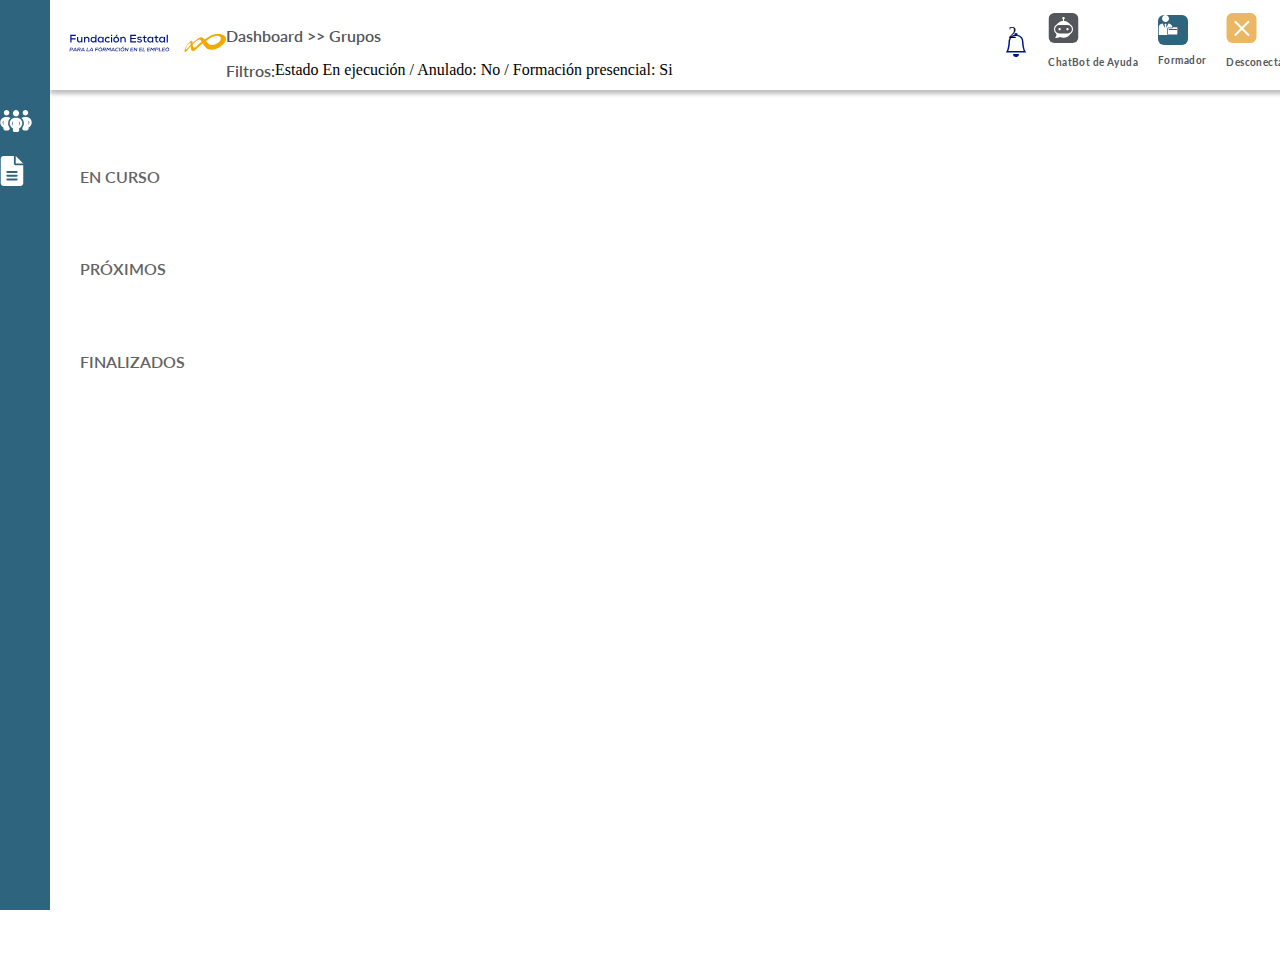
<file: index.html>
<!DOCTYPE html>
<html lang="es">
<head>
    <meta charset="UTF-8">
    <meta name="viewport" content="width=device-width, initial-scale=1.0">
    <title>panel_gestor | Formador</title>
    <link rel="stylesheet" href="assets/css/style.css">
    <link rel="stylesheet" href="https://kendo.cdn.telerik.com/2023.2.621/styles/kendo.default-v2.min.css"/>
    <link href="https://cdn.jsdelivr.net/npm/bootstrap@5.0.2/dist/css/bootstrap.min.css" rel="stylesheet" integrity="sha384-EVSTQN3/azprG1Anm3QDgpJLIm9Nao0Yz1ztcQTwFspd3yD65VohhpuuCOmLASjC" crossorigin="anonymous">
    <link rel="preconnect" href="https://fonts.googleapis.com">
    <link rel="preconnect" href="https://fonts.gstatic.com" crossorigin>
    <link href="https://fonts.googleapis.com/css2?family=Lato:ital,wght@0,100;0,300;0,400;0,700;0,900;1,100;1,300;1,400;1,700;1,900&display=swap" rel="stylesheet">
    <link rel="icon" type="image/x-icon" href="assets/img/favicon.ico">
</head>
<body>
    <header>
        <div class="leftMenu">
            <div class="fundacion d-flex align-items-center justify-content-start m-2 me-3">
                <img src="assets/img/fundacionEstatal.svg" alt="">
                <img src="assets/img/fundacionEstatalLogo.svg" alt="">
            </div>
            <div class="submenu d-flex align-items-start justify-content-center flex-column">
                <div class="breadcrumb">
                    <p>Dashboard >> Grupos</p>
                </div>
                <div class="subheader d-flex align-items-center justify-content-start">
                    <p class="filtros me-1">Filtros:</p><p>Estado En ejecución / Anulado: No / Formación presencial: Si</p>
                </div>
            </div>
        </div>
        <div class="rightMenu d-flex align-items-center justify-content-center m-3">
            <button class="hamburger-btn " aria-controls="hamburger-menu" aria-expanded="false">
                <img src="assets/img/burger-menu-icon.svg" alt="Menu">
            </button>
            <div id="hamburger-menu" class="hamburger-content">
                <div class="bellIcon d-flex align-items-center justify-content-center flex-column mb-3">
                    <img src="assets/img/bellHeader.svg" alt="">
                    <span class="position-absolute top-0 start-100 translate-middle badge rounded-pill bg-danger">2</span>
                </div>
                <div class="chatbotAyuda d-flex align-items-center justify-content-center flex-column">
                    <img src="assets/img/chatbotAyuda.svg" alt="">
                    <p class="mt-2">ChatBot de Ayuda</p>
                </div>
                <div class="usuario d-flex align-items-center justify-content-center flex-column">
                    <div class="usuarioIcono d-flex align-items-center justify-content-center" id="formadorIcon">
                        <img src="assets/img/Layer_1.svg" alt="Icono Formador">
                    </div>
                    <p class="mt-2">Formador</p>
                </div>            
                <div class="desconectarHeader d-flex align-items-center justify-content-center flex-column" id="disconnect">
                    <img src="assets/img/desconectar-header.svg" alt="">
                    <p class="mt-2">Desconectar</p>
                </div>
            </div>
        </div>
    </header>
    <aside>
        <div class="icons d-flex align-items-center justify-content-center flex-column">
            <img src="assets/img/grupos.svg" alt="">
            <img src="assets/img/file.svg" alt="" id="fileIcon">
        </div>
    </aside>
    <main>
        <div class="cards">
            <div class="row">
              <div class="col" id="col1">
                <h5 class="ms-2">EN CURSO</h5>
              </div>
              <div class="col" id="col2">
                <h5 class="ms-2">PRÓXIMOS</h5>
              </div>
              <div class="col" id="col3">
                <h5 class="ms-2">FINALIZADOS</h5>
              </div>
            </div>
          </div>
    </main>
    
    <script src="js/script.js"></script>
    <script src="https://kendo.cdn.telerik.com/2023.2.621/js/jquery.min.js"></script>
    <script src="https://kendo.cdn.telerik.com/2023.2.621/js/kendo.all.min.js"></script>
    <script src="https://cdn.jsdelivr.net/npm/bootstrap@5.0.2/dist/js/bootstrap.bundle.min.js" integrity="sha384-MrcW6ZMFYlzcLA8Nl+NtUVF0sA7MsXsP1UyJoMp4YLEuNSfAP+JcXn/tWtIaxVXM" crossorigin="anonymous"></script>
    <script src="https://ajax.googleapis.com/ajax/libs/jquery/3.6.0/jquery.min.js"></script>
</body>
</html>
</file>
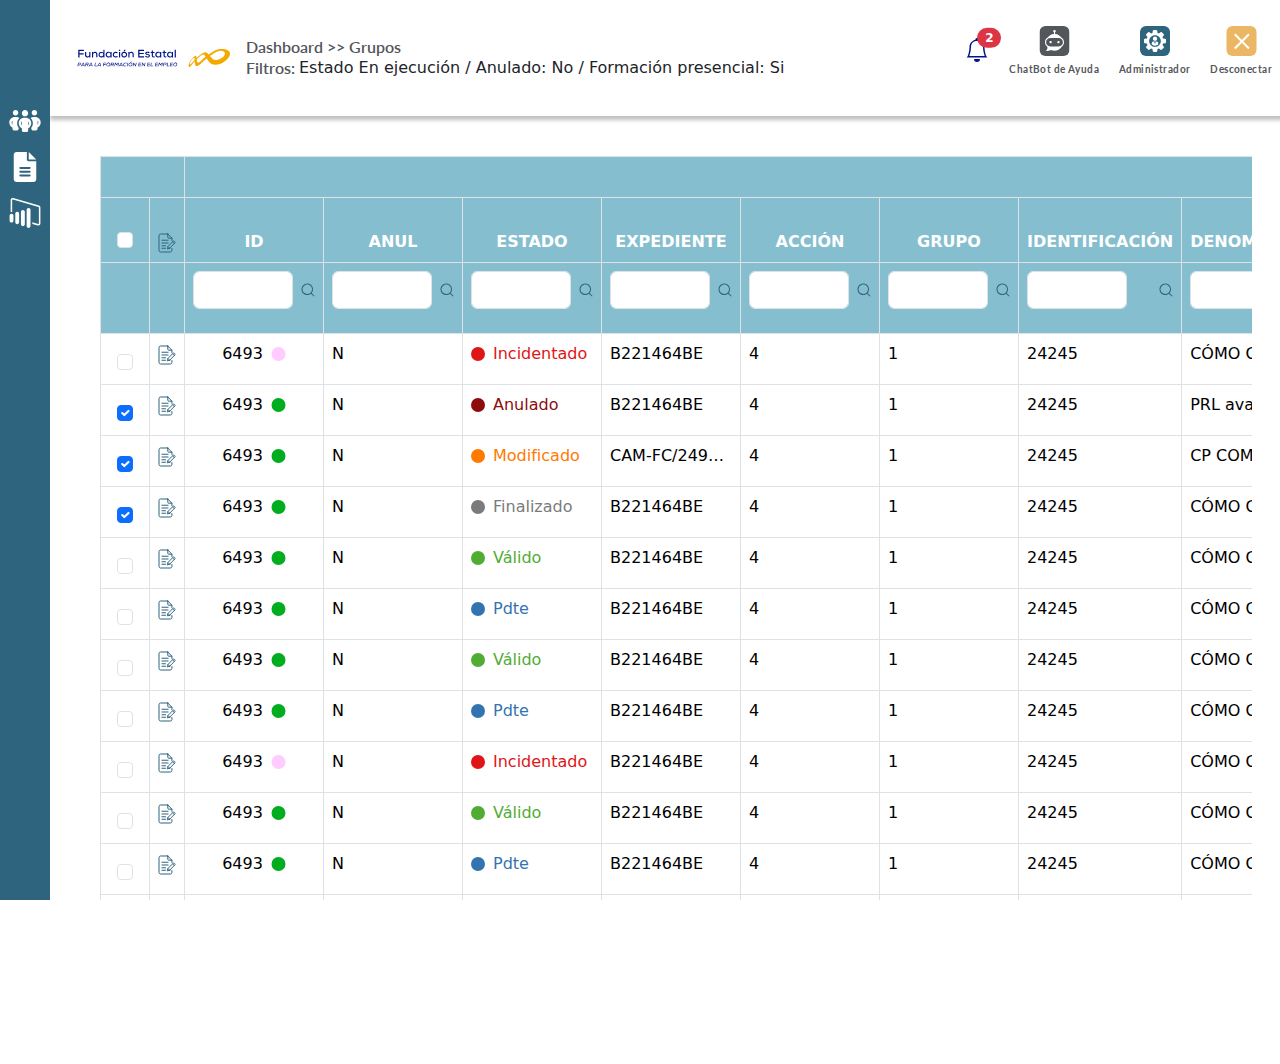
<file: assets/pages/administrador.html>
<!DOCTYPE html>
<html lang="es">
<head>
    <meta charset="UTF-8">
    <meta name="viewport" content="width=device-width, initial-scale=1.0">
    <title>panel_gestor | Administrador</title>
    <link href="https://cdn.jsdelivr.net/npm/bootstrap@5.0.2/dist/css/bootstrap.min.css" rel="stylesheet" integrity="sha384-EVSTQN3/azprG1Anm3QDgpJLIm9Nao0Yz1ztcQTwFspd3yD65VohhpuuCOmLASjC" crossorigin="anonymous">
    <link rel="preconnect" href="https://fonts.googleapis.com">
    <link rel="preconnect" href="https://fonts.gstatic.com" crossorigin>
    <link href="https://fonts.googleapis.com/css2?family=Lato:ital,wght@0,100;0,300;0,400;0,700;0,900;1,100;1,300;1,400;1,700;1,900&display=swap" rel="stylesheet">
    <link href="https://cdn.jsdelivr.net/npm/bootstrap@5.3.0/dist/css/bootstrap.min.css" rel="stylesheet">
    <link rel="stylesheet" href="../css/administrador.css">
    <link rel="icon" type="image/x-icon" href="../img/favicon.ico">
</head>
<body>
    <header class="d-flex align-items-center justify-content-between">
        <div class="leftMenu d-flex align-items-center justify-content-start">
            <div class="fundacion d-flex align-items-center justify-content-start m-2 me-3">
                <img src="../../assets/img/fundacionEstatal.svg" alt="">
                <img src="../../assets/img/fundacionEstatalLogo.svg" alt="">
            </div>
            <div class="submenu d-flex align-items-start justify-content-center flex-column">
                <div class="breadcrumb">
                    <p>Dashboard >> Grupos</p>
                </div>
                <div class="subheader d-flex align-items-center justify-content-start">
                    <p class="filtros me-1">Filtros:</p><p>Estado En ejecución / Anulado: No / Formación presencial: Si</p>
                </div>
            </div>
        </div>
        <div class="rightMenu d-flex align-items-center justify-content-center m-3">
            <button class="hamburger-btn " aria-controls="hamburger-menu" aria-expanded="false">
                <img src="../img/burger-menu-icon.svg" alt="Menu">
            </button>
            <div id="hamburger-menu" class="hamburger-content  flex-row align-items-center">
                <div class="bellIcon d-flex align-items-center justify-content-center flex-column mb-3">
                    <img src="../img/bellHeader.svg" alt="">
                    <span class="position-absolute top-0 start-100 translate-middle badge rounded-pill bg-danger">2</span>
                </div>
                <div class="chatbotAyuda d-flex align-items-center justify-content-center flex-column cp">
                    <img src="../img/chatbotAyuda.svg" alt="">
                    <p class="mt-2">ChatBot de Ayuda</p>
                </div>
                <div class="usuario d-flex align-items-center justify-content-center flex-column" style="cursor: pointer;">
                    <div class="usuarioIcono d-flex align-items-center justify-content-center" id="formadorIcon">
                        <img src="../img/administrador.svg" alt="Icono Formador">
                    </div>
                    <p class="mt-2">Administrador</p>
                </div>       
                <div class="desconectarHeader d-flex align-items-center justify-content-center flex-column" id="disconnect">
                    <img src="../img/desconectar-header.svg" alt="">
                    <p class="mt-2">Desconectar</p>
                </div>
            </div>
        </div>
    </header>
    <aside>
        <div class="icons d-flex align-items-center justify-content-center flex-column">
            <img src="../../assets/img/grupos.svg" alt="" style="cursor: pointer;">
            <img src="../../assets/img/file.svg" alt="" id="fileIcon" style="cursor: pointer;">
            <img src="../../assets/img/estadisticasIcon.svg" alt="" class="mt-3 estadisticasIcon" style="cursor: pointer;">
        </div>
    </aside>
    <main class="contenedor mt-3">
        <div class="tablaPrincipal">
            <table class="table table-bordered">
                <thead>
                    <tr>
                        <th colspan="2"></th>
                        <th colspan="28" class="text-center">IDENTIFICACIÓN</th>
                    </tr>
                    <tr>
                        <th><div class="form-check ms-2 mt-2"><input class="form-check-input" type="checkbox" value=""></div></th>
                        <th><img src="../img/notes.svg" alt="" style="cursor: pointer;"></th>
                        <th>ID</th>
                        <th>ANUL</th>
                        <th>ESTADO</th>
                        <th>EXPEDIENTE</th>
                        <th>ACCIÓN</th>
                        <th>GRUPO</th>
                        <th>IDENTIFICACIÓN</th>
                        <th>DENOMINACIÓN</th>
                        <th>MOD</th>
                        <th>AULA_VIRTUAL</th>
                        <th>HORAS</th>
                        <th>TAGS</th>
                        <th>INICIO</th>
                        <th>FIN</th>
                        <th>SOL</th>
                        <th>TOT</th>
                        <th>INI</th>
                        <th>CERT</th>
                        <th>LOCALIDAD</th>
                        <th>RESPONSABLE</th>
                        <th>CENTRO DE FORMACION</th>
                        <th>SESION CERRADA</th>
                        <th>F CIERRE SES</th>
                        <th>FIRMA APP</th>
                        <th>COMUNICACION</th>
                        <th>ESTADO COMUNICACION</th>
                        <th>COMUNICACION</th>
                        <th>ESTADO</th>
                    </tr>
                    <tr>
                        <th>
                        </th>
                        <th>
                        </th>
                        <th>
                            <div class="mb-3">
                                <div class="searchDiv d-flex align-items-center justify-content-between">
                                    <input type="text" class="form-control me-2" id="search3">
                                    <img src="../img/searchIcon.svg" alt="">
                                </div>
                            </div>
                        </th>
                        <th>
                            <div class="mb-3">
                                <div class="searchDiv d-flex align-items-center justify-content-between">
                                    <input type="text" class="form-control me-2" id="search4">
                                    <img src="../img/searchIcon.svg" alt="">
                                </div>
                            </div>
                        </th>
                        <th>
                            <div class="mb-3">
                                <div class="searchDiv d-flex align-items-center justify-content-between">
                                    <input type="text" class="form-control me-2" id="search5">
                                    <img src="../img/searchIcon.svg" alt="">
                                </div>
                            </div>
                        </th>
                        <th>
                            <div class="mb-3">
                                <div class="searchDiv d-flex align-items-center justify-content-between">
                                    <input type="text" class="form-control me-2" id="search6">
                                    <img src="../img/searchIcon.svg" alt="">
                                </div>
                            </div>
                        </th>
                        <th>
                            <div class="mb-3">
                                <div class="searchDiv d-flex align-items-center justify-content-between">
                                    <input type="text" class="form-control me-2" id="search7">
                                    <img src="../img/searchIcon.svg" alt="">
                                </div>
                            </div>
                        </th>
                        <th>
                            <div class="mb-3">
                                <div class="searchDiv d-flex align-items-center justify-content-between">
                                    <input type="text" class="form-control me-2" id="search8">
                                    <img src="../img/searchIcon.svg" alt="">
                                </div>
                            </div>
                        </th>
                        <th>
                            <div class="mb-3">
                                <div class="searchDiv d-flex align-items-center justify-content-between">
                                    <input type="text" class="form-control me-2" id="search9">
                                    <img src="../img/searchIcon.svg" alt="">
                                </div>
                            </div>
                        </th>
                        <th>
                            <div class="mb-3">
                                <div class="searchDiv d-flex align-items-center justify-content-between">
                                    <input type="text" class="form-control me-2" id="search10">
                                    <img src="../img/searchIcon.svg" alt="">
                                </div>
                            </div>
                        </th>
                        <th>
                            <div class="mb-3">
                                <div class="searchDiv d-flex align-items-center justify-content-between">
                                    <input type="text" class="form-control me-2" id="search11">
                                    <img src="../img/searchIcon.svg" alt="">
                                </div>
                            </div>
                        </th>
                        <th>
                            <div class="mb-3">
                                <div class="searchDiv d-flex align-items-center justify-content-between">
                                    <input type="text" class="form-control me-2" id="search12">
                                    <img src="../img/searchIcon.svg" alt="">
                                </div>
                            </div>
                        </th>
                        <th>
                            <div class="mb-3">
                                <div class="searchDiv d-flex align-items-center justify-content-between">
                                    <input type="text" class="form-control me-2" id="search13">
                                    <img src="../img/searchIcon.svg" alt="">
                                </div>
                            </div>
                        </th>
                        <th>
                            <div class="mb-3">
                                <div class="searchDiv d-flex align-items-center justify-content-between">
                                    <input type="text" class="form-control me-2" id="search14">
                                    <img src="../img/searchIcon.svg" alt="">
                                </div>
                            </div>
                        </th>
                        <th>
                            <div class="mb-3">
                                <div class="searchDiv d-flex align-items-center justify-content-between">
                                    <input type="text" class="form-control me-2" id="search15">
                                    <img src="../img/searchIcon.svg" alt="">
                                </div>
                            </div>
                        </th>
                        <th>
                            <div class="mb-3">
                                <div class="searchDiv d-flex align-items-center justify-content-between">
                                    <input type="text" class="form-control me-2" id="search16">
                                    <img src="../img/searchIcon.svg" alt="">
                                </div>
                            </div>
                        </th>
                        <th>
                            <div class="mb-3">
                                <div class="searchDiv d-flex align-items-center justify-content-between">
                                    <input type="text" class="form-control me-2" id="search17">
                                    <img src="../img/searchIcon.svg" alt="">
                                </div>
                            </div>
                        </th>
                        <th>
                            <div class="mb-3">
                                <div class="searchDiv d-flex align-items-center justify-content-between">
                                    <input type="text" class="form-control me-2" id="search18">
                                    <img src="../img/searchIcon.svg" alt="">
                                </div>
                            </div>
                        </th>
                        <th>
                            <div class="mb-3">
                                <div class="searchDiv d-flex align-items-center justify-content-between">
                                    <input type="text" class="form-control me-2" id="search19">
                                    <img src="../img/searchIcon.svg" alt="">
                                </div>
                            </div>
                        </th>
                        <th>
                            <div class="mb-3">
                                <div class="searchDiv d-flex align-items-center justify-content-between">
                                    <input type="text" class="form-control me-2" id="search20">
                                    <img src="../img/searchIcon.svg" alt="">
                                </div>
                            </div>
                        </th>
                        <th>
                            <div class="mb-3">
                                <div class="searchDiv d-flex align-items-center justify-content-between">
                                    <input type="text" class="form-control me-2" id="search21">
                                    <img src="../img/searchIcon.svg" alt="">
                                </div>
                            </div>
                        </th>
                        <th>
                            <div class="mb-3">
                                <div class="searchDiv d-flex align-items-center justify-content-between">
                                    <input type="text" class="form-control me-2" id="search22">
                                    <img src="../img/searchIcon.svg" alt="">
                                </div>
                            </div>
                        </th>
                        <th>
                            <div class="mb-3">
                                <div class="searchDiv d-flex align-items-center justify-content-between">
                                    <input type="text" class="form-control me-2" id="search23">
                                    <img src="../img/searchIcon.svg" alt="">
                                </div>
                            </div>
                        </th>
                        <th>
                            <div class="mb-3">
                                <div class="searchDiv d-flex align-items-center justify-content-between">
                                    <input type="text" class="form-control me-2" id="search24">
                                    <img src="../img/searchIcon.svg" alt="">
                                </div>
                            </div>
                        </th>
                        <th>
                            <div class="mb-3">
                                <div class="searchDiv d-flex align-items-center justify-content-between">
                                    <input type="text" class="form-control me-2" id="search25">
                                    <img src="../img/searchIcon.svg" alt="">
                                </div>
                            </div>
                        </th>
                        <th>
                            <div class="mb-3">
                                <div class="searchDiv d-flex align-items-center justify-content-between">
                                    <input type="text" class="form-control me-2" id="search26">
                                    <img src="../img/searchIcon.svg" alt="">
                                </div>
                            </div>
                        </th>
                        <th>
                            <div class="mb-3">
                                <div class="searchDiv d-flex align-items-center justify-content-between">
                                    <input type="text" class="form-control me-2" id="search27">
                                    <img src="../img/searchIcon.svg" alt="">
                                </div>
                            </div>
                        </th>
                        <th>
                            <div class="mb-3">
                                <div class="searchDiv d-flex align-items-center justify-content-between">
                                    <input type="text" class="form-control me-2" id="search28">
                                    <img src="../img/searchIcon.svg" alt="">
                                </div>
                            </div>
                        </th>
                        <th>
                            <div class="mb-3">
                                <div class="searchDiv d-flex align-items-center justify-content-between">
                                    <input type="text" class="form-control me-2" id="search29">
                                    <img src="../img/searchIcon.svg" alt="">
                                </div>
                            </div>
                        </th>
                        <th>
                            <div class="mb-3">
                                <div class="searchDiv d-flex align-items-center justify-content-between">
                                    <input type="text" class="form-control me-2" id="search30">
                                    <img src="../img/searchIcon.svg" alt="">
                                </div>
                            </div>
                        </th>
                    </tr>
                </thead>
                <tbody id="tableBody">
                </tbody>
            </table>
        </div>
        <div class="container table-container">
            <table class="table table-bordered" id="dataTable">
                <thead>
                <tr id="tableHeader">
                </tr>
                <tr id="searchHeaderRow">
                </tr>
                </thead>
                <tbody>
                </tbody>
            </table>
        </div>
    </main>
    <div class="offcanvas offcanvas-end" tabindex="-1" id="offcanvasRight" aria-labelledby="offcanvasRightLabel">
        <div class="offcanvas-header d-flex align-items-start justify-content-between flex-column">
            <div class="volverGestor cp mb-4 d-flex align-items-center justify-content-start"><img src="../img/back.svg"><p class="mb-0 ms-2">Volver</p></div>
            <div class="offCanvasHeader d-flex align-items-center justify-content-between w-100">
                <h5 id="offcanvasRightLabel" class="mb-0">Editar / Ver detalle Grupo</h5>
                <div class="closeExpandReduce d-flex align-items-center justify-content-end">
                    <img id="expandReduceIcon" src="../img/expandIcon.svg" alt="" style="cursor: pointer;">
                    <button type="button" class="btn-close text-reset" data-bs-dismiss="offcanvas" aria-label="Close"></button>
                </div>
            </div>
            <div class="offCanvasSubHeader">
                <p>Grupo: (6499) 11 - 1- PRL avanzado en la Oficina</p>
                <div class="horarioAula d-flex align-items-center justify-content-start">
                    <span class="d-flex align-items-center justify-content-start w-100 me-4"><p class="mb-0">(Interno) Horario:</p>L - M de 10:00 - 12:00</span>
                    <div class="form-check aulaVirtual">
                        <input class="form-check-input" type="checkbox" value="" id="flexCheckChecked" checked>
                        <label class="form-check-label" for="flexCheckChecked">
                          Aula virtual
                        </label>
                    </div>
                </div>
                <div class="fechaInicioFin mt-2">
                    <span class="d-flex align-items-center justify-content-start"><p class="mb-1">Fecha inicio y fin:</p>10/2 al 11/3</span>
                </div>
                <div class="sesiones d-flex align-items-center justify-content-start mt-2">
                    <div class="sesionesIco d-flex align-items-center justify-content-start mb-1 me-2">
                        <img src="../img/green-circle-fill-little.svg" alt="">
                        <p class="mb-0 ms-1">Sesiones</p>
                    </div>
                    <div class="sesionesTexto d-flex align-items-center justify-content-start">
                        <p class="mb-0 me-2">0/11 Firmadas</p>
                        <p class="mb-0">23 Restantes</p>
                    </div>
                </div>
            </div>
        </div>
        <div class="offcanvas-body">
            <nav class="nav-wrapper" style="overflow-x: auto; cursor: grab;">
                <div class="nav nav-tabs" id="nav-tab" role="tablist">
                  <button class="nav-link active" id="acciones-tab" data-bs-toggle="tab" data-bs-target="#acciones" type="button" role="tab" aria-controls="acciones" aria-selected="true">ACCIONES</button>
                  <button class="nav-link" id="grupo-tab" data-bs-toggle="tab" data-bs-target="#grupo" type="button" role="tab" aria-controls="grupo" aria-selected="false">GRUPO</button>
                  <button class="nav-link" id="comunicaciones-tab" data-bs-toggle="tab" data-bs-target="#comunicaciones" type="button" role="tab" aria-controls="comunicaciones" aria-selected="false">COMUNICACIONES</button>
                  <button class="nav-link" id="alumnos-tab" data-bs-toggle="tab" data-bs-target="#alumnos" type="button" role="tab" aria-controls="alumnos" aria-selected="false">ALUMNOS</button>
                  <button class="nav-link" id="profesores-tab" data-bs-toggle="tab" data-bs-target="#profesores" type="button" role="tab" aria-controls="profesores" aria-selected="false">PROFESORES</button>
                  <button class="nav-link" id="calendario-tab" data-bs-toggle="tab" data-bs-target="#calendario" type="button" role="tab" aria-controls="calendario" aria-selected="false">CALENDARIO</button>
                  <button class="nav-link" id="asistencia-tab" data-bs-toggle="tab" data-bs-target="#asistencia" type="button" role="tab" aria-controls="asistencia" aria-selected="false"> ASISTENCIA</button>
                  <button class="nav-link" id="cuestionario-tab" data-bs-toggle="tab" data-bs-target="#cuestionario" type="button" role="tab" aria-controls="cuestionario" aria-selected="false">CUESTIONARIO</button>
                  <button class="nav-link" id="incidencias-tab" data-bs-toggle="tab" data-bs-target="#incidencias" type="button" role="tab" aria-controls="incidencias" aria-selected="false">INCIDENCIAS</button>
                  <button class="nav-link" id="to-do-tab" data-bs-toggle="tab" data-bs-target="#to-do" type="button" role="tab" aria-controls="to-do" aria-selected="false">TO-DO</button>
                </div>
              </nav>
              <div class="tab-content">
                <div class="tab-pane fade show active" id="acciones" role="tabpanel" aria-labelledby="acciones-tab">
                    <form action="" class="formAcciones">
                        <div class="formSuperior">
                            <section class="primerForm d-flex align-items-start justify-content-start mt-5">
                                <div class="cuatroSelects w-25 me-4">
                                    <div class="mb-2">
                                        <label for="accionGrupo" class="form-label">Acción o grupo</label>
                                        <div class="selectIcon d-flex align-items-center justify-content-start">
                                            <select class="form-select" id="accionGrupo" required>
                                                <option selected>COML0110 mozo Almacén</option>
                                            </select>
                                            <img src="../img/searchInput.svg" alt="">
                                        </div>
                                    </div>
                                    <div class="mb-2">
                                        <label for="modalidad" class="form-label">Modalidad</label>
                                        <select class="form-select" id="modalidad">
                                            <option>Presencial</option>
                                        </select>
                                    </div>
                                    <div class="mb-2">
                                        <label for="horasTeleformacion" class="form-label">Horas teleformación</label>
                                        <select class="form-select" id="horasTeleformacion">
                                            <option>00</option>
                                        </select>
                                    </div>
                                    <div class="mb-2">
                                        <label for="codigo" class="form-label">Código</label>
                                        <div class="selectIcon d-flex align-items-center justify-content-start">
                                            <select class="form-select" id="codigo">
                                                <option>01</option>
                                            </select>
                                            <img src="../img/searchInput.svg" alt="">
                                        </div>
                                    </div>
                                </div>
                                <div class="dosSelDosInput d-flex align-items-start justify-content-center flex-column w-25">
                                    <div class="mb-2">
                                        <label for="exampleFormControlInput1" class="form-label">Nombre</label>
                                        <input type="text" class="form-control w-100" id="exampleFormControlInput1" value="Nombre">
                                    </div>
                                    <div class="mb-2">
                                        <label for="exampleFormControlInput2" class="form-label">Horas presenciales</label>
                                        <input type="text" class="form-control w-100" id="exampleFormControlInput2" value="5">
                                    </div>
                                    <div class="mb-2">
                                        <label for="expediente" class="form-label">Expediente</label>
                                        <select class="form-select" id="expediente">
                                            <option>Bonificada principal</option>
                                        </select>
                                    </div>
                                    <div class="mb-2">
                                        <label for="grupoDeAccion" class="form-label">Grupo de Acción</label>
                                        <div class="selectIcon d-flex align-items-center justify-content-start">
                                            <select class="form-select" id="grupoDeAccion">
                                                <option>- Seleccionar -</option>
                                            </select>
                                            <img src="../img/searchInput.svg" alt="">
                                        </div>
                                    </div>
                                </div>                            
                            </section>
                            <section class="segundoForm mb-2">
                                <div class="dosSelect d-flex align-items-start justify-content-center flex-column w-25">
                                    <div class="mb-2 w-100">
                                        <label for="nivelFormacion" class="form-label">Nivel de formación</label>
                                        <select class="form-select" id="nivelFormacion">
                                            <option selected>- Seleccionar -</option>
                                            <option>Básico</option>
                                            <option>Superior</option>
                                        </select>
                                    </div>
                                    <div class="mb-2 w-100">
                                        <label for="url" class="form-label">Url</label>
                                        <select class="form-select" id="urlSelect">
                                            <option>https://...</option>
                                        </select>
                                    </div>
                                    <div id="modalContainer"></div>
                                </div>
                            </section>
                            <section class="tercerForm d-flex align-items-start justify-content-start">
                                <div class="tresInput me-4 w-25">
                                    <div class="mb-2">
                                        <label for="exampleFormControlInput3" class="form-label">Usuario</label>
                                        <input type="text" class="form-control w-100" id="exampleFormControlInput3" value="Usuario...">
                                    </div>
                                    <div class="mb-2">
                                        <label for="exampleFormControlInput4" class="form-label">Teléfono</label>
                                        <input type="text" class="form-control w-100" id="exampleFormControlInput4" value="643256343">
                                    </div>
                                    <div class="mb-2">
                                        <label for="exampleFormControlInput5" class="form-label">Aclaraciones conexión</label>
                                        <input type="text" class="form-control w-100" id="exampleFormControlInput5" value="Texto">
                                    </div>
                                </div>
                                <div class="dosInput w-25">
                                    <div class="mb-2">
                                        <label for="exampleFormControlInput6" class="form-label">Password</label>
                                        <input type="password" class="form-control w-100" id="exampleFormControlInput6" value="********">
                                    </div>
                                    <div class="mb-2">
                                        <label for="exampleFormControlInput7" class="form-label">Observaciones</label>
                                        <input type="text" class="form-control w-100" id="exampleFormControlInput7" value="Texto">
                                    </div>
                                </div>
                            </section>
                        </div>
                        <div class="formInferior mt-4">
                            <section class="cuartoForm mt-4 w-75">
                                <div class="mb-3">
                                    <label for="exampleFormControlTextarea1" class="form-label">Objetivos</label>
                                    <textarea class="form-control" id="exampleFormControlTextarea1" rows="3">Texto</textarea>
                                </div>
                                <div class="mb-3">
                                    <label for="exampleFormControlTextarea2" class="form-label">Contenidos</label>
                                    <textarea class="form-control" id="exampleFormControlTextarea2" rows="3">Lorem ipsum dolor sit, amet consectetur adipisicing elit. Delectus neque nemo tempore vel fuga magnam consequuntur voluptates? Voluptatibus blanditiis, ex modi nihil impedit sunt? Perspiciatis possimus pariatur est eum vitae?</textarea>
                                </div>
                            </section>
                        </div>
                    </form>
                    
                </div>
                <div class="tab-pane fade" id="grupo" role="tabpanel" aria-labelledby="grupo-tab">
                    <div class="grupoChat mt-3">
                        <div class="anadirCopiar d-flex align-items-center justify-content-start">
                            <div class="anadirGrupo d-flex align-items-center justify-content-center me-3">
                                <p class="mb-0 me-2">Añadir otro grupo</p>
                                <img src="../img/plusIcon.svg" alt="">
                            </div>
                            <div class="copiarGrupo d-flex align-items-center justify-content-center">
                                <p class="mb-0 me-2">Copiar grupo</p>
                                <img src="../img/plusIcon.svg" alt="">
                            </div>
                        </div>
                        <div class="estadoColor d-flex align-items-center justify-content-start mt-4">
                            <div class="estado me-2">
                                <label for="estado">Estado</label>
                                <div class="custom-select" id="customSelect">
                                    <div class="select-selected">Seleccione... 
                                        <span class="chevron-icon">
                                            <svg xmlns="http://www.w3.org/2000/svg" width="12" height="7" viewBox="0 0 12 7" fill="none">
                                                <path d="M1 1L6 6L11 1" stroke="#428BA9" stroke-linecap="round"/>
                                            </svg>
                                        </span>
                                    </div>                                        
                                    <div class="select-items custom-select-hide">
                                        <div data-value="incidentado"><img src="../img/red-circle-fill-little.svg" alt="" class="me-2"><span style="color: #DF1517;">Incidentado</span></div>
                                        <div data-value="anulado"><img src="../img/darkRed-circle-fill-little.svg" alt="" class="me-2"><span style="color: #8C0C0E;">Anulado</span></div>
                                        <div data-value="modificado"><img src="../img/orange-circle-fill-little.svg" alt="" class="me-2"><span style="color: #FF7A00;">Modificado</span></div>
                                        <div data-value="finalizado"><img src="../img/gray-circle-fill-little.svg" alt="" class="me-2"><span style="color: #7B7B7B;">Finalizado</span></div>
                                        <div data-value="valido"><img src="../img/green-circle-fill-little.svg" alt="" class="me-2"><span style="color: #51AC34;">Válido</span></div>
                                        <div data-value="pdte"><img src="../img/blue-circle-fill-little.svg" alt="" class="me-2"><span style="color: #3374B0;">Pdte</span></div>
                                    </div>
                                </div>
                            </div>
                            <div class="color">
                                <label for="exampleColorInput" class="form-label mb-0">Color</label>
                                <input type="color" class="form-control form-control-color" id="exampleColorInput" value="#F9C200">
                            </div>
                        </div>
                        <div class="subtituloEstadoColor d-flex align-items-center justify-content-start">
                            <p class="mb-0">Ultima modificación: 12/02/23 por Juan Muñoz</p>
                        </div>
                        <p class="foro">Foro</p>
                        <div id="chatContainer">
                            <div id="messages" class="d-flex align-items-end justify-content-end flex-column">
                                <div class="messageContainer d-flex align-items-end justify-content-end">
                                    <div class="messageTitle">
                                        <div>Diego Pérez</div>
                                        <div>11/06/2023 14:17</div>
                                    </div>
                                    <div class="mensajeResponder d-flex align-items-end justify-content-between w-100">
                                        <div class="message">Hola</div>
                                        <div class="responder">Responder</div>
                                    </div>
                                </div>
                                <div class="messageContainer d-flex align-items-end justify-content-end">
                                    <div class="messageTitle">
                                        <div>Diego Pérez</div>
                                        <div>11/06/2023 14:17</div>
                                    </div>
                                    <div class="mensajeResponder d-flex align-items-end justify-content-between w-100">
                                        <div class="message">He subido la factura para pagos, quedan 15 días</div>
                                        <div class="responder">Responder</div>
                                    </div>
                                </div>
                            </div>
                            <form id="messageForm" class="d-flex align-items-center justify-content-start">
                                <div class="input-group d-flex align-items-center justify-content-start">
                                    <input type="text" class="form-control" id="messageInput" autocomplete="off" placeholder="Escriba un nuevo mensaje..." aria-describedby="button-addon2"/>
                                    <button type="submit" class="btn botonAdjuntar" id="button-addon2">Adjuntar</button>
                                </div>
                                <button type="submit" class="btn ms-2 botonEnviar">Enviar</button>
                            </form>
                        </div>
                        <div class="tags mt-4">
                            <p>Tags</p>
                            <div class="tagInput d-flex align-items-center justify-content-between">
                                <div class="pills d-flex align-items-center justify-content-start">
                                    <div class="certificadoProfesional me-2">Certificado Profesional</div>
                                    <div class="telefonica me-2">Telefonica</div>
                                    <div class="ahora me-2">Ahora</div>
                                </div>
                                <div class="add">
                                    <img src="../img/plusIcon.svg" alt="">
                                </div>
                            </div>
                        </div>
                    </div>
                    
                    <div class="grupoForm mt-4">
                        <p>Horario</p>
                        <nav class="nav-wrapper">
                            <div class="nav nav-tabs" id="nav-tab-grupo" role="tablist">
                              <button class="nav-link active" id="nav-presencial-tab" data-bs-toggle="tab" data-bs-target="#nav-presencial" type="button" role="tab" aria-controls="nav-presencial" aria-selected="true">Presencial</button>
                              <button class="nav-link" id="nav-teleformacion-tab" data-bs-toggle="tab" data-bs-target="#nav-teleformacion" type="button" role="tab" aria-controls="nav-teleformacion" aria-selected="false">Teleformación</button>
                              <button class="nav-link" id="nav-aula-virtual-tab" data-bs-toggle="tab" data-bs-target="#nav-aula-virtual" type="button" role="tab" aria-controls="nav-aula-virtual" aria-selected="false">Aula Virtual</button>
                            </div>
                          </nav>
                          <div class="tab-content">
                            <div class="tab-pane fade show active" id="nav-presencial" role="tabpanel" aria-labelledby="nav-presencial-tab">
                                <form action="" class="formGrupoPresencial">
                                    <div class="selectGroup d-flex align-items-center justify-content-start">
                                        <div class="input1 d-flex align-items-start justify-content-start flex-column me-2">
                                            <label class="input-group-text labelFechaInicioGrupo ps-0" for="inputGroupSelectGrupo5">Fecha inicio</label>
                                            <div class="input-group inputGrupoPresencial">
                                                <select class="form-select" id="inputGroupSelectGrupo5">
                                                    <option selected>10/02/2023</option>
                                                </select>
                                                <label class="input-group-text labelFechaInicioGrupo" for="inputGroupSelectGrupo5"><img src="../img/calendarGrupo.svg" alt=""></label>
                                            </div>
                                        </div>
                                        <div class="input2 d-flex align-items-start justify-content-start flex-column me-2">
                                            <label class="input-group-text labelFechaFinGrupo ps-0" for="inputGroupSelectGrupo6">Fecha Fin</label>
                                            <div class="input-group inputGrupoPresencial">
                                                <select class="form-select" id="inputGroupSelectGrupo6">
                                                <option selected>10/02/2023</option>
                                                </select>
                                                <label class="input-group-text labelFechaFinGrupo" for="inputGroupSelectGrupo6"><img src="../img/calendarGrupo.svg" alt=""></label>
                                            </div>
                                        </div>
                                        <div class="input3Y4 d-flex align-items-start justify-content-start">
                                            <div class="input3 d-flex align-items-start justify-content-start flex-column me-2">
                                                <label class="input-group-text labelDesdeGrupo ps-0" for="inputGroupSelectGrupo7">Desde</label>
                                                <div class="input-group inputGrupoPresencial">
                                                    <select class="form-select" id="inputGroupSelectGrupo7">
                                                        <option selected>10:00</option>
                                                    </select>
                                                    <label class="input-group-text labelDesdeGrupo" for="inputGroupSelectGrupo7"><img src="../img/clockIcon.svg" alt=""></label>
                                                </div>
                                            </div>
                                            <div class="input4 d-flex align-items-start justify-content-start flex-column">
                                                <label class="input-group-text labelHastaGrupo ps-0" for="inputGroupSelectGrupo8">Hasta</label>
                                                <div class="input-group inputGrupoPresencial">
                                                    <select class="form-select" id="inputGroupSelectGrupo8">
                                                    <option selected>13:00</option>
                                                    </select>
                                                    <label class="input-group-text labelHastaGrupo" for="inputGroupSelectGrupo8"><img src="../img/clockIcon.svg" alt=""></label>
                                                </div>
                                            </div>
                                        </div>
                                    </div>
                                    <div class="daySelector d-flex align-items-center justify-content-start mt-4">
                                        <div class="lunes me-2">L</div>
                                        <div class="martes me-2">M</div>
                                        <div class="miercoles me-2">X</div>
                                        <div class="jueves me-2">J</div>
                                        <div class="viernes me-2">V</div>
                                        <div class="sabado me-2">S</div>
                                        <div class="domingo me-2">D</div>
                                    </div>
                                    <div class="observacionesGrupo w-50 mt-4">
                                        <label for="observacionesGrupo" class="form-label">Observaciones</label>
                                        <select class="form-select" name="" id="observacionesGrupo">
                                            <option selected>Observaciones</option>
                                        </select>
                                    </div>
                                    <div class="lugarImparticion">
                                        <p>Lugar de imparticion</p>
                                        <div class="lugar w-25">
                                            <label for="lugar">Lugar</label>
                                            <select name="" id="lugar" class="form-select">
                                                <option value="" selected>Innopulse Asesores Tecnológicos</option>
                                            </select>
                                        </div>
                                    </div>
                                    <div class="inputsGrupoForm d-flex align-items-start justify-content-start flex-column">
                                        <div class="inputsTop w-50 d-flex align-items-start justify-content-start me-2">
                                            <div class="inputsTopIzquierda w-100 mt-3">
                                                <label for="localidad" class="form-label">Localidad</label>
                                                <select name="" id="localidad" class="form-select">
                                                    <option value="" selected>Donostia-San Sebastián</option>
                                                </select>
                                                <div class="inputsIzqGrupo1 d-flex align-items-center justify-content-start mt-3">
                                                    <div class="cp d-flex align-items-start justify-content-center flex-column">
                                                        <label for="cp" class="form-label">Codigo postal</label>
                                                        <input class="form-control" id="cp" type="number" value="20001">
                                                    </div>
                                                    <div class="tipoVia d-flex align-items-start justify-content-center flex-column w-100 ms-2">
                                                        <label for="tipoVia" class="form-label">Tipo de vía</label>
                                                        <select name="" id="tipoVia" class="form-select">
                                                            <option value="" selected>Calle</option>
                                                        </select>
                                                    </div>
                                                </div>
                                            </div>
                                            <div class="inputsTopDerecha ms-2 w-100 mt-3">
                                                <label for="provincia" class="form-label">Provincia</label>
                                                <select name="" id="provincia" class="form-select">
                                                    <option value="" selected>GUIPUZCUA</option>
                                                </select>
                                                <label for="direccion" class="form-label mt-3">Dirección</label>
                                                <input class="form-control" id="direccion" type="text" value="Av Libertador 1366">    
                                            </div>
                                        </div>
                                        <div class="inputsBottom w-50 d-flex align-items-start justify-content-start flex-column">
                                            <div class="d-flex align-items-end justify-content-center">
                                                <div class="inputsBottomIzquierda w-100">
                                                    <div class="inputsDerGrupo1 d-flex align-items-center justify-content-start mt-3">
                                                        <div class="numero d-flex align-items-start justify-content-center flex-column me-2">
                                                            <label for="numero" class="form-label">Número</label>
                                                            <input class="form-control" id="numero" type="text" value="8">    
                                                        </div>
                                                        <div class="piso d-flex align-items-start justify-content-center flex-column">
                                                            <label for="piso" class="form-label">Piso</label>
                                                            <input class="form-control" id="piso" type="text" value="4-c">    
                                                        </div>
                                                    </div>
                                                    <label for="contact" class="form-label mt-3">Contacto</label>
                                                    <input class="form-control" id="contact" type="text" value="Carlos Muñoz"> 
                                                    <div class="inputsDerGrupo2 d-flex align-items-center justify-content-start">
                                                        <div class="telefono d-flex align-items-start justify-content-center flex-column w-100 me-2 mt-3">
                                                            <label for="telefono" class="form-label">Teléfono</label>
                                                            <input class="form-control" id="telefono" type="text" value="643256343"> 
                                                        </div>
                                                    </div>
                                                </div>
                                                <div class="inputsBottomDerecha w-100">
                                                    <div class="email d-flex align-items-start justify-content-center flex-column mt-3">
                                                        <label for="email" class="form-label">Email</label>
                                                        <input class="form-control" id="email" type="email" value="cmunoz@email.es"> 
                                                    </div>
                                                </div>
                                            </div>
                                        </div>
                                    </div>
                                </form>
                            </div>
                            <div class="tab-pane fade" id="nav-teleformacion" role="tabpanel" aria-labelledby="nav-teleformacion-tab">...</div>
                            <div class="tab-pane fade" id="nav-aula-virtual" role="tabpanel" aria-labelledby="nav-aula-virtual-tab">
                                <form action="" class="formGrupo">
                                    <div class="selectGroup d-flex align-items-center justify-content-start">
                                        <div class="input1 d-flex align-items-start justify-content-start flex-column">
                                            <label class="input-group-text labelFechaInicioGrupo ps-0" for="inputGroupSelectGrupo5">Fecha inicio</label>
                                            <div class="input-group inputGrupoPresencial">
                                                <select class="form-select" id="inputGroupSelectGrupo5">
                                                    <option selected>10/02/2023</option>
                                                </select>
                                                <label class="input-group-text labelFechaInicioGrupo" for="inputGroupSelectGrupo5"><img src="../img/calendarGrupo.svg" alt=""></label>
                                            </div>
                                        </div>
                                        <div class="input2 d-flex align-items-start justify-content-start flex-column">
                                            <label class="input-group-text labelFechaFinGrupo ps-0" for="inputGroupSelectGrupo6">Fecha Fin</label>
                                            <div class="input-group inputGrupoPresencial">
                                                <select class="form-select" id="inputGroupSelectGrupo6">
                                                <option selected>10/02/2023</option>
                                                </select>
                                                <label class="input-group-text labelFechaFinGrupo" for="inputGroupSelectGrupo6"><img src="../img/calendarGrupo.svg" alt=""></label>
                                            </div>
                                        </div>
                                        <div class="input3 d-flex align-items-start justify-content-start flex-column">
                                            <label class="input-group-text labelDesdeGrupo ps-0" for="inputGroupSelectGrupo7">Desde</label>
                                            <div class="input-group inputGrupoPresencial">
                                                <select class="form-select" id="inputGroupSelectGrupo7">
                                                    <option selected>10:00</option>
                                                </select>
                                                <label class="input-group-text labelDesdeGrupo" for="inputGroupSelectGrupo7"><img src="../img/clockIcon.svg" alt=""></label>
                                            </div>
                                        </div>
                                        <div class="input4 d-flex align-items-start justify-content-start flex-column">
                                            <label class="input-group-text labelHastaGrupo ps-0" for="inputGroupSelectGrupo8">Hasta</label>
                                            <div class="input-group inputGrupoPresencial">
                                                <select class="form-select" id="inputGroupSelectGrupo8">
                                                <option selected>13:00</option>
                                                </select>
                                                <label class="input-group-text labelHastaGrupo" for="inputGroupSelectGrupo8"><img src="../img/clockIcon.svg" alt=""></label>
                                            </div>
                                        </div>
                                    </div>
                                    <div class="daySelector d-flex align-items-center justify-content-start mt-4">
                                        <div class="lunes me-2">L</div>
                                        <div class="martes me-2">M</div>
                                        <div class="miercoles me-2">X</div>
                                        <div class="jueves me-2">J</div>
                                        <div class="viernes me-2">V</div>
                                        <div class="sabado me-2">S</div>
                                        <div class="domingo me-2">D</div>
                                    </div>
                                    <div class="observacionesGrupo w-50">
                                        <label for="observacionesGrupo" class="form-label">Observaciones</label>
                                        <select class="form-select" name="" id="observacionesGrupo">
                                            <option selected>Observaciones</option>
                                        </select>
                                    </div>
                                    <div class="lugarImparticion">
                                        <p>Lugar de imparticion</p>
                                        <div class="urlImparticion w-25">
                                            <label for="urlImparticion">Url</label>
                                            <select name="" id="urlImparticion" class="form-select">
                                                <option value="" selected>https:// ...</option>
                                            </select>
                                        </div>
                                    </div>
                                    <div class="inputsGrupoForm d-flex align-items-start justify-content-start">
                                        <div class="inputsIzquierda w-25 d-flex align-items-start justify-content-start flex-column me-2">
                                            <label for="lugar" class="form-label">Lugar</label>
                                            <input class="form-control" id="lugar" type="text" value="Innopulse Asesores Tecnológicos">
                                            <label for="localidad" class="form-label">Localidad</label>
                                            <input class="form-control" id="localidad" type="text" value="Donostia-San Sebastián">

                                            <label for="contacto" class="form-label">Contacto</label>
                                            <input class="form-control" id="contacto" type="text" value="Carlos Muñoz">
                                            <label for="telefono" class="form-label">Teléfono</label>
                                            <input class="form-control" id="telefono" type="text" value="Carlos Muñoz">
                                        </div>
                                        <div class="inputsDerecha w-25 d-flex align-items-start justify-content-start flex-column">
                                            <label for="provincia" class="form-label">Provincia</label>
                                            <input class="form-control" id="provincia" type="password" value="********">
                                            <label for="direccion" class="form-label">Dirección</label>
                                            <input class="form-control" id="direccion" type="text" value="Texto">
                                        </div>
                                    </div>
                                </form>
                            </div>
                          </div>
                    </div>
                </div>
                <div class="tab-pane fade" id="comunicaciones" role="tabpanel" aria-labelledby="comunicaciones-tab">
                    <table class="table table-bordered tablaComunicaciones mt-5">
                        <thead>
                            <tr>
                                <th>COMUNICACIÓN</th>
                                <th>ESTADO</th>
                                <th>VALIDACIÓN</th>
                                <th>VALIDACIÓN</th>
                            </tr>
                        </thead>
                        <tbody id="tableBodyComunicaciones">
                        </tbody>
                    </table>
                </div>
                <div class="tab-pane fade" id="alumnos" role="tabpanel" aria-labelledby="alumnos-tab">
                    <div class="tablaAlumnosContenedor">
                        <div class="alumnosSearchAdd d-flex align-items-center justify-content-start mt-3">
                            <div class="alumnosSearch me-3 d-flex align-items-center justify-content-center">
                                <p class="mb-0 me-2">Alumnos</p>
                                <img src="../img/searchIcon.svg" style="cursor: pointer;" alt="">
                            </div>
                            <div class="alumnosAdd d-flex align-items-center justify-content-center">
                                <p class="mb-0 me-2">Añadir alumnos</p>
                                <img src="../img/plusIcon.svg" style="cursor: pointer;" alt="">
                            </div>
                        </div>
                        <table class="table table-bordered tablaAlumnos mt-4">
                            <thead>
                                <tr>
                                    <th><div class="form-check"><input class="form-check-input" type="checkbox" value="" id="flexCheckDefaultHeader"></div></th>
                                    <th>App</th>
                                    <th>NIF</th>
                                    <th>Nombre</th>
                                    <th>Apellidos</th>
                                    <th>Email</th>
                                    <th>Estado</th>
                                    <th>Certifica</th>
                                    <th>Finaliza</th>
                                    <th>Inicia</th>
                                    <th>Baja</th>
                                    <th>% Asistencia</th>
                                </tr>
                            </thead>
                            <tbody id="tableBodyAlumnos"></tbody>
                        </table>
                        <div class="botonesAnadirExcelAlumnos d-flex align-items-start justify-content-start flex-column">
                            <button class="btn mb-2">Ver todos los campos</button>
                            <button class="btn">Copiar desde el Excel</button>
                            <p class="mb-0 mt-2 ms-3">o arrastra y suelta el excel aquí</p>
                        </div>
                    </div>
                </div>
                <div class="tab-pane fade" id="profesores" role="tabpanel" aria-labelledby="profesores-tab">
                    <div class="profesoresSearchAdd d-flex align-items-center justify-content-start mt-3">
                        <div class="profesoresSearch me-3 d-flex align-items-center justify-content-center">
                            <p class="mb-0 me-2">Profesores</p>
                            <img src="../img/searchIcon.svg" style="cursor: pointer;" alt="">
                        </div>
                        <div class="profesoresAdd d-flex align-items-center justify-content-center">
                            <p class="mb-0 me-2">Añadir profesores</p>
                            <img src="../img/plusIcon.svg" style="cursor: pointer;" alt="">
                        </div>
                    </div>
                    <div class="tablaProfesoresDiv">
                        <table class="table table-bordered tablaProfesores mt-4">
                            <thead>
                                <tr>
                                    <th><div class="form-check"><input class="form-check-input" type="checkbox" value="" id="flexCheckDefaultHeader"></div></th>
                                    <th></th>
                                    <th>NIF</th>
                                    <th>Nombre</th>
                                    <th>Apellido 1</th>
                                    <th>Apellido 2</th>
                                    <th>Email</th>
                                    <th>Teléfono</th>
                                    <th>Horas</th>
                                    <th>Modalidad</th>
                                    <th>APP</th>
                                </tr>
                            </thead>
                            <tbody id="tableBodyProfesores">
                            </tbody>
                        </table>
                        <div class="botonesAnadirExcel d-flex align-items-start justify-content-start flex-column">
                            <button class="btn mb-2">Añadir más</button>
                            <button class="btn">Copiar desde el Excel</button>
                            <p class="mb-0 mt-2 ms-3">o arrastra y suelta el excel aquí</p>
                        </div>
                    </div>
                </div>
                <div class="tab-pane fade" id="calendario" role="tabpanel" aria-labelledby="calendario-tab">

                    <div class="calendarioIzquierda">
                        <form action="" class="formCalendarioIzquierda">
                            <div class="calendarioTopIzquierda">
                                <div class="selectCalendarioTopIzquierda d-flex align-items-center justify-content-start">
                                    <div class="selectModalidad d-flex align-items-start justify-content-center flex-column me-2">
                                        <label for="modalidad" class="form-label">Modalidad</label>
                                        <select class="form-select" id="modalidad" required>
                                            <option selected>Jornadas de formación presencial</option>
                                        </select>
                                    </div>
                                    <div class="selectHorarioCalendario d-flex align-items-start justify-content-center flex-column w-25">
                                        <label for="horarioCalendario" class="form-label">Horario</label>
                                        <select class="form-select" id="horarioCalendario" required>
                                            <option selected>- Seleccionar -</option>
                                        </select>
                                    </div>
                                </div>
                                <div class="selectFechas d-flex align-items-center justify-content-start">
                                    <div class="selectCalendarioFechaTopIzquierda d-flex align-items-start justify-content-start flex-column w-25">
                                        <label class="input-group-text labelFechaInicioGrupo ps-0" for="selectFechaInicioCalendario">Fecha inicio</label>
                                        <div class="input-group inputGrupoPresencial">
                                            <select class="form-select" id="selectFechaInicioCalendario">
                                                <option selected>10/02/2023</option>
                                            </select>
                                            <label class="input-group-text labelFechaInicioGrupo" for="selectFechaInicioCalendario"><img src="../img/calendarGrupo.svg" alt=""></label>
                                        </div>
                                    </div>
                                    <div class="selectCalendarioFechaTopIzquierda d-flex align-items-start justify-content-start flex-column w-25">
                                        <label class="input-group-text labelFechaFinGrupo ps-0" for="selectFechaFinCalendario">Fecha Fin</label>
                                        <div class="input-group inputGrupoPresencial">
                                            <select class="form-select" id="selectFechaFinCalendario">
                                            <option selected>10/02/2023</option>
                                            </select>
                                            <label class="input-group-text labelFechaFinGrupo" for="selectFechaFinCalendario"><img src="../img/calendarGrupo.svg" alt=""></label>
                                        </div>
                                    </div>
                                </div>
                                <div class="daySelectorCalendario d-flex align-items-center justify-content-start mt-4">
                                    <div class="lunes me-2">L</div>
                                    <div class="martes me-2">M</div>
                                    <div class="miercoles me-2">X</div>
                                    <div class="jueves me-2">J</div>
                                    <div class="viernes me-2">V</div>
                                    <div class="sabado me-2">S</div>
                                    <div class="domingo me-2">D</div>
                                </div>
                            </div>
                            <div class="calendarioBottomDerecha d-flex align-items-start justify-content-between w-100 mt-3">
                                <div class="horarioManana w-100">
                                    <p>Horario mañana</p>
                                    <div class="inputDiasHoras d-flex align-items-start justify-content-center flex-column">
                                        <div class="horarioMananaDesdeHasta w-100 d-flex align-items-center justify-content-start">
                                            <div class="horarioMananaDesde w-100 me-2 d-flex align-items-start justify-content-start flex-column">
                                                <label class="input-group-text labelFechaFinGrupo ps-0" for="selectFechaFinCalendario">Desde</label>
                                                <div class="input-group inputGrupoPresencial">
                                                    <select class="form-select" id="selectFechaFinCalendario">
                                                    <option selected>10:00</option>
                                                    </select>
                                                    <label class="input-group-text labelFechaFinGrupo" for="selectFechaFinCalendario"><img src="../img/clockIcon.svg" alt=""></label>
                                                </div>
                                            </div>
                                            <div class="horarioMananaHasta w-100 d-flex align-items-start justify-content-start flex-column">
                                                <label class="input-group-text labelFechaFinGrupo ps-0" for="selectFechaFinCalendario">Hasta</label>
                                                <div class="input-group inputGrupoPresencial">
                                                    <select class="form-select" id="selectFechaFinCalendario">
                                                    <option selected>12:00</option>
                                                    </select>
                                                    <label class="input-group-text labelFechaFinGrupo" for="selectFechaFinCalendario"><img src="../img/clockIcon.svg" alt=""></label>
                                                </div>
                                            </div>
                                        </div>
                                        <div class="inputDias w-100 d-flex align-items-center justify-content-start">
                                            <div class="mb-2 me-2 w-100">
                                                <label for="inputLectivos" class="form-label">Días lectivos</label>
                                                <input type="text" class="form-control w-100" id="inputLectivos" value="73">
                                            </div>
                                            <div class="mb-2 w-100">
                                                <label for="inputDiasTotales" class="form-label">Días totales</label>
                                                <input type="text" class="form-control w-100" id="inputDiasTotales" value="127">
                                            </div>
                                        </div>
                                        <div class="inputHoras w-100 d-flex align-items-center justify-content-start">
                                            <div class="mb-2 me-2 w-100">
                                                <label for="inputHorasConsumidas" class="form-label">Horas consumidas</label>
                                                <input type="text" class="form-control w-100" id="inputHorasConsumidas" value="511">
                                            </div>
                                            <div class="mb-2 w-100">
                                                <label for="inputHorasTotales" class="form-label">Horas totales</label>
                                                <input type="text" class="form-control w-100" id="inputHorasTotales" value="510">
                                            </div>
                                        </div>
                                    </div>
                                    <div class="textareaResumen">
                                        <div class="mb-3 w-100">
                                            <label for="exampleFormControlTextarea1" class="form-label">Resumen</label>
                                            <textarea class="form-control w-75" id="exampleFormControlTextarea1" rows="3">Lunes 10-2 de 09:00 a 11:00 y de 14:00 a 16:00 y Martes 11-2 de 09:00 a 11:00 y de 14:00 a 16:00</textarea>
                                        </div>
                                    </div>
                                </div>
                                <div class="horarioTarde w-100 ms-2">
                                    <p>Horario tarde</p>
                                    <div class="horarioTardeDesdeHasta w-100 d-flex align-items-center justify-content-start">
                                        <div class="horarioTardeDesde w-100 me-2 d-flex align-items-start justify-content-start flex-column">
                                            <label class="input-group-text labelFechaFinGrupo ps-0" for="selectFechaFinCalendario">Desde</label>
                                            <div class="input-group inputGrupoPresencial">
                                                <select class="form-select" id="selectFechaFinCalendario">
                                                <option selected>14:00</option>
                                                </select>
                                                <label class="input-group-text labelFechaFinGrupo" for="selectFechaFinCalendario"><img src="../img/clockIcon.svg" alt=""></label>
                                            </div>
                                        </div>
                                        <div class="horarioTardeHasta w-100 d-flex align-items-start justify-content-start flex-column">
                                            <label class="input-group-text labelFechaFinGrupo ps-0" for="selectFechaFinCalendario">Hasta</label>
                                            <div class="input-group inputGrupoPresencial">
                                                <select class="form-select" id="selectFechaFinCalendario">
                                                <option selected>16:00</option>
                                                </select>
                                                <label class="input-group-text labelFechaFinGrupo" for="selectFechaFinCalendario"><img src="../img/clockIcon.svg" alt=""></label>
                                            </div>
                                        </div>
                                    </div>
                                    <div class="horasDiferencia w-100">
                                        <div class="mb-2 me-2 w-100">
                                            <label for="inputLectivos" class="form-label">Horas diferencia</label>
                                            <input type="text" class="form-control w-75" id="inputLectivos" value="-1">
                                        </div>
                                    </div>
                                    <div class="descripcionHorarioTarde">
                                        <div class="mb-3 w-100">
                                            <label for="exampleFormControlTextarea1" class="form-label">Descripcion</label>
                                            <textarea class="form-control w-75" id="exampleFormControlTextarea1" rows="3">La sesión de tarde en el aula taller</textarea>
                                        </div>
                                    </div>
                                </div>
                            </div>
                        </form>
                        <div class="botonesCalendarioIzquierda d-flex align-items-center justify-content-start">
                            <button class="btn calcular me-2">Calcular</button>
                            <button class="btn guardar me-2">Guardar</button>
                            <button class="btn calcular me-2">Calcular con Módulos</button>
                            <button class="btn guardarModulos">Guardar con Módulos</button>
                        </div>
                    </div>
                    <div class="calendarioDerecha mt-4">
                        <ul class="nav nav-pills mb-3 calendarioModoTabla" id="pills-tab" role="tablist">
                            <li class="nav-item calendario me-2" role="calendario">
                              <button class="calendarioPill nav-link active" id="pills-calendario-tab" data-bs-toggle="pill" data-bs-target="#pills-calendario" type="button" role="tab" aria-controls="pills-calendario" aria-selected="true">Calendario</button>
                            </li>
                            <li class="nav-item modoTabla" role="Modo Tabla">
                              <button class="modoTablaPill nav-link" id="pills-modo-tabla-tab" data-bs-toggle="pill" data-bs-target="#pills-modo-tabla" type="button" role="tab" aria-controls="pills-modo-tabla" aria-selected="false">Modo Tabla</button>
                            </li>
                            <li class="nav-item verModulos ms-2" role="Ver Modulos">
                              <button class="verModulosPill nav-link" id="pills-ver-modulos-tab" data-bs-toggle="pill" data-bs-target="#pills-ver-modulos" type="button" role="tab" aria-controls="pills-ver-modulos" aria-selected="false">Ver Módulos</button>
                            </li>
                        </ul>
                          <div class="tab-content tabContentCalendarioModoTabla" id="pills-tabContent">
                            <div class="tab-pane fade show active" id="pills-calendario" role="tabpanel" aria-labelledby="pills-calendario-tab">
                                <div class="tablaPillCalendario mt-3">
                                    <div class="tituloTabla d-flex align-items-center justify-content-center mb-3">
                                        <p class="mb-0 me-2 mesAnterior">Enero</p>
                                        <img src="../img/leftDoubleChevronIcon.svg" alt="">
                                        <p class="mb-0 ms-2 me-2 mesActual">Febrero 2023</p>
                                        <img src="../img/rightDoubleChevronIcon.svg" alt="">
                                        <p class="mb-0 ms-2 mesSiguiente">Marzo</p>
                                    </div>
                                    <table class="table table-borderless tablaHorariosCalendario">
                                        <tbody>
                                            <tr>
                                                <td>
                                                    <div class="cell-content">
                                                        <div class="diasFechas d-flex align-items-center justify-content-between">
                                                            <p>Lunes</p>
                                                            <p>01</p>
                                                        </div>
                                                        <div class="boxTabla d-flex align-items-center justify-content-end">
                                                            <div class="additional-content hidden d-flex align-items-center justify-content-center flex-column">
                                                                <div class="d-flex align-items-center justify-content-center">
                                                                    <input type="text" value="09:00" class="me-2 form-control">
                                                                    <p class="mb-0">-</p>
                                                                    <input type="text" value="11:00" class="ms-2 form-control">
                                                                </div>
                                                                <div class="d-flex align-items-center justify-content-center">
                                                                    <input type="text" value="14:00" class="me-2 form-control">
                                                                    <p class="mb-0">-</p>
                                                                    <input type="text" value="16:00" class="ms-2 form-control">
                                                                </div>
                                                            </div>
                                                            <div class="form-check d-flex align-items-end justify-content-end flex-column h-100 pe-2 pb-2">
                                                                <input class="form-check-input" type="checkbox" value="" onclick="toggleCheck(this)">
                                                            </div>
                                                        </div>
                                                    </div>
                                                </td>
                                                <td>
                                                    <div class="cell-content">
                                                        <div class="diasFechas d-flex align-items-center justify-content-between">
                                                            <p>Martes</p>
                                                            <p>02</p>
                                                        </div>
                                                        <div class="boxTabla d-flex align-items-center justify-content-end">
                                                            <div class="additional-content hidden d-flex align-items-center justify-content-center flex-column">
                                                                <div class="d-flex align-items-center justify-content-center">
                                                                    <input type="text" value="09:00" class="me-2 form-control">
                                                                    <p class="mb-0">-</p>
                                                                    <input type="text" value="11:00" class="ms-2 form-control">
                                                                </div>
                                                                <div class="d-flex align-items-center justify-content-center">
                                                                    <input type="text" value="14:00" class="me-2 form-control">
                                                                    <p class="mb-0">-</p>
                                                                    <input type="text" value="16:00" class="ms-2 form-control">
                                                                </div>
                                                            </div>
                                                            <div class="form-check d-flex align-items-end justify-content-end flex-column h-100 pe-2 pb-2">
                                                                <input class="form-check-input" type="checkbox" value="" onclick="toggleCheck(this)">
                                                            </div>
                                                        </div>
                                                    </div>
                                                </td>
                                                <td>
                                                    <div class="cell-content">
                                                        <div class="diasFechas d-flex align-items-center justify-content-between">
                                                            <p>Miércoles</p>
                                                            <p>03</p>
                                                        </div>
                                                        <div class="boxTabla d-flex align-items-center justify-content-end">
                                                            <div class="additional-content hidden d-flex align-items-center justify-content-center flex-column">
                                                                <div class="d-flex align-items-center justify-content-center">
                                                                    <input type="text" value="09:00" class="me-2 form-control">
                                                                    <p class="mb-0">-</p>
                                                                    <input type="text" value="11:00" class="ms-2 form-control">
                                                                </div>
                                                                <div class="d-flex align-items-center justify-content-center">
                                                                    <input type="text" value="14:00" class="me-2 form-control">
                                                                    <p class="mb-0">-</p>
                                                                    <input type="text" value="16:00" class="ms-2 form-control">
                                                                </div>
                                                            </div>
                                                            <div class="form-check d-flex align-items-end justify-content-end flex-column h-100 pe-2 pb-2">
                                                                <input class="form-check-input" type="checkbox" value="" onclick="toggleCheck(this)">
                                                            </div>
                                                        </div>
                                                    </div>
                                                </td>
                                                <td>
                                                    <div class="cell-content">
                                                        <div class="diasFechas d-flex align-items-center justify-content-between">
                                                            <p>Jueves</p>
                                                            <p>04</p>
                                                        </div>
                                                        <div class="boxTabla d-flex align-items-center justify-content-end">
                                                            <div class="additional-content hidden d-flex align-items-center justify-content-center flex-column">
                                                                <div class="d-flex align-items-center justify-content-center">
                                                                    <input type="text" value="09:00" class="me-2 form-control">
                                                                    <p class="mb-0">-</p>
                                                                    <input type="text" value="11:00" class="ms-2 form-control">
                                                                </div>
                                                                <div class="d-flex align-items-center justify-content-center">
                                                                    <input type="text" value="14:00" class="me-2 form-control">
                                                                    <p class="mb-0">-</p>
                                                                    <input type="text" value="16:00" class="ms-2 form-control">
                                                                </div>
                                                            </div>
                                                            <div class="form-check d-flex align-items-end justify-content-end flex-column h-100 pe-2 pb-2">
                                                                <input class="form-check-input" type="checkbox" value="" onclick="toggleCheck(this)">
                                                            </div>
                                                        </div>
                                                    </div>
                                                </td>
                                                <td>
                                                    <div class="cell-content">
                                                        <div class="diasFechas d-flex align-items-center justify-content-between">
                                                            <p>Viernes</p>
                                                            <p>05</p>
                                                        </div>
                                                        <div class="boxTabla d-flex align-items-center justify-content-end">
                                                            <div class="additional-content hidden d-flex align-items-center justify-content-center flex-column">
                                                                <div class="d-flex align-items-center justify-content-center">
                                                                    <input type="text" value="09:00" class="me-2 form-control">
                                                                    <p class="mb-0">-</p>
                                                                    <input type="text" value="11:00" class="ms-2 form-control">
                                                                </div>
                                                                <div class="d-flex align-items-center justify-content-center">
                                                                    <input type="text" value="14:00" class="me-2 form-control">
                                                                    <p class="mb-0">-</p>
                                                                    <input type="text" value="16:00" class="ms-2 form-control">
                                                                </div>
                                                            </div>
                                                            <div class="form-check d-flex align-items-end justify-content-end flex-column h-100 pe-2 pb-2">
                                                                <input class="form-check-input" type="checkbox" value="" onclick="toggleCheck(this)">
                                                            </div>
                                                        </div>
                                                    </div>
                                                </td>
                                                <td>
                                                    <div class="cell-content">
                                                        <div class="diasFechas d-flex align-items-center justify-content-between">
                                                            <p>Sábado</p>
                                                            <p>06</p>
                                                        </div>
                                                        <div class="boxTabla d-flex align-items-center justify-content-end">
                                                            <div class="additional-content hidden d-flex align-items-center justify-content-center flex-column">
                                                                <div class="d-flex align-items-center justify-content-center">
                                                                    <input type="text" value="09:00" class="me-2 form-control">
                                                                    <p class="mb-0">-</p>
                                                                    <input type="text" value="11:00" class="ms-2 form-control">
                                                                </div>
                                                                <div class="d-flex align-items-center justify-content-center">
                                                                    <input type="text" value="14:00" class="me-2 form-control">
                                                                    <p class="mb-0">-</p>
                                                                    <input type="text" value="16:00" class="ms-2 form-control">
                                                                </div>
                                                            </div>
                                                            <div class="form-check d-flex align-items-end justify-content-end flex-column h-100 pe-2 pb-2">
                                                                <input class="form-check-input" type="checkbox" value="" onclick="toggleCheck(this)">
                                                            </div>
                                                        </div>
                                                    </div>
                                                </td>
                                                <td>
                                                    <div class="cell-content">
                                                        <div class="diasFechas d-flex align-items-center justify-content-between">
                                                            <p>Domingo</p>
                                                            <p>07</p>
                                                        </div>
                                                        <div class="boxTabla d-flex align-items-center justify-content-end">
                                                            <div class="additional-content hidden d-flex align-items-center justify-content-center flex-column">
                                                                <div class="d-flex align-items-center justify-content-center">
                                                                    <input type="text" value="09:00" class="me-2 form-control">
                                                                    <p class="mb-0">-</p>
                                                                    <input type="text" value="11:00" class="ms-2 form-control">
                                                                </div>
                                                                <div class="d-flex align-items-center justify-content-center">
                                                                    <input type="text" value="14:00" class="me-2 form-control">
                                                                    <p class="mb-0">-</p>
                                                                    <input type="text" value="16:00" class="ms-2 form-control">
                                                                </div>
                                                            </div>
                                                            <div class="form-check d-flex align-items-end justify-content-end flex-column h-100 pe-2 pb-2">
                                                                <input class="form-check-input" type="checkbox" value="" onclick="toggleCheck(this)">
                                                            </div>
                                                        </div>
                                                    </div>
                                                </td>
                                            </tr>
                                            <tr>
                                                <td>
                                                    <div class="cell-content">
                                                        <div class="diasFechas d-flex align-items-center justify-content-between">
                                                            <p>Lunes</p>
                                                            <p>08</p>
                                                        </div>
                                                        <div class="boxTabla d-flex align-items-center justify-content-end">
                                                            <div class="additional-content hidden d-flex align-items-center justify-content-center flex-column">
                                                                <div class="d-flex align-items-center justify-content-center">
                                                                    <input type="text" value="09:00" class="me-2 form-control">
                                                                    <p class="mb-0">-</p>
                                                                    <input type="text" value="11:00" class="ms-2 form-control">
                                                                </div>
                                                                <div class="d-flex align-items-center justify-content-center">
                                                                    <input type="text" value="14:00" class="me-2 form-control">
                                                                    <p class="mb-0">-</p>
                                                                    <input type="text" value="16:00" class="ms-2 form-control">
                                                                </div>
                                                            </div>
                                                            <div class="form-check d-flex align-items-end justify-content-end flex-column h-100 pe-2 pb-2">
                                                                <input class="form-check-input" type="checkbox" value="" onclick="toggleCheck(this)">
                                                            </div>
                                                        </div>
                                                    </div>
                                                </td>
                                                <td>
                                                    <div class="cell-content">
                                                        <div class="diasFechas d-flex align-items-center justify-content-between">
                                                            <p>Martes</p>
                                                            <p>09</p>
                                                        </div>
                                                        <div class="boxTabla d-flex align-items-center justify-content-end">
                                                            <div class="additional-content hidden d-flex align-items-center justify-content-center flex-column">
                                                                <div class="d-flex align-items-center justify-content-center">
                                                                    <input type="text" value="09:00" class="me-2 form-control">
                                                                    <p class="mb-0">-</p>
                                                                    <input type="text" value="11:00" class="ms-2 form-control">
                                                                </div>
                                                                <div class="d-flex align-items-center justify-content-center">
                                                                    <input type="text" value="14:00" class="me-2 form-control">
                                                                    <p class="mb-0">-</p>
                                                                    <input type="text" value="16:00" class="ms-2 form-control">
                                                                </div>
                                                            </div>
                                                            <div class="form-check d-flex align-items-end justify-content-end flex-column h-100 pe-2 pb-2">
                                                                <input class="form-check-input" type="checkbox" value="" onclick="toggleCheck(this)">
                                                            </div>
                                                        </div>
                                                    </div>
                                                </td>
                                                <td>
                                                    <div class="cell-content">
                                                        <div class="diasFechas d-flex align-items-center justify-content-between">
                                                            <p>Miércoles</p>
                                                            <p>10</p>
                                                        </div>
                                                        <div class="boxTabla d-flex align-items-center justify-content-end">
                                                            <div class="additional-content hidden d-flex align-items-center justify-content-center flex-column">
                                                                <div class="d-flex align-items-center justify-content-center">
                                                                    <input type="text" value="09:00" class="me-2 form-control">
                                                                    <p class="mb-0">-</p>
                                                                    <input type="text" value="11:00" class="ms-2 form-control">
                                                                </div>
                                                                <div class="d-flex align-items-center justify-content-center">
                                                                    <input type="text" value="14:00" class="me-2 form-control">
                                                                    <p class="mb-0">-</p>
                                                                    <input type="text" value="16:00" class="ms-2 form-control">
                                                                </div>
                                                            </div>
                                                            <div class="form-check d-flex align-items-end justify-content-end flex-column h-100 pe-2 pb-2">
                                                                <input class="form-check-input" type="checkbox" value="" onclick="toggleCheck(this)">
                                                            </div>
                                                        </div>
                                                    </div>
                                                </td>
                                                <td>
                                                    <div class="cell-content">
                                                        <div class="diasFechas d-flex align-items-center justify-content-between">
                                                            <p>Jueves</p>
                                                            <p>11</p>
                                                        </div>
                                                        <div class="boxTabla d-flex align-items-center justify-content-end">
                                                            <div class="additional-content hidden d-flex align-items-center justify-content-center flex-column">
                                                                <div class="d-flex align-items-center justify-content-center">
                                                                    <input type="text" value="09:00" class="me-2 form-control">
                                                                    <p class="mb-0">-</p>
                                                                    <input type="text" value="11:00" class="ms-2 form-control">
                                                                </div>
                                                                <div class="d-flex align-items-center justify-content-center">
                                                                    <input type="text" value="14:00" class="me-2 form-control">
                                                                    <p class="mb-0">-</p>
                                                                    <input type="text" value="16:00" class="ms-2 form-control">
                                                                </div>
                                                            </div>
                                                            <div class="form-check d-flex align-items-end justify-content-end flex-column h-100 pe-2 pb-2">
                                                                <input class="form-check-input" type="checkbox" value="" onclick="toggleCheck(this)">
                                                            </div>
                                                        </div>
                                                    </div>
                                                </td>
                                                <td>
                                                    <div class="cell-content">
                                                        <div class="diasFechas d-flex align-items-center justify-content-between">
                                                            <p>Viernes</p>
                                                            <p>12</p>
                                                        </div>
                                                        <div class="boxTabla d-flex align-items-center justify-content-end">
                                                            <div class="additional-content hidden d-flex align-items-center justify-content-center flex-column">
                                                                <div class="d-flex align-items-center justify-content-center">
                                                                    <input type="text" value="09:00" class="me-2 form-control">
                                                                    <p class="mb-0">-</p>
                                                                    <input type="text" value="11:00" class="ms-2 form-control">
                                                                </div>
                                                                <div class="d-flex align-items-center justify-content-center">
                                                                    <input type="text" value="14:00" class="me-2 form-control">
                                                                    <p class="mb-0">-</p>
                                                                    <input type="text" value="16:00" class="ms-2 form-control">
                                                                </div>
                                                            </div>
                                                            <div class="form-check d-flex align-items-end justify-content-end flex-column h-100 pe-2 pb-2">
                                                                <input class="form-check-input" type="checkbox" value="" onclick="toggleCheck(this)">
                                                            </div>
                                                        </div>
                                                    </div>
                                                </td>
                                                <td>
                                                    <div class="cell-content">
                                                        <div class="diasFechas d-flex align-items-center justify-content-between">
                                                            <p>Sábado</p>
                                                            <p>13</p>
                                                        </div>
                                                        <div class="boxTabla d-flex align-items-center justify-content-end">
                                                            <div class="additional-content hidden d-flex align-items-center justify-content-center flex-column">
                                                                <div class="d-flex align-items-center justify-content-center">
                                                                    <input type="text" value="09:00" class="me-2 form-control">
                                                                    <p class="mb-0">-</p>
                                                                    <input type="text" value="11:00" class="ms-2 form-control">
                                                                </div>
                                                                <div class="d-flex align-items-center justify-content-center">
                                                                    <input type="text" value="14:00" class="me-2 form-control">
                                                                    <p class="mb-0">-</p>
                                                                    <input type="text" value="16:00" class="ms-2 form-control">
                                                                </div>
                                                            </div>
                                                            <div class="form-check d-flex align-items-end justify-content-end flex-column h-100 pe-2 pb-2">
                                                                <input class="form-check-input" type="checkbox" value="" onclick="toggleCheck(this)">
                                                            </div>
                                                        </div>
                                                    </div>
                                                </td>
                                                <td>
                                                    <div class="cell-content">
                                                        <div class="diasFechas d-flex align-items-center justify-content-between">
                                                            <p>Domingo</p>
                                                            <p>14</p>
                                                        </div>
                                                        <div class="boxTabla d-flex align-items-center justify-content-end">
                                                            <div class="additional-content hidden d-flex align-items-center justify-content-center flex-column">
                                                                <div class="d-flex align-items-center justify-content-center">
                                                                    <input type="text" value="09:00" class="me-2 form-control">
                                                                    <p class="mb-0">-</p>
                                                                    <input type="text" value="11:00" class="ms-2 form-control">
                                                                </div>
                                                                <div class="d-flex align-items-center justify-content-center">
                                                                    <input type="text" value="14:00" class="me-2 form-control">
                                                                    <p class="mb-0">-</p>
                                                                    <input type="text" value="16:00" class="ms-2 form-control">
                                                                </div>
                                                            </div>
                                                            <div class="form-check d-flex align-items-end justify-content-end flex-column h-100 pe-2 pb-2">
                                                                <input class="form-check-input" type="checkbox" value="" onclick="toggleCheck(this)">
                                                            </div>
                                                        </div>
                                                    </div>
                                                </td>
                                            </tr>
                                            <tr>
                                                <td>
                                                    <div class="cell-content">
                                                        <div class="diasFechas d-flex align-items-center justify-content-between">
                                                            <p>Lunes</p>
                                                            <p>15</p>
                                                        </div>
                                                        <div class="boxTabla d-flex align-items-center justify-content-end">
                                                            <div class="additional-content hidden d-flex align-items-center justify-content-center flex-column">
                                                                <div class="d-flex align-items-center justify-content-center">
                                                                    <input type="text" value="09:00" class="me-2 form-control">
                                                                    <p class="mb-0">-</p>
                                                                    <input type="text" value="11:00" class="ms-2 form-control">
                                                                </div>
                                                                <div class="d-flex align-items-center justify-content-center">
                                                                    <input type="text" value="14:00" class="me-2 form-control">
                                                                    <p class="mb-0">-</p>
                                                                    <input type="text" value="16:00" class="ms-2 form-control">
                                                                </div>
                                                            </div>
                                                            <div class="form-check d-flex align-items-end justify-content-end flex-column h-100 pe-2 pb-2">
                                                                <input class="form-check-input" type="checkbox" value="" onclick="toggleCheck(this)">
                                                            </div>
                                                        </div>
                                                    </div>
                                                </td>
                                                <td>
                                                    <div class="cell-content">
                                                        <div class="diasFechas d-flex align-items-center justify-content-between">
                                                            <p>Martes</p>
                                                            <p>16</p>
                                                        </div>
                                                        <div class="boxTabla d-flex align-items-center justify-content-end">
                                                            <div class="additional-content hidden d-flex align-items-center justify-content-center flex-column">
                                                                <div class="d-flex align-items-center justify-content-center">
                                                                    <input type="text" value="09:00" class="me-2 form-control">
                                                                    <p class="mb-0">-</p>
                                                                    <input type="text" value="11:00" class="ms-2 form-control">
                                                                </div>
                                                                <div class="d-flex align-items-center justify-content-center">
                                                                    <input type="text" value="14:00" class="me-2 form-control">
                                                                    <p class="mb-0">-</p>
                                                                    <input type="text" value="16:00" class="ms-2 form-control">
                                                                </div>
                                                            </div>
                                                            <div class="form-check d-flex align-items-end justify-content-end flex-column h-100 pe-2 pb-2">
                                                                <input class="form-check-input" type="checkbox" value="" onclick="toggleCheck(this)">
                                                            </div>
                                                        </div>
                                                    </div>
                                                </td>
                                                <td>
                                                    <div class="cell-content">
                                                        <div class="diasFechas d-flex align-items-center justify-content-between">
                                                            <p>Miércoles</p>
                                                            <p>17</p>
                                                        </div>
                                                        <div class="boxTabla d-flex align-items-center justify-content-end">
                                                            <div class="additional-content hidden d-flex align-items-center justify-content-center flex-column">
                                                                <div class="d-flex align-items-center justify-content-center">
                                                                    <input type="text" value="09:00" class="me-2 form-control">
                                                                    <p class="mb-0">-</p>
                                                                    <input type="text" value="11:00" class="ms-2 form-control">
                                                                </div>
                                                                <div class="d-flex align-items-center justify-content-center">
                                                                    <input type="text" value="14:00" class="me-2 form-control">
                                                                    <p class="mb-0">-</p>
                                                                    <input type="text" value="16:00" class="ms-2 form-control">
                                                                </div>
                                                            </div>
                                                            <div class="form-check d-flex align-items-end justify-content-end flex-column h-100 pe-2 pb-2">
                                                                <input class="form-check-input" type="checkbox" value="" onclick="toggleCheck(this)">
                                                            </div>
                                                        </div>
                                                    </div>
                                                </td>
                                                <td>
                                                    <div class="cell-content">
                                                        <div class="diasFechas d-flex align-items-center justify-content-between">
                                                            <p>Jueves</p>
                                                            <p>18</p>
                                                        </div>
                                                        <div class="boxTabla d-flex align-items-center justify-content-end">
                                                            <div class="additional-content hidden d-flex align-items-center justify-content-center flex-column">
                                                                <div class="d-flex align-items-center justify-content-center">
                                                                    <input type="text" value="09:00" class="me-2 form-control">
                                                                    <p class="mb-0">-</p>
                                                                    <input type="text" value="11:00" class="ms-2 form-control">
                                                                </div>
                                                                <div class="d-flex align-items-center justify-content-center">
                                                                    <input type="text" value="14:00" class="me-2 form-control">
                                                                    <p class="mb-0">-</p>
                                                                    <input type="text" value="16:00" class="ms-2 form-control">
                                                                </div>
                                                            </div>
                                                            <div class="form-check d-flex align-items-end justify-content-end flex-column h-100 pe-2 pb-2">
                                                                <input class="form-check-input" type="checkbox" value="" onclick="toggleCheck(this)">
                                                            </div>
                                                        </div>
                                                    </div>
                                                </td>
                                                <td>
                                                    <div class="cell-content">
                                                        <div class="diasFechas d-flex align-items-center justify-content-between">
                                                            <p>Viernes</p>
                                                            <p>19</p>
                                                        </div>
                                                        <div class="boxTabla d-flex align-items-center justify-content-end">
                                                            <div class="additional-content hidden d-flex align-items-center justify-content-center flex-column">
                                                                <div class="d-flex align-items-center justify-content-center">
                                                                    <input type="text" value="09:00" class="me-2 form-control">
                                                                    <p class="mb-0">-</p>
                                                                    <input type="text" value="11:00" class="ms-2 form-control">
                                                                </div>
                                                                <div class="d-flex align-items-center justify-content-center">
                                                                    <input type="text" value="14:00" class="me-2 form-control">
                                                                    <p class="mb-0">-</p>
                                                                    <input type="text" value="16:00" class="ms-2 form-control">
                                                                </div>
                                                            </div>
                                                            <div class="form-check d-flex align-items-end justify-content-end flex-column h-100 pe-2 pb-2">
                                                                <input class="form-check-input" type="checkbox" value="" onclick="toggleCheck(this)">
                                                            </div>
                                                        </div>
                                                    </div>
                                                </td>
                                                <td>
                                                    <div class="cell-content">
                                                        <div class="diasFechas d-flex align-items-center justify-content-between">
                                                            <p>Sábado</p>
                                                            <p>20</p>
                                                        </div>
                                                        <div class="boxTabla d-flex align-items-center justify-content-end">
                                                            <div class="additional-content hidden d-flex align-items-center justify-content-center flex-column">
                                                                <div class="d-flex align-items-center justify-content-center">
                                                                    <input type="text" value="09:00" class="me-2 form-control">
                                                                    <p class="mb-0">-</p>
                                                                    <input type="text" value="11:00" class="ms-2 form-control">
                                                                </div>
                                                                <div class="d-flex align-items-center justify-content-center">
                                                                    <input type="text" value="14:00" class="me-2 form-control">
                                                                    <p class="mb-0">-</p>
                                                                    <input type="text" value="16:00" class="ms-2 form-control">
                                                                </div>
                                                            </div>
                                                            <div class="form-check d-flex align-items-end justify-content-end flex-column h-100 pe-2 pb-2">
                                                                <input class="form-check-input" type="checkbox" value="" onclick="toggleCheck(this)">
                                                            </div>
                                                        </div>
                                                    </div>
                                                </td>
                                                <td>
                                                    <div class="cell-content">
                                                        <div class="diasFechas d-flex align-items-center justify-content-between">
                                                            <p>Domingo</p>
                                                            <p>21</p>
                                                        </div>
                                                        <div class="boxTabla d-flex align-items-center justify-content-end">
                                                            <div class="additional-content hidden d-flex align-items-center justify-content-center flex-column">
                                                                <div class="d-flex align-items-center justify-content-center">
                                                                    <input type="text" value="09:00" class="me-2 form-control">
                                                                    <p class="mb-0">-</p>
                                                                    <input type="text" value="11:00" class="ms-2 form-control">
                                                                </div>
                                                                <div class="d-flex align-items-center justify-content-center">
                                                                    <input type="text" value="14:00" class="me-2 form-control">
                                                                    <p class="mb-0">-</p>
                                                                    <input type="text" value="16:00" class="ms-2 form-control">
                                                                </div>
                                                            </div>
                                                            <div class="form-check d-flex align-items-end justify-content-end flex-column h-100 pe-2 pb-2">
                                                                <input class="form-check-input" type="checkbox" value="" onclick="toggleCheck(this)">
                                                            </div>
                                                        </div>
                                                    </div>
                                                </td>
                                            </tr>
                                            <tr>
                                                <td>
                                                    <div class="cell-content">
                                                        <div class="diasFechas d-flex align-items-center justify-content-between">
                                                            <p>Lunes</p>
                                                            <p>22</p>
                                                        </div>
                                                        <div class="boxTabla d-flex align-items-center justify-content-end">
                                                            <div class="additional-content hidden d-flex align-items-center justify-content-center flex-column">
                                                                <div class="d-flex align-items-center justify-content-center">
                                                                    <input type="text" value="09:00" class="me-2 form-control">
                                                                    <p class="mb-0">-</p>
                                                                    <input type="text" value="11:00" class="ms-2 form-control">
                                                                </div>
                                                                <div class="d-flex align-items-center justify-content-center">
                                                                    <input type="text" value="14:00" class="me-2 form-control">
                                                                    <p class="mb-0">-</p>
                                                                    <input type="text" value="16:00" class="ms-2 form-control">
                                                                </div>
                                                            </div>
                                                            <div class="form-check d-flex align-items-end justify-content-end flex-column h-100 pe-2 pb-2">
                                                                <input class="form-check-input" type="checkbox" value="" onclick="toggleCheck(this)">
                                                            </div>
                                                        </div>
                                                    </div>
                                                </td>
                                                <td>
                                                    <div class="cell-content">
                                                        <div class="diasFechas d-flex align-items-center justify-content-between">
                                                            <p>Martes</p>
                                                            <p>23</p>
                                                        </div>
                                                        <div class="boxTabla d-flex align-items-center justify-content-end">
                                                            <div class="additional-content hidden d-flex align-items-center justify-content-center flex-column">
                                                                <div class="d-flex align-items-center justify-content-center">
                                                                    <input type="text" value="09:00" class="me-2 form-control">
                                                                    <p class="mb-0">-</p>
                                                                    <input type="text" value="11:00" class="ms-2 form-control">
                                                                </div>
                                                                <div class="d-flex align-items-center justify-content-center">
                                                                    <input type="text" value="14:00" class="me-2 form-control">
                                                                    <p class="mb-0">-</p>
                                                                    <input type="text" value="16:00" class="ms-2 form-control">
                                                                </div>
                                                            </div>
                                                            <div class="form-check d-flex align-items-end justify-content-end flex-column h-100 pe-2 pb-2">
                                                                <input class="form-check-input" type="checkbox" value="" onclick="toggleCheck(this)">
                                                            </div>
                                                        </div>
                                                    </div>
                                                </td>
                                                <td>
                                                    <div class="cell-content">
                                                        <div class="diasFechas d-flex align-items-center justify-content-between">
                                                            <p>Miércoles</p>
                                                            <p>24</p>
                                                        </div>
                                                        <div class="boxTabla d-flex align-items-center justify-content-end">
                                                            <div class="additional-content hidden d-flex align-items-center justify-content-center flex-column">
                                                                <div class="d-flex align-items-center justify-content-center">
                                                                    <input type="text" value="09:00" class="me-2 form-control">
                                                                    <p class="mb-0">-</p>
                                                                    <input type="text" value="11:00" class="ms-2 form-control">
                                                                </div>
                                                                <div class="d-flex align-items-center justify-content-center">
                                                                    <input type="text" value="14:00" class="me-2 form-control">
                                                                    <p class="mb-0">-</p>
                                                                    <input type="text" value="16:00" class="ms-2 form-control">
                                                                </div>
                                                            </div>
                                                            <div class="form-check d-flex align-items-end justify-content-end flex-column h-100 pe-2 pb-2">
                                                                <input class="form-check-input" type="checkbox" value="" onclick="toggleCheck(this)">
                                                            </div>
                                                        </div>
                                                    </div>
                                                </td>
                                                <td>
                                                    <div class="cell-content">
                                                        <div class="diasFechas d-flex align-items-center justify-content-between">
                                                            <p>Jueves</p>
                                                            <p>25</p>
                                                        </div>
                                                        <div class="boxTabla d-flex align-items-center justify-content-end">
                                                            <div class="additional-content hidden d-flex align-items-center justify-content-center flex-column">
                                                                <div class="d-flex align-items-center justify-content-center">
                                                                    <input type="text" value="09:00" class="me-2 form-control">
                                                                    <p class="mb-0">-</p>
                                                                    <input type="text" value="11:00" class="ms-2 form-control">
                                                                </div>
                                                                <div class="d-flex align-items-center justify-content-center">
                                                                    <input type="text" value="14:00" class="me-2 form-control">
                                                                    <p class="mb-0">-</p>
                                                                    <input type="text" value="16:00" class="ms-2 form-control">
                                                                </div>
                                                            </div>
                                                            <div class="form-check d-flex align-items-end justify-content-end flex-column h-100 pe-2 pb-2">
                                                                <input class="form-check-input" type="checkbox" value="" onclick="toggleCheck(this)">
                                                            </div>
                                                        </div>
                                                    </div>
                                                </td>
                                                <td>
                                                    <div class="cell-content">
                                                        <div class="diasFechas d-flex align-items-center justify-content-between">
                                                            <p>Viernes</p>
                                                            <p>26</p>
                                                        </div>
                                                        <div class="boxTabla d-flex align-items-center justify-content-end">
                                                            <div class="additional-content hidden d-flex align-items-center justify-content-center flex-column">
                                                                <div class="d-flex align-items-center justify-content-center">
                                                                    <input type="text" value="09:00" class="me-2 form-control">
                                                                    <p class="mb-0">-</p>
                                                                    <input type="text" value="11:00" class="ms-2 form-control">
                                                                </div>
                                                                <div class="d-flex align-items-center justify-content-center">
                                                                    <input type="text" value="14:00" class="me-2 form-control">
                                                                    <p class="mb-0">-</p>
                                                                    <input type="text" value="16:00" class="ms-2 form-control">
                                                                </div>
                                                            </div>
                                                            <div class="form-check d-flex align-items-end justify-content-end flex-column h-100 pe-2 pb-2">
                                                                <input class="form-check-input" type="checkbox" value="" onclick="toggleCheck(this)">
                                                            </div>
                                                        </div>
                                                    </div>
                                                </td>
                                                <td>
                                                    <div class="cell-content">
                                                        <div class="diasFechas d-flex align-items-center justify-content-between">
                                                            <p>Sábado</p>
                                                            <p>27</p>
                                                        </div>
                                                        <div class="boxTabla d-flex align-items-center justify-content-end">
                                                            <div class="additional-content hidden d-flex align-items-center justify-content-center flex-column">
                                                                <div class="d-flex align-items-center justify-content-center">
                                                                    <input type="text" value="09:00" class="me-2 form-control">
                                                                    <p class="mb-0">-</p>
                                                                    <input type="text" value="11:00" class="ms-2 form-control">
                                                                </div>
                                                                <div class="d-flex align-items-center justify-content-center">
                                                                    <input type="text" value="14:00" class="me-2 form-control">
                                                                    <p class="mb-0">-</p>
                                                                    <input type="text" value="16:00" class="ms-2 form-control">
                                                                </div>
                                                            </div>
                                                            <div class="form-check d-flex align-items-end justify-content-end flex-column h-100 pe-2 pb-2">
                                                                <input class="form-check-input" type="checkbox" value="" onclick="toggleCheck(this)">
                                                            </div>
                                                        </div>
                                                    </div>
                                                </td>
                                                <td>
                                                    <div class="cell-content">
                                                        <div class="diasFechas d-flex align-items-center justify-content-between">
                                                            <p>Domingo</p>
                                                            <p>28</p>
                                                        </div>
                                                        <div class="boxTabla d-flex align-items-center justify-content-end">
                                                            <div class="additional-content hidden d-flex align-items-center justify-content-center flex-column">
                                                                <div class="d-flex align-items-center justify-content-center">
                                                                    <input type="text" value="09:00" class="me-2 form-control">
                                                                    <p class="mb-0">-</p>
                                                                    <input type="text" value="11:00" class="ms-2 form-control">
                                                                </div>
                                                                <div class="d-flex align-items-center justify-content-center">
                                                                    <input type="text" value="14:00" class="me-2 form-control">
                                                                    <p class="mb-0">-</p>
                                                                    <input type="text" value="16:00" class="ms-2 form-control">
                                                                </div>
                                                            </div>
                                                            <div class="form-check d-flex align-items-end justify-content-end flex-column h-100 pe-2 pb-2">
                                                                <input class="form-check-input" type="checkbox" value="" onclick="toggleCheck(this)">
                                                            </div>
                                                        </div>
                                                    </div>
                                                </td>
                                            </tr>
                                        </tbody>
                                    </table>
                                </div>
                            </div>
                            <div class="tab-pane fade" id="pills-modo-tabla" role="tabpanel" aria-labelledby="pills-modo-tabla-tab">
                                <div class="tablaModoTabla">
                                    <div class="tituloTablaModoTabla d-flex align-items-center justify-content-center mb-3">
                                        <p class="mb-0 me-2 mesAnterior">Enero</p>
                                        <img src="../img/leftDoubleChevronIcon.svg" alt="">
                                        <p class="mb-0 ms-2 me-2 mesActual">Febrero 2023</p>
                                        <img src="../img/rightDoubleChevronIcon.svg" alt="">
                                        <p class="mb-0 ms-2 mesSiguiente">Marzo</p>
                                    </div>
                                    <table class="table table-bordered">
                                        <thead>
                                            <tr class="colspanThModoTabla">
                                                <th colspan="3">ENERO</th>
                                                <th colspan="2">MAÑANA</th>
                                                <th colspan="2">TARDE</th>
                                            </tr>
                                            <tr class="segundoTrModoTabla">
                                                <th>FECHA</th>
                                                <th>DÍA</th>
                                                <th>
                                                    <div class="d-flex align-items-center justify-content-center">
                                                        <div class="me-2">ASIGNACIÓN</div>
                                                        <div style="cursor: pointer;"><img src="../img/notes.svg" alt=""></div>
                                                    </div>
                                                </th>
                                                <th>DESDE</th>
                                                <th>HASTA</th>
                                                <th>DESDE</th>
                                                <th>HASTA</th>
                                            </tr>
                                        </thead>
                                        <tbody id="tableBodyModoTabla"></tbody>
                                    </table>
                                </div>
                            </div>
                            <div class="tab-pane fade" id="pills-ver-modulos" role="tabpanel" aria-labelledby="pills-ver-modulos-tab">
                                <div class="tablaVerModulos">
                                    <table class="table table-bordered">
                                        <thead>
                                            <tr class="primerTrModoTabla">
                                                <th colspan="2">MF0239_2 Operaciones de venta</th>
                                                <th>Consum: 16</th>
                                                <th>Tot: 160,00</th>
                                                <th></th>
                                            </tr>
                                            <tr class="segundoTrModoTabla">
                                                <th colspan="2">< Del  13/07/2023 al 22/08/2023</th>
                                                <th colspan="2">Presencial : 160</th>
                                            </tr>
                                        </thead>
                                        <tbody id="tableBodyVerModulos"></tbody>
                                        <thead>
                                            <tr class="primerTrModoTabla">
                                                <th colspan="2">MF0239_2 Operaciones Auxiliares de venta</th>
                                                <th>Consum: 16</th>
                                                <th>Tot: 160,00</th>
                                                <th></th>
                                            </tr>
                                            <tr class="segundoTrModoTabla">
                                                <th colspan="2">< Del  22/09/2023 al 26/09/2023</th>
                                                <th colspan="2">Presencial : 160</th>
                                            </tr>
                                        </thead>
                                        <tbody id="tableBodyVerModulos2"></tbody>
                                    </table>
                                </div>
                            </div>
                          </div>
                    </div>
                </div>
                <div class="tab-pane fade" id="asistencia" role="tabpanel" aria-labelledby="asistencia-tab">
                    <div class="tablaControlDiv">
                        <table class="table table-striped tablaControl mt-5">
                            <thead>
                                <tr>
                                    <th class="text-center" rowspan="2">ALUMNO</th>
                                    <th class="text-center" rowspan="2">% ASISTENCIA</th>
                                    <th class="text-center" rowspan="2">CERTIFICA</th>
                                    <th class="text-center" colspan="4">10/02/2023  09:00 - 11:00</th>
                                    <th class="text-center" colspan="4">11/02/2023  09:00 - 11:00</th>
                                </tr>
                                <tr>
                                    <th class="text-center">PRESENCIAL</th>
                                    <th class="text-center">ENVÍO ENTRADA</th>
                                    <th class="text-center">FIRMA ENTRADA</th>
                                    <th class="text-center">
                                        <div class="d-flex align-items-center justify-content-center flex-column">
                                            HORAS
                                            <img src="../img/envelopeIcon.svg" class="mt-1">
                                        </div>
                                    </th>
                                    <th class="text-center">PRESENCIAL</th>
                                    <th class="text-center">ENVÍO ENTRADA</th>
                                    <th class="text-center">FIRMA ENTRADA</th>
                                    <th class="text-center">
                                        <div class="d-flex align-items-center justify-content-center flex-column">
                                            HORAS
                                            <img src="../img/envelopeIcon.svg" class="mt-1">
                                        </div>
                                    </th>
                                </tr>
                            </thead>
                            <tbody id="dynamicTableBody"></tbody>
                        </table>
                    </div>
                    
                </div>
                <div class="tab-pane fade" id="cuestionario" role="tabpanel" aria-labelledby="cuestionario-tab">
                    <nav class="nav-wrapper" style="overflow-x: auto; cursor: grab;">
                        <div class="nav nav-tabs" id="nav-tab" role="tablist">
                            <button class="nav-link active" id="nav-alumnos-cuestionario-tab" data-bs-toggle="tab" data-bs-target="#alumnosCuestionario" type="button" role="tab" aria-controls="alumnosCuestionario" aria-selected="true">Alumnos</button>
                            <button class="nav-link" id="nav-profesores-cuestionario-tab" data-bs-toggle="tab" data-bs-target="#profesoresCuestionario" type="button" role="tab" aria-controls="profesoresCuestionario" aria-selected="false">Profesores</button>
                            <button class="nav-link" id="nav-gestores-cuestionario-tab" data-bs-toggle="tab" data-bs-target="#gestoresCuestionario" type="button" role="tab" aria-controls="gestoresCuestionario" aria-selected="false">Gestores</button>
                        </div>
                    </nav>
                    <div class="tab-content" id="nav-tabContent-cuestionario">
                        <div class="tab-pane fade show active mt-5" id="alumnosCuestionario" role="tabpanel" aria-labelledby="nav-alumnos-cuestionario-tab">
                            <div class="tablaCuestionarioAlumnos">
                                <table class="table table-bordered">
                                    <thead>
                                        <tr>
                                            <th class="text-center"></th>
                                            <th class="text-center">Nombre</th>
                                            <th class="text-center">Apellido 1</th>
                                            <th class="text-center">Apellido 2</th>
                                            <th class="text-center">F/A</th>
                                            <th class="text-center">CERT.</th>
                                            <th class="text-center">% ASISTENCIA</th>
                                            <th class="text-center"><div class="d-flex align-items-center justify-content-center"><p class="mb-0 me-2">1</p><img src="../img/searchIcon.svg" alt=""></div></th>
                                            <th class="text-center">CUESTIONARIO DE SATISFACCIÓN</th>
                                            <th class="text-center">CUESTIONARIO FEEDBACK APP</th>
                                        </tr>
                                    </thead>
                                    <tbody id="tbodyCuestionario"></tbody>
                                </table>
                                
                            </div>
                        </div>
                        <div class="tab-pane fade" id="profesoresCuestionario" role="tabpanel" aria-labelledby="nav-profesores-cuestionario-tab">...</div>
                        <div class="tab-pane fade" id="gestoresCuestionario" role="tabpanel" aria-labelledby="nav-gestores-cuestionario-tab">...</div>
                    </div>                    
                </div>
                <div class="tab-pane fade" id="incidencias" role="tabpanel" aria-labelledby="incidencias-tab">
                    <div class="incidenciasTablaDiv mt-5">
                        <table class="table table-bordered">
                            <thead>
                                <tr>
                                    <th class="text-center"><img src="../img/notes.svg"></th>
                                    <th class="text-center">F. INICIO</th>
                                    <th class="text-center">ESTADO</th>
                                    <th class="text-center">ÁREA</th>
                                    <th class="text-center">INCIDENCIA</th>
                                    <th class="text-center">USUARIO INCID.</th>
                                    <th class="text-center">ÁREA INCID.</th>
                                    <th class="text-center">OBSERVACIONES</th>
                                    <th class="text-center">F. RESOL</th>
                                    <th class="text-center">USUARIO RESOL.</th>
                                </tr>
                                <tr>
                                    <th colspan="2"><div class="d-flex align-items-center justify-content-center"><input class="me-2 form-control" type="text"><img src="../img/searchIcon.svg" alt=""></div></th>
                                    <th><div class="d-flex align-items-center justify-content-center"><input class="me-2 form-control" type="text"><img src="../img/searchIcon.svg" alt=""></div></th>
                                    <th><div class="d-flex align-items-center justify-content-center"><input class="me-2 form-control" type="text"><img src="../img/searchIcon.svg" alt=""></div></th>
                                    <th><div class="d-flex align-items-center justify-content-center"><input class="me-2 form-control" type="text"><img src="../img/searchIcon.svg" alt=""></div></th>
                                    <th><div class="d-flex align-items-center justify-content-center"><input class="me-2 form-control" type="text"><img src="../img/searchIcon.svg" alt=""></div></th>
                                    <th><div class="d-flex align-items-center justify-content-center"><input class="me-2 form-control" type="text"><img src="../img/searchIcon.svg" alt=""></div></th>
                                    <th><div class="d-flex align-items-center justify-content-center"><input class="me-2 form-control" type="text"><img src="../img/searchIcon.svg" alt=""></div></th>
                                    <th><div class="d-flex align-items-center justify-content-center"><input class="me-2 form-control" type="text"><img src="../img/searchIcon.svg" alt=""></div></th>
                                    <th><div class="d-flex align-items-center justify-content-center"><input class="me-2 form-control" type="text"><img src="../img/searchIcon.svg" alt=""></div></th>
                                </tr>
                            </thead>
                            <tbody id="tbodyIncidencias"></tbody>
                        </table>
                    </div>
                </div>
                <div class="tab-pane fade" id="to-do" role="tabpanel" aria-labelledby="to-do-tab">
                    <div class="toDoTablaDiv mt-5">
                        <table class="table table-bordered">
                            <thead>
                                <tr>
                                    <th class="notasTitle">NOTAS</th>
                                </tr>
                                <tr>
                                    <th class="notaClass">
                                        <div class="inputClass">
                                            <input type="text" class="form-control" placeholder="Escribir nueva nota, pulsa <Enter> para guardar" value="">
                                        </div>
                                    </th>
                                </tr>
                            </thead>
                            <tbody id="tbodyToDo1"></tbody>
                            <thead>
                                <tr>
                                    <th><div class="verMas d-flex align-items-center justify-content-center"><a>Ver más</a></div></td>
                                </tr>
                                <tr>
                                    <th class="secondTableTitleToDo">
                                        <div class=" d-flex align-items-center justify-content-between flex-row">
                                            <div class="toDoTitleTable">TO-DO</div>
                                            <div class="estadoFechaUsuario d-flex align-items-center justify-content-between flex-row">
                                                <div class="inputEstadoToDo d-flex align-items-center justify-content-center me-2">
                                                    <label for="estadoToDo" class="form-label me-2">Estado</label>
                                                    <select name="" id="estadoToDo" class="form-select">
                                                        <option value="Comunicado" selected>Comunicado</option>
                                                    </select>
                                                </div>
                                                <div class="usuarioToDo d-flex align-items-center justify-content-center me-2">
                                                    <img src="../img/circle-fill-gray.svg" alt="">
                                                </div>
                                                <div class="fechaToDo d-flex align-items-center justify-content-center">
                                                    <img src="../img/clockIcon.svg" alt="">
                                                    <p class="mb-0 me-1">22 Ene</p>
                                                </div>
                                            </div>
                                        </div>
                                    </th>
                                </tr>
                                <tr>
                                    <th>
                                        <nav>
                                            <div class="nav nav-tabs" id="nav-tab" role="tablist">
                                              <button class="nav-link active" id="nav-gestor-to-do-tab" data-bs-toggle="tab" data-bs-target="#nav-gestor-to-do" type="button" role="tab" aria-controls="nav-gestor-to-do" aria-selected="true">Gestor</button>
                                              <button class="nav-link" id="nav-profesor-to-do-tab" data-bs-toggle="tab" data-bs-target="#nav-profesor-to-do" type="button" role="tab" aria-controls="nav-profesor-to-do" aria-selected="false">Profesor</button>
                                              <button class="nav-link" id="nav-responsableGrupo-to-do-tab" data-bs-toggle="tab" data-bs-target="#nav-responsableGrupo-to-do" type="button" role="tab" aria-controls="nav-responsableGrupo-to-do" aria-selected="false">Responsable Grupo</button>
                                              <button class="nav-link" id="nav-todos-to-do-tab" data-bs-toggle="tab" data-bs-target="#nav-todos-to-do" type="button" role="tab" aria-controls="nav-todos-to-do" aria-selected="false">Todos</button>
                                            </div>
                                        </nav>
                                    </th>
                                </tr>
                                <tr>
                                    <th class="thcrearGrupoActualizar">
                                        <div class="crearGrupoActualizar d-flex align-items-center justify-content-between">
                                            <div class="d-flex align-items-center justify-content-start">
                                                <input class="form-check-input me-2" type="checkbox" value="">
                                                <p class="mb-0">Crear grupo y actualizar</p>
                                            </div>
                                            <div style="cursor: pointer;">
                                                <img src="../img/plusGreenIcon.svg" alt="">
                                            </div>
                                        </div>
                                    </th>
                                </tr>
                            </thead>
                            <tbody id="tbodyToDo2"></tbody>
                            <thead>
                                <tr>
                                    <th class="thsolicitudReglas">
                                        <div class="solicitudReglas d-flex align-items-center justify-content-between">
                                            <div class="d-flex align-items-center justify-content-start">
                                                <input class="form-check-input me-2" type="checkbox" value="" checked>
                                                <p class="mb-0">Solicitud reglas</p>
                                            </div>
                                            <div style="cursor: pointer;">
                                                <img src="../img/plusGreenIcon.svg" alt="">
                                            </div>
                                        </div>
                                    </th>
                                </tr>
                            </thead>
                            <tbody id="tbodyToDo3"></tbody>
                            <thead>
                                <tr>
                                    <th class="thcrearLMS">
                                        <div class="crearLMS d-flex align-items-center justify-content-between">
                                            <div class="d-flex align-items-center justify-content-start">
                                                <input class="form-check-input me-2" type="checkbox" value="" checked>
                                                <p class="mb-0">Crear LMS</p>
                                            </div>
                                            <div style="cursor: pointer;">
                                                <img src="../img/plusGreenIcon.svg" alt="">
                                            </div>
                                        </div>
                                    </th>
                                </tr>
                            </thead>
                            <tbody id="tbodyToDo4"></tbody>
                        </table>                        
                    </div>
                </div>
              </div>
        </div>
      </div>

      <!-- Modales -->

      <div class="modal fade" id="urlModal" tabindex="-1" aria-labelledby="modalLabel" aria-hidden="true">
        <div class="modal-dialog modal-xxl">
            <div class="modal-content">
                <div class="modal-header d-flex align-items-center justify-content-center">
                    <h5 class="modal-title">ACCESO SEDE/FUNDAE</h5>
                </div>
                <div class="modal-body">
                    <div class="formacionEjecucion mt-4">
                        <p class="formacionTitle">Formación en ejecución</p>
                        <div class="tablaEjecucion">
                            <table class="table table-bordered">
                                <thead>
                                    <tr>
                                        <th>ACCIÓN FORMATIVA</th>
                                        <th>GRUPO</th>
                                        <th>FECHA INICIO</th>
                                        <th>FECHA FINALIZACIÓN</th>
                                        <th>MODALIDAD</th>
                                        <th>ACCESO</th>
                                        <th>INFORME</th>
                                    </tr>
                                </thead>
                                <tbody id="tableBodyEjecucion">
                                </tbody>
                            </table>
                        </div>
                    </div>
                    <div class="formacionFinalizadas mt-4">
                        <p class="formacionTitle">Formación finalizadas</p>
                        <div class="tablaFinalizadas">
                            <table class="table table-bordered">
                                <thead>
                                    <tr>
                                        <th>ACCIÓN FORMATIVA</th>
                                        <th>GRUPO</th>
                                        <th>FECHA INICIO</th>
                                        <th>FECHA FINALIZACIÓN</th>
                                        <th>MODALIDAD</th>
                                        <th>ACCESO</th>
                                        <th>INFORME</th>
                                    </tr>
                                </thead>
                                <tbody id="tableBodyFinalizadas">
                                </tbody>
                            </table>
                        </div>
                    </div>
                </div>
            </div>
        </div>
    </div>
        <!-- Modal para Teleformación -->
    <div class="modal fade" id="modalTeleformacion" tabindex="-1" aria-labelledby="modalLabelTeleformacion" aria-hidden="true">
        <div class="modal-dialog modal-xl modal-dialog-centered">
            <div class="modal-content">
                <div class="modal-header d-flex align-items-center justify-content-center">
                    <h5 class="modal-title" id="modalLabelTeleformacion">ACCESO SEDE/FUNDAE</h5>
                </div>
                <div class="modal-body">
                    <div class="teleformacion mt-4">
                        <p class="teleformacionTitle">Informe</p>
                        <div class="tablaTeleformacion">
                            <table class="table table-bordered">
                                <thead>
                                    <tr>
                                        <th colspan="4"></th>
                                        <th colspan="2" class="text-center">CONTROL</th>
                                        <th colspan="2" class="text-center">FORO</th>
                                        <th colspan="2" class="text-center">CONEXIONES</th>
                                        <th colspan="2" class="text-center">TEMA 1</th>
                                        <th colspan="4"></th>
                                    </tr>
                                    <tr>
                                        <th>ALUMNO</th>
                                        <th>% ASISTENCIA</th>
                                        <th>TIPO DIPLOMA</th>
                                        <th>CERTIFICA</th>
                                        <th>% CONTENIDOS</th>
                                        <th>TIEMPO TOTAL</th>
                                        <th>EVAL</th>
                                        <th>N° MENSAJES</th>
                                        <th>TIEMPO TOTAL</th>
                                        <th>ACCESO</th>
                                        <th>PRIMERA</th>
                                        <th>ULTIMA</th>
                                        <th>N° TOTAL</th>
                                        <th>PRIMERA</th>
                                        <th>ULTIMA</th>
                                        <th>RESULTADO</th>
                                    </tr>
                                </thead>
                                <tbody id="tableBodyTeleformacion">
                                </tbody>
                            </table>
                        </div>
                    </div>
                </div>
            </div>
        </div>
    </div>

    <!-- Modal para Aul@ Virtual -->
    <div class="modal fade" id="modalAulaVirtual" tabindex="-1" aria-labelledby="modalLabelAulaVirtual" aria-hidden="true">
        <div class="modal-dialog modal-xl modal-dialog-centered">
            <div class="modal-content">
                <div class="modal-header d-flex align-items-center justify-content-center">
                    <h5 class="modal-title" id="modalLabelAulaVirtual">ACCESO SEDE/FUNDAE</h5>
                </div>
                <div class="modal-body">
                    <div class="aulaVirtual mt-4">
                        <p class="aulaVirtualTitle">Informe</p>
                        <div class="tablaAulaVirtual">
                            <table class="table table-bordered">
                                <thead>
                                    <tr>
                                        <th>ACCIÓN FORMATIVA</th>
                                        <th>GRUPO</th>
                                        <th>FECHA INICIO</th>
                                        <th>FECHA FINALIZACIÓN</th>
                                        <th>MODALIDAD</th>
                                        <th>ACCESO</th>
                                        <th>INFORME</th>
                                    </tr>
                                </thead>
                                <tbody id="tableBodyAulaVirtual">
                                </tbody>
                            </table>
                        </div>
                    </div>
                </div>
            </div>
        </div>
    </div>

    <!-- Modal Declaracion Responsable -->

    <div class="modal fade" id="modalDeclaracionResponsable" tabindex="-1" aria-labelledby="modalLabel" aria-hidden="true">
        <div class="modal-dialog modal-lg">
            <div class="modal-content">
                <div class="modal-header">
                    <button type="button" class="btn-close" data-bs-dismiss="modal" aria-label="Close"></button>
                </div>
                <div class="modal-body d-flex align-items-center justify-content-center flex-column">
                    <div class="fundacion d-flex align-items-center justify-content-center m-2 me-3">
                        <img src="../../assets/img/fundacionEstatal.svg" alt="">
                        <img src="../../assets/img/fundacionEstatalLogo.svg" alt="">
                    </div>
                    <img src="../img/declaracionResponsable.png" alt="">
                    <div class="fundacion d-flex align-items-center justify-content-center m-2 me-3">
                        <img src="../../assets/img/fundacionEstatal.svg" alt="">
                        <img src="../../assets/img/fundacionEstatalLogo.svg" alt="">
                    </div>
                </div>
            </div>
        </div>
    </div>

    <!-- Modal Panel Icon Profesores nav tab -->

    <div class="modal fade" id="panelIconModal" tabindex="-1" aria-labelledby="panelIconModalLabel" aria-hidden="true">
        <div class="modal-dialog modal-xl">
            <div class="modal-content">
                <div class="modal-header">
                    <div class="titulo d-flex align-items-start justify-content-center flex-column">
                        <h5 class="modal-title" id="panelIconModalLabel">Panel Diario Formador</h5>
                        <p class="subtitulo">Grupo: (6499) 11 - 1- Acción de contratación</p>
                    </div>
                    <button type="button" class="btn-close" data-bs-dismiss="modal" aria-label="Close"></button>
                </div>
                <div class="modal-body">
                    <div id="tablaPanelIcon" class="mt-5"></div>
                </div>
            </div>
        </div>
    </div>
    

    <script src="https://cdn.jsdelivr.net/npm/bootstrap@5.3.0/dist/js/bootstrap.bundle.min.js"></script>
    <script src="https://ajax.googleapis.com/ajax/libs/jquery/3.6.0/jquery.min.js"></script>
    <script src="https://cdn.jsdelivr.net/npm/bootstrap@5.0.2/dist/js/bootstrap.bundle.min.js" integrity="sha384-MrcW6ZMFYlzcLA8Nl+NtUVF0sA7MsXsP1UyJoMp4YLEuNSfAP+JcXn/tWtIaxVXM" crossorigin="anonymous"></script>
    <script src="../../js/administrador.js"></script>
</body>
</html>
</file>
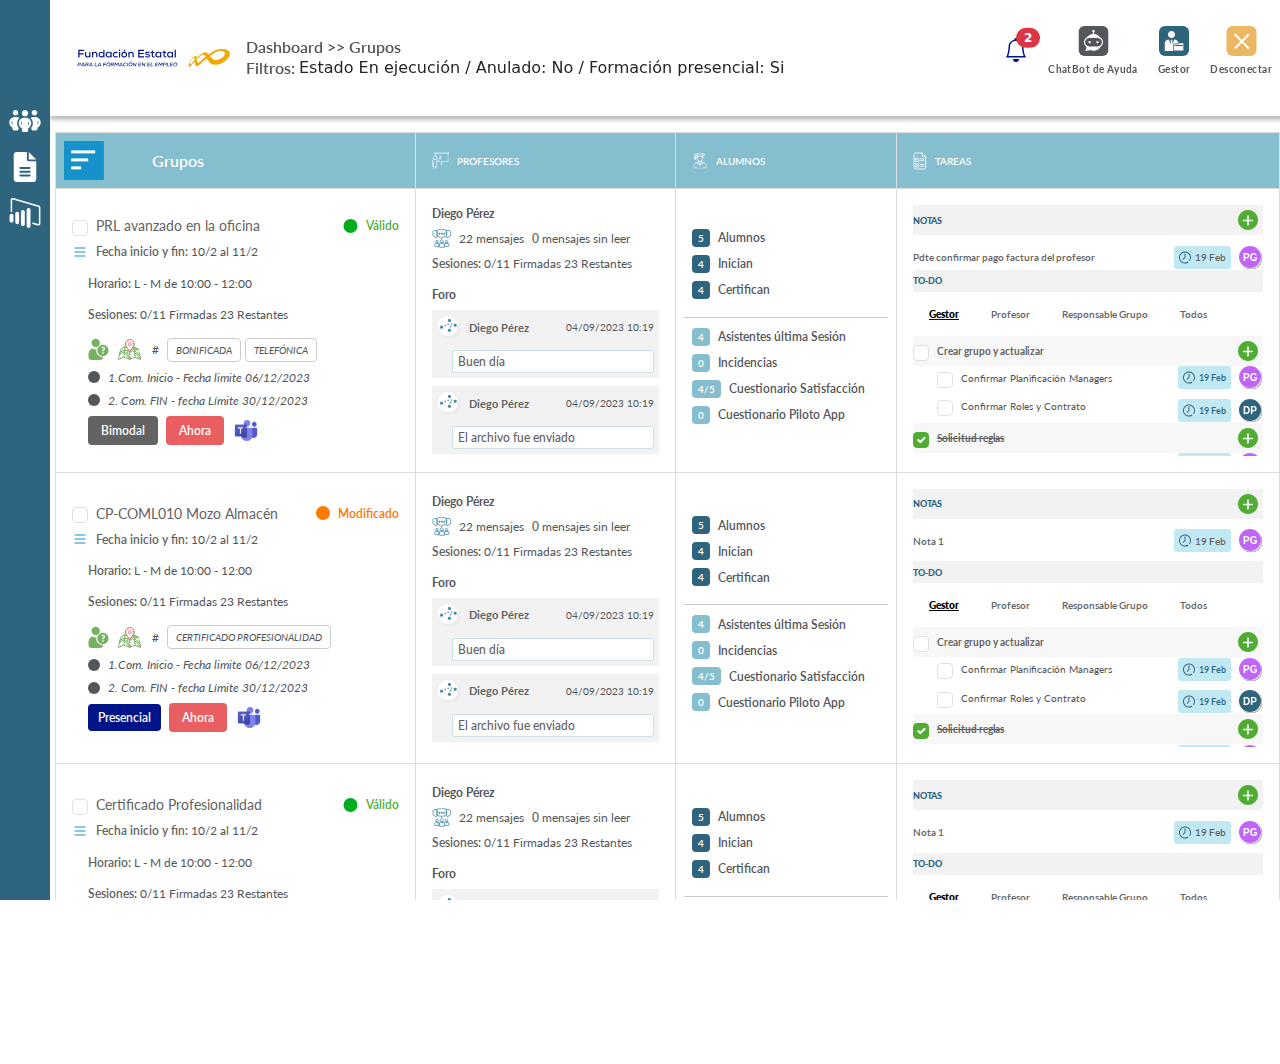
<file: assets/pages/gestor.html>
<!DOCTYPE html>
<html lang="es">
<head>
    <meta charset="UTF-8">
    <meta name="viewport" content="width=device-width, initial-scale=1.0">
    <title>panel_gestor | Gestor</title>
    <link href="https://cdn.jsdelivr.net/npm/bootstrap@5.0.2/dist/css/bootstrap.min.css" rel="stylesheet" integrity="sha384-EVSTQN3/azprG1Anm3QDgpJLIm9Nao0Yz1ztcQTwFspd3yD65VohhpuuCOmLASjC" crossorigin="anonymous">
    <link rel="preconnect" href="https://fonts.googleapis.com">
    <link rel="preconnect" href="https://fonts.gstatic.com" crossorigin>
    <link href="https://fonts.googleapis.com/css2?family=Lato:ital,wght@0,100;0,300;0,400;0,700;0,900;1,100;1,300;1,400;1,700;1,900&display=swap" rel="stylesheet">
    <link href="https://cdn.jsdelivr.net/npm/bootstrap@5.3.0/dist/css/bootstrap.min.css" rel="stylesheet">
    <link rel="stylesheet" href="../css/gestor.css">
    <link rel="icon" type="image/x-icon" href="../img/favicon.ico">
</head>
<body>
    <header>
        <div class="leftMenu d-flex align-items-center justify-content-start">
            <div class="fundacion d-flex align-items-center justify-content-start m-2 me-3">
                <img src="../../assets/img/fundacionEstatal.svg" alt="">
                <img src="../../assets/img/fundacionEstatalLogo.svg" alt="">
            </div>
            <div class="submenu d-flex align-items-start justify-content-center flex-column">
                <div class="breadcrumb">
                    <p>Dashboard >> Grupos</p>
                </div>
                <div class="subheader d-flex align-items-center justify-content-start">
                    <p class="filtros me-1">Filtros:</p><p>Estado En ejecución / Anulado: No / Formación presencial: Si</p>
                </div>
            </div>
        </div>
        <div class="rightMenu d-flex align-items-center justify-content-center m-3">
            <button class="hamburger-btn " aria-controls="hamburger-menu" aria-expanded="false">
                <img src="../img/burger-menu-icon.svg" alt="Menu">
            </button>
            <div id="hamburger-menu" class="hamburger-content  flex-row align-items-center">
                <div class="bellIcon d-flex align-items-center justify-content-center flex-column mb-3">
                    <img src="../img/bellHeader.svg" alt="">
                    <span class="position-absolute top-0 start-100 translate-middle badge rounded-pill bg-danger">2</span>
                </div>
                <div class="chatbotAyuda d-flex align-items-center justify-content-center flex-column">
                    <img src="../img/chatbotAyuda.svg" alt="">
                    <p class="mt-2">ChatBot de Ayuda</p>
                </div>
                <div class="usuario d-flex align-items-center justify-content-center flex-column" style="cursor: pointer;">
                    <div class="usuarioIcono d-flex align-items-center justify-content-center" id="formadorIcon">
                        <img src="../img/gestor.svg" alt="Icono Formador">
                    </div>
                    <p class="mt-2">Gestor</p>
                </div> 
                <div class="desconectarHeader d-flex align-items-center justify-content-center flex-column" id="disconnect">
                    <img src="../img/desconectar-header.svg" alt="">
                    <p class="mt-2">Desconectar</p>
                </div>
            </div>
        </div>
    </header>
    <aside>
        <div class="icons d-flex align-items-center justify-content-center flex-column">
            <img src="../../assets/img/grupos.svg" alt="" style="cursor: pointer;">
            <img src="../../assets/img/file.svg" alt="" id="fileIcon" style="cursor: pointer;">
            <img src="../../assets/img/estadisticasIcon.svg" alt="" class="mt-3 estadisticasIcon" style="cursor: pointer;">
        </div>
    </aside>
    <main class="mt-3">
        <div class="tablaGestor">
            <table class="table-bordered mb-2 me-2 tablaPC">
                <thead>
                    <tr>
                        <th>
                            <div class="gruposTh d-flex align-items-center justify-content-start">
                                <img src="../img/burger-menu-blue-icon.svg" class="me-5 cp" alt="">
                                <p class="mb-0">Grupos</p>
                            </div>
                        </th>
                        <th>
                            <div class="thEstilos d-flex align-items-center justify-content-start ms-2">
                                <img src="../img/profesorIcon.svg" alt="">
                                <p class="mb-0 ms-2">PROFESORES</p>
                            </div>
                        </th>
                        <th>
                            <div class="thEstilos d-flex align-items-center justify-content-start ms-2">
                                <img src="../img/alumnosIcon.svg" alt="">
                                <p class="mb-0 ms-2">ALUMNOS</p>
                            </div>
                        </th>
                        <th>
                            <div class="thEstilos d-flex align-items-center justify-content-start ms-2">
                                <img src="../img/tareas.svg" alt="">
                                <p class="mb-0 ms-2">TAREAS</p>
                            </div>
                        </th>
                    </tr>
                </thead>
                <tbody>
                    <tr>
                        <td>
                            <div class="gruposF1C1 mt-2">
                                <div class="d-flex align-items-start justify-content-start flex-column">
                                    <div class="checkboxEstadoColor w-100 d-flex align-items-center justify-content-between">
                                        <div class="checkboxCelda cp d-flex align-items-center justify-content-start ms-2">
                                            <input class="form-check-input cp" type="checkbox" value="">
                                            <label for="" class="form-label cp mb-0 ms-2 pStrong">PRL avanzado en la oficina</label>
                                        </div>
                                        <div class="estadoColor cp d-flex align-items-center justify-content-end">
                                            <img src="../img/green-circle-fill-little.svg" alt="">
                                            <p class="mb-0 valido ms-2 me-2">Válido</p>
                                        </div>
                                        <div class="custom-select" style="display: none; position: absolute; z-index: 1000;">
                                            <div class="select-items custom-select-hide">
                                                <div class="select-option" data-value="incidentado"><img src="../img/red-circle-fill-little.svg" alt="" class="me-2"><span style="color: #DF1517;">Incidentado</span></div>
                                                <div class="select-option" data-value="anulado"><img src="../img/darkRed-circle-fill-little.svg" alt="" class="me-2"><span style="color: #8C0C0E;">Anulado</span></div>
                                                <div class="select-option" data-value="modificado"><img src="../img/orange-circle-fill-little.svg" alt="" class="me-2"><span style="color: #FF7A00;">Modificado</span></div>
                                                <div class="select-option" data-value="finalizado"><img src="../img/gray-circle-fill-little.svg" alt="" class="me-2"><span style="color: #7B7B7B;">Finalizado</span></div>
                                                <div class="select-option" data-value="valido"><img src="../img/green-circle-fill-little.svg" alt="" class="me-2"><span style="color: #51AC34;">Válido</span></div>
                                                <div class="select-option" data-value="pdte"><img src="../img/blue-circle-fill-little.svg" alt="" class="me-2"><span style="color: #3374B0;">Pdte</span></div>
                                            </div>
                                        </div>

                                    </div>
                                    <div class="fechaHorario">
                                        <div class="fecha-mensajes d-flex align-items-start flex-column justify-content-center">
                                            <div class="fecha d-flex align-items-center justify-content-start mt-2 ms-2">
                                                <img id="iconImage" class="mb-3 me-2 cp" src="../img/burger-menu-icon.svg" alt="">
                                                <p class="pStrong">
                                                    <strong class="strongP">Fecha inicio y fin: </strong> 10/2 al 11/2
                                                </p>
                                            </div>
                                        </div>
                                    </div>
                                    <div class="horarioSesiones ms-4">
                                        <div class="horario">
                                            <p class="pStrong">
                                                <strong class="strongP">Horario: </strong>L - M de 10:00 - 12:00
                                            </p>
                                        </div>
                                        <div class="sesiones cp">
                                            <p class="pStrong"><strong class="strongP">Sesiones: </strong>0/11 Firmadas  23 Restantes</p>
                                        </div>
                                        <div class="iconosEstado d-flex align-items-center justify-content-start">
                                            <div class="iconos d-flex align-items-center justify-content-start">
                                                <img src="../img/user-icon.svg" class="me-2 cp user-icon" alt="">
                                                <img src="../img/maps.svg" class="cp map-icon" alt="">
                                                <p class="hashtag user-select-none">#</p>
                                            </div>
                                            <div class="estado d-flex align-items-center justify-content-start ms-2">
                                                <div class="bonificada me-1 user-select-none cp">BONIFICADA</div>
                                                <div class="telefonica user-select-none cp">TELEFÓNICA</div>
                                            </div>
                                        </div>
                                        <div class="comunicacionInicioFin mt-2">
                                            <div class="comInicio d-flex align-items-center justify-content-start">
                                                <img src="../img/circle-fill-dark-grey.svg" alt="">
                                                <p class="mb-0 ms-2"> 1.Com. Inicio - Fecha limite 06/12/2023</p>
                                            </div>
                                            <div class="comFin d-flex align-items-center justify-content-start mt-2">
                                                <img src="../img/circle-fill-dark-grey.svg" alt="">
                                                <p class="mb-0 ms-2">2. Com. FIN - fecha Límite 30/12/2023</p>
                                            </div>
                                        </div>
                                        <div class="botones d-flex align-items-center justify-content-start mt-2 mb-2">
                                            <button class="btn bimodal me-2">Bimodal</button>
                                            <button class="btn ahora blink">Ahora</button>
                                            <img src="../img/teams-icon.svg" class="ms-2 cp"  id="teams" alt="">
                                        </div>
                                    </div>
                                </div>
                            </div>
                        </td>
                        <td>
                            <div class="profesoresF1C2">
                                <div class="d-flex align-items-start justify-content-start flex-column m-2">
                                    <div class="usuarioProfesores">
                                        <p class="mb-0 usuarioProfesorPrincipal">Diego Pérez</p>
                                    </div>
                                    <div class="mensajesCantidad d-flex align-items-center justify-content-start mb-2 mt-2">
                                        <img src="../img/message-icon.svg" class="me-2 cp" alt="">
                                        <p class="mb-0 me-2 pStrong">22 mensajes</p>
                                        <p class="mb-0 pStrong mensajesSinLeer cp">
                                            <strong class="strongP">0</strong>
                                            mensajes sin leer
                                        </p>
                                    </div>
                                    <div class="sesiones cp">
                                        <p class="pStrong"><strong class="strongP">Sesiones: </strong>0/11 Firmadas  23 Restantes</p>
                                    </div>
                                    <div class="foro w-100 cp">
                                        <p class="mb-2 pStrongest">Foro</p>
                                        <div class="foro1 d-flex align-items-end justify-content-start">
                                            <div class="headerForo1 d-flex align-items-center justify-content-between w-100">
                                                <div class="usuarioForo d-flex align-items-center justify-content-start">
                                                    <img src="../img/usuarioForoIcon.svg" alt="">
                                                    <p class="mb-0 usuarioProfesor ms-2">Diego Pérez</p>
                                                </div>
                                                <div class="fechaHora d-flex align-items-center justify-content-start">
                                                    <p class="mb-0">04/09/2023 10:19</p>
                                                </div>
                                            </div>
                                            <div class="recuadroMensaje">
                                                <input type="text" class="mensajeForo form-control" value="Buen día">
                                            </div>
                                        </div>
                                        <div class="foro2 d-flex align-items-end justify-content-start mt-2">
                                            <div class="headerForo1 d-flex align-items-center justify-content-between w-100">
                                                <div class="usuarioForo d-flex align-items-center justify-content-start">
                                                    <img src="../img/usuarioForoIcon.svg" alt="">
                                                    <p class="mb-0 usuarioProfesor ms-2">Diego Pérez</p>
                                                </div>
                                                <div class="fechaHora d-flex align-items-center justify-content-start">
                                                    <p class="mb-0">04/09/2023 10:19</p>
                                                </div>
                                            </div>
                                            <div class="recuadroMensaje">
                                                <input type="text" class="mensajeForo form-control" value="El archivo fue enviado">
                                            </div>
                                        </div>
                                    </div>
                                </div>
                            </div>
                        </td>
                        <td>
                            <div class="alumnosF1C3">
                                <div class="d-flex align-items-start justify-content-start flex-column">
                                    <div class="primerContador">
                                        <div class="d-flex align-items-center justify-content-start mb-2 user-select-none ms-2">
                                            <div class="contador1 me-2 cp">5</div>
                                            <p class="mb-0 alumnosOpener cp">Alumnos</p>
                                        </div>
                                        <div class="d-flex align-items-center justify-content-start mb-2 user-select-none ms-2">
                                            <div class="contador1 me-2 cp">4</div>
                                            <p class="mb-0">Inician</p>
                                        </div>
                                        <div class="d-flex align-items-center justify-content-start mb-2 user-select-none ms-2">
                                            <div class="contador1 me-2 cp">4</div>
                                            <p class="mb-0">Certifican</p>
                                        </div>
                                    </div>
                                    <div class="segundoContador">
                                        <div class="d-flex align-items-center justify-content-start mb-2 user-select-none ms-2">
                                            <div class="contador2 me-2 cp">4</div>
                                            <p class="mb-0 alumnosOpener cp">Asistentes última Sesión​</p>
                                        </div>
                                        <div class="d-flex align-items-center justify-content-start mb-2 user-select-none ms-2">
                                            <div class="contador2 me-2 cp">0</div>
                                            <p class="mb-0">Incidencias</p>
                                        </div>
                                        <div class="d-flex align-items-center justify-content-start mb-2 user-select-none ms-2">
                                            <div class="contador2 me-2 cp">4/5</div>
                                            <p class="mb-0 cuestionarioSatisfaccion cp">Cuestionario Satisfacción</p>
                                        </div>
                                        <div class="d-flex align-items-center justify-content-start mb-2 user-select-none ms-2">
                                            <div class="contador2 me-2 cp">0</div>
                                            <p class="mb-0">Cuestionario Piloto App</p>
                                        </div>
                                    </div>
                                </div>
                            </div>
                        </td>
                        <td>
                            <div class="tareasF1C4 m-2">
                                <div class="d-flex align-items-start justify-content-start flex-column">
                                    <div class="notasIcono d-flex align-items-start justify-content-start flex-column w-100">
                                        <div class="notasHeader d-flex align-items-center justify-content-between w-100">
                                            <p class="mb-0">NOTAS</p>
                                            <img src="../img/plusGreenIcon.svg" alt="">
                                        </div>
                                        <div class="notasBody d-flex align-items-center justify-content-between w-100">
                                            <p class="mb-0">Pdte confirmar pago factura del profesor</p>
                                            <div class="notasFechaProfesor d-flex align-items-center justify-content-start">
                                                <div class="clockDate user-select-none d-flex align-items-center justify-content-start me-2 me-2">
                                                    <img src="../img/clockIcon.svg" alt="">
                                                    <p class="mb-0 ms-1">19 Feb</p>
                                                </div>
                                                <div class="notasProfesorPG cp">
                                                    <img src="../img/circle-fill-violeta.svg" alt="">
                                                </div>
                                            </div>
                                        </div>
                                    </div>
                                    <div class="toDo w-100">
                                        <div class="toDoHeader d-flex align-items-center justify-content-start">
                                            <p class="mb-0">TO-DO</p>
                                        </div>
                                        <div class="toDoBody">
                                            <div class="tabsToDoBody mt-2 mb-2">
                                                <nav>
                                                    <div class="nav nav-tabs" id="nav-tab" role="tablist">
                                                      <button class="nav-link active" id="nav-gestor-to-do-tab" data-bs-toggle="tab" data-bs-target="#nav-gestor-to-do" type="button" role="tab" aria-controls="nav-gestor-to-do" aria-selected="true">Gestor</button>
                                                      <button class="nav-link" id="nav-profesor-to-do-tab" data-bs-toggle="tab" data-bs-target="#nav-profesor-to-do" type="button" role="tab" aria-controls="nav-profesor-to-do" aria-selected="false">Profesor</button>
                                                      <button class="nav-link" id="nav-responsableGrupo-to-do-tab" data-bs-toggle="tab" data-bs-target="#nav-responsableGrupo-to-do" type="button" role="tab" aria-controls="nav-responsableGrupo-to-do" aria-selected="false">Responsable Grupo</button>
                                                      <button class="nav-link" id="nav-todos-to-do-tab" data-bs-toggle="tab" data-bs-target="#nav-todos-to-do" type="button" role="tab" aria-controls="nav-todos-to-do" aria-selected="false">Todos</button>
                                                    </div>
                                                </nav>
                                            </div>
                                            <div class="checkboxesToDo">
                                                <div class="checkboxCrearGrupo d-flex align-items-center justify-content-between">
                                                    <div class="checkboxCrearGrupoyActualizar d-flex align-items-center justify-content-start">
                                                        <input class="form-check-input cp me-2" id="crarGrupo" type="checkbox" value="">
                                                        <label for="crarGrupo">Crear grupo y actualizar</label>
                                                    </div>
                                                    <img src="../img/plusGreenIcon.svg" alt="">
                                                </div>
                                                <div class="checkboxConfirmarPlanificacion d-flex align-items-center justify-content-between ms-4">
                                                    <div class="d-flex align-items-center justify-content-start">
                                                        <input class="form-check-input cp me-2" id="confirmarPlanificacion1" type="checkbox" value="">
                                                        <label for="confirmarPlanificacion1">Confirmar Planificación Managers</label>
                                                    </div>
                                                    <div class="d-flex align-items-center justify-content-start">
                                                        <div class="clockDate user-select-none d-flex align-items-center justify-content-start me-2">
                                                            <img src="../img/clockIcon.svg" alt="">
                                                            <p class="mb-0 ms-1">19 Feb</p>
                                                        </div>
                                                        <div class="notasProfesorPG cp">
                                                            <img src="../img/circle-fill-violeta.svg" alt="">
                                                        </div>
                                                    </div>
                                                </div>
                                                <div class="checkboxConfirmarRoles d-flex align-items-center justify-content-between ms-4">
                                                    <div class="d-flex align-items-center justify-content-start">
                                                        <input class="form-check-input cp me-2" id="confirmarRolesYContrato1" type="checkbox" value="">
                                                        <label for="confirmarRolesYContrato1">Confirmar Roles y Contrato</label>
                                                    </div>
                                                    <div class="d-flex align-items-center justify-content-start mt-2">
                                                        <div class="clockDate user-select-none d-flex align-items-center justify-content-start me-2">
                                                            <img src="../img/clockIcon.svg" alt="">
                                                            <p class="mb-0 ms-1">19 Feb</p>
                                                        </div>
                                                        <div class="notasProfesorDP cp">
                                                            <img src="../img/circle-fill-azul.svg" alt="">
                                                        </div>
                                                    </div>
                                                </div>
                                                <div class="checkboxSolicitudReglas d-flex align-items-center justify-content-between">
                                                    <div class="d-flex align-items-center justify-content-start">
                                                        <input class="form-check-input cp me-2" id="solicitudReglas1" type="checkbox" value="" checked>
                                                        <label for="solicitudReglas1">Solicitud reglas</label>
                                                    </div>
                                                    <img src="../img/plusGreenIcon.svg" alt="">
                                                </div>
                                                <div class="checkboxPedirFactura d-flex align-items-center justify-content-between ms-4">
                                                    <div class="d-flex align-items-center justify-content-start">
                                                        <input class="form-check-input cp me-2" id="pedirFactura1" type="checkbox" value="" checked>
                                                        <label for="pedirFactura1">Pedir Factura Profes</label>
                                                    </div>
                                                    <div class="d-flex align-items-center justify-content-start">
                                                        <div class="clockDate user-select-none d-flex align-items-center justify-content-start me-2">
                                                            <img src="../img/clockIcon.svg" alt="">
                                                            <p class="mb-0 ms-1">19 Feb</p>
                                                        </div>
                                                        <div class="notasProfesorPG cp">
                                                            <img src="../img/circle-fill-violeta.svg" alt="">
                                                        </div>
                                                    </div>
                                                </div>
                                                <div class="checkboxConfirmarPlanificacion2 d-flex align-items-center justify-content-between ms-4">
                                                    <div class="d-flex align-items-center justify-content-start">
                                                        <input class="form-check-input cp me-2" id="confirmarPlanificacion2" type="checkbox" value="" checked>
                                                        <label for="confirmarPlanificacion2">Confirmar Planificación Managers</label>
                                                    </div>
                                                    <div class="d-flex align-items-center justify-content-start mt-2">
                                                        <div class="clockDate user-select-none d-flex align-items-center justify-content-start me-2">
                                                            <img src="../img/clockIcon.svg" alt="">
                                                            <p class="mb-0 ms-1">19 Feb</p>
                                                        </div>
                                                        <div class="notasProfesorPG cp">
                                                            <img src="../img/circle-fill-violeta.svg" alt="">
                                                        </div>
                                                    </div>
                                                </div>
                                                <div class="checkboxLMS d-flex align-items-center justify-content-between">
                                                    <div class="checkboxCrearLMS d-flex align-items-center justify-content-start">
                                                        <input class="form-check-input cp me-2" id="crearLMS" type="checkbox" value="">
                                                        <label for="crearLMS">Crear LMS</label>
                                                    </div>
                                                    <img src="../img/plusGreenIcon.svg" alt="">
                                                </div>
                                                <div class="checkboxConfirmarRoles2 d-flex align-items-center justify-content-between ms-4">
                                                    <div class="d-flex align-items-center justify-content-start">
                                                        <input class="form-check-input cp me-2" id="confirmarRoles2" type="checkbox" value="">
                                                        <label for="confirmarRoles2">Confirmar Roles y Contrato</label>
                                                    </div>
                                                    <div class="d-flex align-items-center justify-content-start">
                                                        <div class="clockDateEnero d-flex align-items-center justify-content-start me-2">
                                                            <img src="../img/clockIconWhite.svg" alt="">
                                                            <p class="mb-0 ms-1">15 Ene</p>
                                                        </div>
                                                        <div class="notasProfesorPG cp">
                                                            <img src="../img/circle-fill-violeta.svg" alt="">
                                                        </div>
                                                    </div>
                                                </div>
                                                <div class="checkboxCrearLMS d-flex align-items-center justify-content-between ms-4">
                                                    <div class="d-flex align-items-center justify-content-start">
                                                        <input class="form-check-input cp me-2" id="pedirFactura2" type="checkbox" value="">
                                                        <label for="pedirFactura2">Pedir Factura Profes</label>
                                                    </div>
                                                    <div class="d-flex align-items-center justify-content-start mt-2">
                                                        <div class="clockDateEnero d-flex align-items-center justify-content-start me-2">
                                                            <img src="../img/clockIconWhite.svg" alt="">
                                                            <p class="mb-0 ms-1">15 Ene</p>
                                                        </div>
                                                        <div class="notasProfesorDP cp">
                                                            <img src="../img/circle-fill-azul.svg" alt="">
                                                        </div>
                                                    </div>
                                                </div>
                                            </div>
                                        </div>
                                    </div>
                                </div>
                            </div>
                        </td>
                    </tr>
                    <tr>
                        <td>
                            <div class="gruposF2C1 mt-2">
                                <div class="d-flex align-items-start justify-content-start flex-column">
                                    <div class="checkboxEstadoColor w-100 d-flex align-items-center justify-content-between">
                                        <div class="checkboxCelda cp d-flex align-items-center justify-content-start ms-2">
                                            <input class="form-check-input cp" type="checkbox" value="">
                                            <label for="" class="form-label cp mb-0 ms-2 pStrong">CP-COML010 Mozo Almacén</label>
                                        </div>
                                        <div class="estadoColor cp d-flex align-items-center justify-content-end">
                                            <img src="../img/orange-circle-fill-little.svg" alt="">
                                            <p class="mb-0 ms-2 me-2">Modificado</p>
                                        </div>
                                        <div class="custom-select" style="display: none; position: absolute; z-index: 1000;">
                                            <div class="select-items custom-select-hide">
                                                <div class="select-option" data-value="incidentado"><img src="../img/red-circle-fill-little.svg" alt="" class="me-2"><span style="color: #DF1517;">Incidentado</span></div>
                                                <div class="select-option" data-value="anulado"><img src="../img/darkRed-circle-fill-little.svg" alt="" class="me-2"><span style="color: #8C0C0E;">Anulado</span></div>
                                                <div class="select-option" data-value="modificado"><img src="../img/orange-circle-fill-little.svg" alt="" class="me-2"><span style="color: #FF7A00;">Modificado</span></div>
                                                <div class="select-option" data-value="finalizado"><img src="../img/gray-circle-fill-little.svg" alt="" class="me-2"><span style="color: #7B7B7B;">Finalizado</span></div>
                                                <div class="select-option" data-value="valido"><img src="../img/green-circle-fill-little.svg" alt="" class="me-2"><span style="color: #51AC34;">Válido</span></div>
                                                <div class="select-option" data-value="pdte"><img src="../img/blue-circle-fill-little.svg" alt="" class="me-2"><span style="color: #3374B0;">Pdte</span></div>
                                            </div>
                                        </div>

                                    </div>
                                    <div class="fechaHorario">
                                        <div class="fecha-mensajes d-flex align-items-start flex-column justify-content-center">
                                            <div class="fecha d-flex align-items-center justify-content-start mt-2 ms-2">
                                                <img id="iconImage2" class="mb-3 me-2 cp" src="../img/burger-menu-icon.svg" alt="">
                                                <p class="pStrong">
                                                    <strong class="strongP">Fecha inicio y fin: </strong> 10/2 al 11/2
                                                </p>
                                            </div>
                                        </div>
                                    </div>
                                    <div class="horarioSesiones ms-4">
                                        <div class="horario">
                                            <p class="pStrong">
                                                <strong class="strongP">Horario: </strong>L - M de 10:00 - 12:00
                                            </p>
                                        </div>
                                        <div class="sesiones cp">
                                            <p class="pStrong"><strong class="strongP">Sesiones: </strong>0/11 Firmadas  23 Restantes</p>
                                        </div>
                                        <div class="iconosEstado d-flex align-items-center justify-content-start">
                                            <div class="iconos d-flex align-items-center justify-content-start">
                                                <img src="../img/user-icon.svg" class="me-2 cp user-icon" alt="">
                                                <img src="../img/maps.svg" class="cp map-icon" alt="">
                                                <p class="hashtag user-select-none">#</p>
                                            </div>
                                            <div class="estado d-flex align-items-center justify-content-start ms-2">
                                                <div class="me-1 user-select-none cp">CERTIFICADO PROFESIONALIDAD</div>
                                            </div>
                                        </div>
                                        <div class="comunicacionInicioFin mt-2">
                                            <div class="comInicio d-flex align-items-center justify-content-start">
                                                <img src="../img/circle-fill-dark-grey.svg" alt="">
                                                <p class="mb-0 ms-2"> 1.Com. Inicio - Fecha limite 06/12/2023</p>
                                            </div>
                                            <div class="comFin d-flex align-items-center justify-content-start mt-2">
                                                <img src="../img/circle-fill-dark-grey.svg" alt="">
                                                <p class="mb-0 ms-2">2. Com. FIN - fecha Límite 30/12/2023</p>
                                            </div>
                                        </div>
                                        <div class="botones d-flex align-items-center justify-content-start mt-2 mb-2">
                                            <button class="btn presencial me-2">Presencial</button>
                                            <button class="btn ahora blink">Ahora</button>
                                            <img src="../img/teams-icon.svg" class="ms-2 cp" id="teams" alt="">
                                        </div>
                                    </div>
                                </div>
                            </div>
                        </td>
                        <td>
                            <div class="profesorF2C2">
                                <div class="profesoresF1C2">
                                    <div class="d-flex align-items-start justify-content-start flex-column m-2">
                                        <div class="usuarioProfesores">
                                            <p class="mb-0 usuarioProfesorPrincipal">Diego Pérez</p>
                                        </div>
                                        <div class="mensajesCantidad d-flex align-items-center justify-content-start mb-2 mt-2">
                                            <img src="../img/message-icon.svg" class="me-2 cp" alt="">
                                            <p class="mb-0 me-2 pStrong">22 mensajes</p>
                                            <p class="mb-0 pStrong mensajesSinLeer cp">
                                                <strong class="strongP">0</strong>
                                                mensajes sin leer
                                            </p>
                                        </div>
                                        <div class="sesiones cp">
                                            <p class="pStrong"><strong class="strongP">Sesiones: </strong>0/11 Firmadas  23 Restantes</p>
                                        </div>
                                        <div class="foro w-100 cp">
                                            <p class="mb-2 pStrongest">Foro</p>
                                            <div class="foro1 d-flex align-items-end justify-content-start">
                                                <div class="headerForo1 d-flex align-items-center justify-content-between w-100">
                                                    <div class="usuarioForo d-flex align-items-center justify-content-start">
                                                        <img src="../img/usuarioForoIcon.svg" alt="">
                                                        <p class="mb-0 usuarioProfesor ms-2">Diego Pérez</p>
                                                    </div>
                                                    <div class="fechaHora d-flex align-items-center justify-content-start">
                                                        <p class="mb-0">04/09/2023 10:19</p>
                                                    </div>
                                                </div>
                                                <div class="recuadroMensaje">
                                                    <input type="text" class="mensajeForo form-control" value="Buen día">
                                                </div>
                                            </div>
                                            <div class="foro2 d-flex align-items-end justify-content-start mt-2">
                                                <div class="headerForo1 d-flex align-items-center justify-content-between w-100">
                                                    <div class="usuarioForo d-flex align-items-center justify-content-start">
                                                        <img src="../img/usuarioForoIcon.svg" alt="">
                                                        <p class="mb-0 usuarioProfesor ms-2">Diego Pérez</p>
                                                    </div>
                                                    <div class="fechaHora d-flex align-items-center justify-content-start">
                                                        <p class="mb-0">04/09/2023 10:19</p>
                                                    </div>
                                                </div>
                                                <div class="recuadroMensaje">
                                                    <input type="text" class="mensajeForo form-control" value="El archivo fue enviado">
                                                </div>
                                            </div>
                                        </div>
                                    </div>
                                </div>
                            </div>
                        </td>
                        <td>
                            <div class="alumnosF2C3">
                                <div class="d-flex align-items-start justify-content-start flex-column">
                                    <div class="primerContador">
                                        <div class="d-flex align-items-center justify-content-start mb-2 user-select-none ms-2">
                                            <div class="contador1 me-2 cp">5</div>
                                            <p class="mb-0 alumnosOpener cp">Alumnos</p>
                                        </div>
                                        <div class="d-flex align-items-center justify-content-start mb-2 user-select-none ms-2">
                                            <div class="contador1 me-2 cp">4</div>
                                            <p class="mb-0">Inician</p>
                                        </div>
                                        <div class="d-flex align-items-center justify-content-start mb-2 user-select-none ms-2">
                                            <div class="contador1 me-2 cp">4</div>
                                            <p class="mb-0">Certifican</p>
                                        </div>
                                    </div>
                                    <div class="segundoContador">
                                        <div class="d-flex align-items-center justify-content-start mb-2 user-select-none ms-2">
                                            <div class="contador2 me-2 cp">4</div>
                                            <p class="mb-0 alumnosOpener cp">Asistentes última Sesión​</p>
                                        </div>
                                        <div class="d-flex align-items-center justify-content-start mb-2 user-select-none ms-2">
                                            <div class="contador2 me-2 cp">0</div>
                                            <p class="mb-0">Incidencias</p>
                                        </div>
                                        <div class="d-flex align-items-center justify-content-start mb-2 user-select-none ms-2">
                                            <div class="contador2 me-2 cp">4/5</div>
                                            <p class="mb-0 cuestionarioSatisfaccion cp">Cuestionario Satisfacción</p>
                                        </div>
                                        <div class="d-flex align-items-center justify-content-start mb-2 user-select-none ms-2">
                                            <div class="contador2 me-2 cp">0</div>
                                            <p class="mb-0">Cuestionario Piloto App</p>
                                        </div>
                                    </div>
                                </div>
                            </div>
                        </td>
                        <td>
                            <div class="tareasF2C4 m-2">
                                <div class="d-flex align-items-start justify-content-start flex-column">
                                    <div class="notasIcono d-flex align-items-start justify-content-start flex-column w-100">
                                        <div class="notasHeader d-flex align-items-center justify-content-between w-100">
                                            <p class="mb-0">NOTAS</p>
                                            <img src="../img/plusGreenIcon.svg" alt="">
                                        </div>
                                        <div class="notasBody d-flex align-items-center justify-content-between w-100 mb-2">
                                            <p class="mb-0">Nota 1</p>
                                            <div class="notasFechaProfesor d-flex align-items-center justify-content-start">
                                                <div class="clockDate user-select-none d-flex align-items-center justify-content-start me-2 me-2">
                                                    <img src="../img/clockIcon.svg" alt="">
                                                    <p class="mb-0 ms-1">19 Feb</p>
                                                </div>
                                                <div class="notasProfesorPG cp">
                                                    <img src="../img/circle-fill-violeta.svg" alt="">
                                                </div>
                                            </div>
                                        </div>
                                    </div>
                                    <div class="toDo w-100">
                                        <div class="toDoHeader d-flex align-items-center justify-content-start">
                                            <p class="mb-0">TO-DO</p>
                                        </div>
                                        <div class="toDoBody">
                                            <div class="tabsToDoBody mt-2 mb-2">
                                                <nav>
                                                    <div class="nav nav-tabs" id="nav-tab" role="tablist">
                                                      <button class="nav-link active" id="nav-gestor-to-do-tab" data-bs-toggle="tab" data-bs-target="#nav-gestor-to-do" type="button" role="tab" aria-controls="nav-gestor-to-do" aria-selected="true">Gestor</button>
                                                      <button class="nav-link" id="nav-profesor-to-do-tab" data-bs-toggle="tab" data-bs-target="#nav-profesor-to-do" type="button" role="tab" aria-controls="nav-profesor-to-do" aria-selected="false">Profesor</button>
                                                      <button class="nav-link" id="nav-responsableGrupo-to-do-tab" data-bs-toggle="tab" data-bs-target="#nav-responsableGrupo-to-do" type="button" role="tab" aria-controls="nav-responsableGrupo-to-do" aria-selected="false">Responsable Grupo</button>
                                                      <button class="nav-link" id="nav-todos-to-do-tab" data-bs-toggle="tab" data-bs-target="#nav-todos-to-do" type="button" role="tab" aria-controls="nav-todos-to-do" aria-selected="false">Todos</button>
                                                    </div>
                                                </nav>
                                            </div>
                                            <div class="checkboxesToDo">
                                                <div class="checkboxCrearGrupo d-flex align-items-center justify-content-between">
                                                    <div class="checkboxCrearGrupoyActualizar d-flex align-items-center justify-content-start">
                                                        <input class="form-check-input cp me-2" id="crarGrupo2" type="checkbox" value="">
                                                        <label for="crarGrupo2">Crear grupo y actualizar</label>
                                                    </div>
                                                    <img src="../img/plusGreenIcon.svg" alt="">
                                                </div>
                                                <div class="checkboxConfirmarPlanificacion d-flex align-items-center justify-content-between ms-4">
                                                    <div class="d-flex align-items-center justify-content-start">
                                                        <input class="form-check-input cp me-2" id="confirmarPlanificacion3" type="checkbox" value="">
                                                        <label for="confirmarPlanificacion3">Confirmar Planificación Managers</label>
                                                    </div>
                                                    <div class="d-flex align-items-center justify-content-start">
                                                        <div class="clockDate user-select-none d-flex align-items-center justify-content-start me-2">
                                                            <img src="../img/clockIcon.svg" alt="">
                                                            <p class="mb-0 ms-1">19 Feb</p>
                                                        </div>
                                                        <div class="notasProfesorPG cp">
                                                            <img src="../img/circle-fill-violeta.svg" alt="">
                                                        </div>
                                                    </div>
                                                </div>
                                                <div class="checkboxConfirmarRoles d-flex align-items-center justify-content-between ms-4">
                                                    <div class="d-flex align-items-center justify-content-start">
                                                        <input class="form-check-input cp me-2" id="confirmarRolesYContrato3" type="checkbox" value="">
                                                        <label for="confirmarRolesYContrato3">Confirmar Roles y Contrato</label>
                                                    </div>
                                                    <div class="d-flex align-items-center justify-content-start mt-2">
                                                        <div class="clockDate user-select-none d-flex align-items-center justify-content-start me-2">
                                                            <img src="../img/clockIcon.svg" alt="">
                                                            <p class="mb-0 ms-1">19 Feb</p>
                                                        </div>
                                                        <div class="notasProfesorDP cp">
                                                            <img src="../img/circle-fill-azul.svg" alt="">
                                                        </div>
                                                    </div>
                                                </div>
                                                <div class="checkboxSolicitudReglas d-flex align-items-center justify-content-between">
                                                    <div class="d-flex align-items-center justify-content-start">
                                                        <input class="form-check-input cp me-2" id="solicitudReglas2" type="checkbox" value="" checked>
                                                        <label for="solicitudReglas2">Solicitud reglas</label>
                                                    </div>
                                                    <img src="../img/plusGreenIcon.svg" alt="">
                                                </div>
                                                <div class="checkboxPedirFactura d-flex align-items-center justify-content-between ms-4">
                                                    <div class="d-flex align-items-center justify-content-start">
                                                        <input class="form-check-input cp me-2" id="pedirFactura3" type="checkbox" value="" checked>
                                                        <label for="pedirFactura3">Pedir Factura Profes</label>
                                                    </div>
                                                    <div class="d-flex align-items-center justify-content-start">
                                                        <div class="clockDate user-select-none d-flex align-items-center justify-content-start me-2">
                                                            <img src="../img/clockIcon.svg" alt="">
                                                            <p class="mb-0 ms-1">19 Feb</p>
                                                        </div>
                                                        <div class="notasProfesorPG cp">
                                                            <img src="../img/circle-fill-violeta.svg" alt="">
                                                        </div>
                                                    </div>
                                                </div>
                                                <div class="checkboxConfirmarPlanificacion2 d-flex align-items-center justify-content-between ms-4">
                                                    <div class="d-flex align-items-center justify-content-start">
                                                        <input class="form-check-input cp me-2" id="confirmarPlanificacion4" type="checkbox" value="" checked>
                                                        <label for="confirmarPlanificacion4">Confirmar Planificación Managers</label>
                                                    </div>
                                                    <div class="d-flex align-items-center justify-content-start mt-2">
                                                        <div class="clockDate user-select-none d-flex align-items-center justify-content-start me-2">
                                                            <img src="../img/clockIcon.svg" alt="">
                                                            <p class="mb-0 ms-1">19 Feb</p>
                                                        </div>
                                                        <div class="notasProfesorPG cp">
                                                            <img src="../img/circle-fill-violeta.svg" alt="">
                                                        </div>
                                                    </div>
                                                </div>
                                                <div class="checkboxLMS d-flex align-items-center justify-content-between">
                                                    <div class="checkboxCrearLMS d-flex align-items-center justify-content-start">
                                                        <input class="form-check-input cp me-2" id="crearLMS2" type="checkbox" value="">
                                                        <label for="crearLMS2">Crear LMS</label>
                                                    </div>
                                                    <img src="../img/plusGreenIcon.svg" alt="">
                                                </div>
                                                <div class="checkboxConfirmarRoles2 d-flex align-items-center justify-content-between ms-4">
                                                    <div class="d-flex align-items-center justify-content-start">
                                                        <input class="form-check-input cp me-2" id="confirmarRoles4" type="checkbox" value="">
                                                        <label for="confirmarRoles4">Confirmar Roles y Contrato</label>
                                                    </div>
                                                    <div class="d-flex align-items-center justify-content-start">
                                                        <div class="clockDateEnero d-flex align-items-center justify-content-start me-2">
                                                            <img src="../img/clockIconWhite.svg" alt="">
                                                            <p class="mb-0 ms-1">15 Ene</p>
                                                        </div>
                                                        <div class="notasProfesorPG cp">
                                                            <img src="../img/circle-fill-violeta.svg" alt="">
                                                        </div>
                                                    </div>
                                                </div>
                                                <div class="checkboxCrearLMS d-flex align-items-center justify-content-between ms-4">
                                                    <div class="d-flex align-items-center justify-content-start">
                                                        <input class="form-check-input cp me-2" id="pedirFactura4" type="checkbox" value="">
                                                        <label for="pedirFactura4">Pedir Factura Profes</label>
                                                    </div>
                                                    <div class="d-flex align-items-center justify-content-start mt-2">
                                                        <div class="clockDateEnero d-flex align-items-center justify-content-start me-2">
                                                            <img src="../img/clockIconWhite.svg" alt="">
                                                            <p class="mb-0 ms-1">15 Ene</p>
                                                        </div>
                                                        <div class="notasProfesorDP cp">
                                                            <img src="../img/circle-fill-azul.svg" alt="">
                                                        </div>
                                                    </div>
                                                </div>
                                            </div>
                                        </div>
                                    </div>
                                </div>
                            </div>
                        </td>
                    </tr>
                    <tr>
                        <td>
                            <div class="gruposF3C1 mt-2">
                                <div class="d-flex align-items-start justify-content-start flex-column">
                                    <div class="checkboxEstadoColor w-100 d-flex align-items-center justify-content-between">
                                        <div class="checkboxCelda cp d-flex align-items-center justify-content-start ms-2">
                                            <input class="form-check-input cp" type="checkbox" value="">
                                            <label for="" class="form-label cp mb-0 ms-2 pStrong">Certificado Profesionalidad</label>
                                        </div>
                                        <div class="estadoColor cp d-flex align-items-center justify-content-end">
                                            <img src="../img/green-circle-fill-little.svg" alt="">
                                            <p class="mb-0 ms-2 me-2">Válido</p>
                                        </div>
                                        <div class="custom-select" style="display: none; position: absolute; z-index: 1000;">
                                            <div class="select-items custom-select-hide">
                                                <div class="select-option" data-value="incidentado"><img src="../img/red-circle-fill-little.svg" alt="" class="me-2"><span style="color: #DF1517;">Incidentado</span></div>
                                                <div class="select-option" data-value="anulado"><img src="../img/darkRed-circle-fill-little.svg" alt="" class="me-2"><span style="color: #8C0C0E;">Anulado</span></div>
                                                <div class="select-option" data-value="modificado"><img src="../img/orange-circle-fill-little.svg" alt="" class="me-2"><span style="color: #FF7A00;">Modificado</span></div>
                                                <div class="select-option" data-value="finalizado"><img src="../img/gray-circle-fill-little.svg" alt="" class="me-2"><span style="color: #7B7B7B;">Finalizado</span></div>
                                                <div class="select-option" data-value="valido"><img src="../img/green-circle-fill-little.svg" alt="" class="me-2"><span style="color: #51AC34;">Válido</span></div>
                                                <div class="select-option" data-value="pdte"><img src="../img/blue-circle-fill-little.svg" alt="" class="me-2"><span style="color: #3374B0;">Pdte</span></div>
                                            </div>
                                        </div>

                                    </div>
                                    <div class="fechaHorario">
                                        <div class="fecha-mensajes d-flex align-items-start flex-column justify-content-center">
                                            <div class="fecha d-flex align-items-center justify-content-start mt-2 ms-2">
                                                <img id="iconImage3" class="mb-3 me-2 cp" src="../img/burger-menu-icon.svg" alt="">
                                                <p class="pStrong">
                                                    <strong class="strongP">Fecha inicio y fin: </strong> 10/2 al 11/2
                                                </p>
                                            </div>
                                        </div>
                                    </div>
                                    <div class="horarioSesiones ms-4">
                                        <div class="horario">
                                            <p class="pStrong">
                                                <strong class="strongP">Horario: </strong>L - M de 10:00 - 12:00
                                            </p>
                                        </div>
                                        <div class="sesiones cp">
                                            <p class="pStrong"><strong class="strongP">Sesiones: </strong>0/11 Firmadas  23 Restantes</p>
                                        </div>
                                        <div class="iconosEstado d-flex align-items-center justify-content-start">
                                            <div class="iconos d-flex align-items-center justify-content-start">
                                                <img src="../img/user-icon.svg" class="me-2 cp user-icon" alt="">
                                                <img src="../img/maps.svg" class="cp map-icon" alt="">
                                                <p class="hashtag user-select-none">#</p>
                                            </div>
                                            <div class="estado d-flex align-items-center justify-content-start ms-2">
                                                <div class="me-1 user-select-none cp">CERTIFICADO PROFESIONALIDAD</div>
                                            </div>
                                        </div>
                                        <div class="comunicacionInicioFin mt-2">
                                            <div class="comInicio d-flex align-items-center justify-content-start">
                                                <img src="../img/circle-fill-dark-grey.svg" alt="">
                                                <p class="mb-0 ms-2"> 1.Com. Inicio - Fecha limite 06/12/2023</p>
                                            </div>
                                            <div class="comFin d-flex align-items-center justify-content-start mt-2">
                                                <img src="../img/circle-fill-dark-grey.svg" alt="">
                                                <p class="mb-0 ms-2">2. Com. FIN - fecha Límite 30/12/2023</p>
                                            </div>
                                        </div>
                                        <div class="botones d-flex align-items-center justify-content-start mt-2 mb-2">
                                            <button class="btn bimodal me-2">Bimodal</button>
                                            <img src="../img/teams-icon.svg" class="ms-2 cp" id="teams" alt="">
                                        </div>
                                    </div>
                                </div>
                            </div>
                        </td>
                        <td>
                            <div class="profesorF3C2">
                                <div class="profesoresF1C2">
                                    <div class="d-flex align-items-start justify-content-start flex-column m-2">
                                        <div class="usuarioProfesores">
                                            <p class="mb-0 usuarioProfesorPrincipal">Diego Pérez</p>
                                        </div>
                                        <div class="mensajesCantidad d-flex align-items-center justify-content-start mb-2 mt-2">
                                            <img src="../img/message-icon.svg" class="me-2 cp" alt="">
                                            <p class="mb-0 me-2 pStrong">22 mensajes</p>
                                            <p class="mb-0 pStrong mensajesSinLeer cp">
                                                <strong class="strongP">0</strong>
                                                mensajes sin leer
                                            </p>
                                        </div>
                                        <div class="sesiones cp">
                                            <p class="pStrong"><strong class="strongP">Sesiones: </strong>0/11 Firmadas  23 Restantes</p>
                                        </div>
                                        <div class="foro w-100 cp">
                                            <p class="mb-2 pStrongest">Foro</p>
                                            <div class="foro1 d-flex align-items-end justify-content-start">
                                                <div class="headerForo1 d-flex align-items-center justify-content-between w-100">
                                                    <div class="usuarioForo d-flex align-items-center justify-content-start">
                                                        <img src="../img/usuarioForoIcon.svg" alt="">
                                                        <p class="mb-0 usuarioProfesor ms-2">Diego Pérez</p>
                                                    </div>
                                                    <div class="fechaHora d-flex align-items-center justify-content-start">
                                                        <p class="mb-0">04/09/2023 10:19</p>
                                                    </div>
                                                </div>
                                                <div class="recuadroMensaje">
                                                    <input type="text" class="mensajeForo form-control" value="Buen día">
                                                </div>
                                            </div>
                                            <div class="foro2 d-flex align-items-end justify-content-start mt-2">
                                                <div class="headerForo1 d-flex align-items-center justify-content-between w-100">
                                                    <div class="usuarioForo d-flex align-items-center justify-content-start">
                                                        <img src="../img/usuarioForoIcon.svg" alt="">
                                                        <p class="mb-0 usuarioProfesor ms-2">Diego Pérez</p>
                                                    </div>
                                                    <div class="fechaHora d-flex align-items-center justify-content-start">
                                                        <p class="mb-0">04/09/2023 10:19</p>
                                                    </div>
                                                </div>
                                                <div class="recuadroMensaje">
                                                    <input type="text" class="mensajeForo form-control" value="El archivo fue enviado">
                                                </div>
                                            </div>
                                        </div>
                                    </div>
                                </div>
                            </div>
                        </td>
                        <td>
                            <div class="alumnosF3C3">
                                <div class="d-flex align-items-start justify-content-start flex-column">
                                    <div class="primerContador">
                                        <div class="d-flex align-items-center justify-content-start mb-2 user-select-none ms-2">
                                            <div class="contador1 me-2 cp">5</div>
                                            <p class="mb-0 alumnosOpener cp">Alumnos</p>
                                        </div>
                                        <div class="d-flex align-items-center justify-content-start mb-2 user-select-none ms-2">
                                            <div class="contador1 me-2 cp">4</div>
                                            <p class="mb-0">Inician</p>
                                        </div>
                                        <div class="d-flex align-items-center justify-content-start mb-2 user-select-none ms-2">
                                            <div class="contador1 me-2 cp">4</div>
                                            <p class="mb-0">Certifican</p>
                                        </div>
                                    </div>
                                    <div class="segundoContador">
                                        <div class="d-flex align-items-center justify-content-start mb-2 user-select-none ms-2">
                                            <div class="contador2 me-2 cp">4</div>
                                            <p class="mb-0 alumnosOpener cp">Asistentes última Sesión​</p>
                                        </div>
                                        <div class="d-flex align-items-center justify-content-start mb-2 user-select-none ms-2">
                                            <div class="contador2 me-2 cp">0</div>
                                            <p class="mb-0">Incidencias</p>
                                        </div>
                                        <div class="d-flex align-items-center justify-content-start mb-2 user-select-none ms-2">
                                            <div class="contador2 me-2 cp">4/5</div>
                                            <p class="mb-0 cuestionarioSatisfaccion cp">Cuestionario Satisfacción</p>
                                        </div>
                                        <div class="d-flex align-items-center justify-content-start mb-2 user-select-none ms-2">
                                            <div class="contador2 me-2 cp">0</div>
                                            <p class="mb-0">Cuestionario Piloto App</p>
                                        </div>
                                    </div>
                                </div>
                            </div>
                        </td>
                        <td>
                            <div class="tareasF3C4 m-2">
                                <div class="d-flex align-items-start justify-content-start flex-column">
                                    <div class="notasIcono d-flex align-items-start justify-content-start flex-column w-100">
                                        <div class="notasHeader d-flex align-items-center justify-content-between w-100">
                                            <p class="mb-0">NOTAS</p>
                                            <img src="../img/plusGreenIcon.svg" alt="">
                                        </div>
                                        <div class="notasBody d-flex align-items-center justify-content-between w-100 mb-2">
                                            <p class="mb-0">Nota 1</p>
                                            <div class="notasFechaProfesor d-flex align-items-center justify-content-start">
                                                <div class="clockDate user-select-none d-flex align-items-center justify-content-start me-2 me-2">
                                                    <img src="../img/clockIcon.svg" alt="">
                                                    <p class="mb-0 ms-1">19 Feb</p>
                                                </div>
                                                <div class="notasProfesorPG cp">
                                                    <img src="../img/circle-fill-violeta.svg" alt="">
                                                </div>
                                            </div>
                                        </div>
                                    </div>
                                    <div class="toDo w-100">
                                        <div class="toDoHeader d-flex align-items-center justify-content-start">
                                            <p class="mb-0">TO-DO</p>
                                        </div>
                                        <div class="toDoBody">
                                            <div class="tabsToDoBody mt-2 mb-2">
                                                <nav>
                                                    <div class="nav nav-tabs" id="nav-tab" role="tablist">
                                                      <button class="nav-link active" id="nav-gestor-to-do-tab" data-bs-toggle="tab" data-bs-target="#nav-gestor-to-do" type="button" role="tab" aria-controls="nav-gestor-to-do" aria-selected="true">Gestor</button>
                                                      <button class="nav-link" id="nav-profesor-to-do-tab" data-bs-toggle="tab" data-bs-target="#nav-profesor-to-do" type="button" role="tab" aria-controls="nav-profesor-to-do" aria-selected="false">Profesor</button>
                                                      <button class="nav-link" id="nav-responsableGrupo-to-do-tab" data-bs-toggle="tab" data-bs-target="#nav-responsableGrupo-to-do" type="button" role="tab" aria-controls="nav-responsableGrupo-to-do" aria-selected="false">Responsable Grupo</button>
                                                      <button class="nav-link" id="nav-todos-to-do-tab" data-bs-toggle="tab" data-bs-target="#nav-todos-to-do" type="button" role="tab" aria-controls="nav-todos-to-do" aria-selected="false">Todos</button>
                                                    </div>
                                                </nav>
                                            </div>
                                            <div class="checkboxesToDo">
                                                <div class="checkboxCrearGrupo d-flex align-items-center justify-content-between">
                                                    <div class="checkboxCrearGrupoyActualizar d-flex align-items-center justify-content-start">
                                                        <input class="form-check-input cp me-2" id="crarGrupo3" type="checkbox" value="">
                                                        <label for="crarGrupo3">Crear grupo y actualizar</label>
                                                    </div>
                                                    <img src="../img/plusGreenIcon.svg" alt="">
                                                </div>
                                                <div class="checkboxConfirmarPlanificacion d-flex align-items-center justify-content-between ms-4">
                                                    <div class="d-flex align-items-center justify-content-start">
                                                        <input class="form-check-input cp me-2" id="confirmarPlanificacion" type="checkbox" value="">
                                                        <label for="confirmarPlanificacion">Confirmar Planificación Managers</label>
                                                    </div>
                                                    <div class="d-flex align-items-center justify-content-start">
                                                        <div class="clockDate user-select-none d-flex align-items-center justify-content-start me-2">
                                                            <img src="../img/clockIcon.svg" alt="">
                                                            <p class="mb-0 ms-1">19 Feb</p>
                                                        </div>
                                                        <div class="notasProfesorPG cp">
                                                            <img src="../img/circle-fill-violeta.svg" alt="">
                                                        </div>
                                                    </div>
                                                </div>
                                                <div class="checkboxConfirmarRoles d-flex align-items-center justify-content-between ms-4">
                                                    <div class="d-flex align-items-center justify-content-start">
                                                        <input class="form-check-input cp me-2" id="confirmarRolesYContrato5" type="checkbox" value="">
                                                        <label for="confirmarRolesYContrato5">Confirmar Roles y Contrato</label>
                                                    </div>
                                                    <div class="d-flex align-items-center justify-content-start mt-2">
                                                        <div class="clockDate user-select-none d-flex align-items-center justify-content-start me-2">
                                                            <img src="../img/clockIcon.svg" alt="">
                                                            <p class="mb-0 ms-1">19 Feb</p>
                                                        </div>
                                                        <div class="notasProfesorDP cp">
                                                            <img src="../img/circle-fill-azul.svg" alt="">
                                                        </div>
                                                    </div>
                                                </div>
                                                <div class="checkboxSolicitudReglas d-flex align-items-center justify-content-between">
                                                    <div class="d-flex align-items-center justify-content-start">
                                                        <input class="form-check-input cp me-2" id="solicitudReglas3" type="checkbox" value="" checked>
                                                        <label for="solicitudReglas3">Solicitud reglas</label>
                                                    </div>
                                                    <img src="../img/plusGreenIcon.svg" alt="">
                                                </div>
                                                <div class="checkboxPedirFactura d-flex align-items-center justify-content-between ms-4">
                                                    <div class="d-flex align-items-center justify-content-start">
                                                        <input class="form-check-input cp me-2" id="pedirFactura5" type="checkbox" value="" checked>
                                                        <label for="pedirFactura5">Pedir Factura Profes</label>
                                                    </div>
                                                    <div class="d-flex align-items-center justify-content-start">
                                                        <div class="clockDate user-select-none d-flex align-items-center justify-content-start me-2">
                                                            <img src="../img/clockIcon.svg" alt="">
                                                            <p class="mb-0 ms-1">19 Feb</p>
                                                        </div>
                                                        <div class="notasProfesorPG cp">
                                                            <img src="../img/circle-fill-violeta.svg" alt="">
                                                        </div>
                                                    </div>
                                                </div>
                                                <div class="checkboxConfirmarPlanificacion2 d-flex align-items-center justify-content-between ms-4">
                                                    <div class="d-flex align-items-center justify-content-start">
                                                        <input class="form-check-input cp me-2" id="confirmarPlanificacion2" type="checkbox" value="" checked>
                                                        <label for="confirmarPlanificacion2">Confirmar Planificación Managers</label>
                                                    </div>
                                                    <div class="d-flex align-items-center justify-content-start mt-2">
                                                        <div class="clockDate user-select-none d-flex align-items-center justify-content-start me-2">
                                                            <img src="../img/clockIcon.svg" alt="">
                                                            <p class="mb-0 ms-1">19 Feb</p>
                                                        </div>
                                                        <div class="notasProfesorPG cp">
                                                            <img src="../img/circle-fill-violeta.svg" alt="">
                                                        </div>
                                                    </div>
                                                </div>
                                                <div class="checkboxLMS d-flex align-items-center justify-content-between">
                                                    <div class="checkboxCrearLMS d-flex align-items-center justify-content-start">
                                                        <input class="form-check-input cp me-2" id="crearLMS3" type="checkbox" value="">
                                                        <label for="crearLMS3">Crear LMS</label>
                                                    </div>
                                                    <img src="../img/plusGreenIcon.svg" alt="">
                                                </div>
                                                <div class="checkboxConfirmarRoles2 d-flex align-items-center justify-content-between ms-4">
                                                    <div class="d-flex align-items-center justify-content-start">
                                                        <input class="form-check-input cp me-2" id="confirmarRoles6" type="checkbox" value="">
                                                        <label for="confirmarRoles6">Confirmar Roles y Contrato</label>
                                                    </div>
                                                    <div class="d-flex align-items-center justify-content-start">
                                                        <div class="clockDateEnero user-select-none d-flex align-items-center justify-content-start me-2">
                                                            <img src="../img/clockIconWhite.svg" alt="">
                                                            <p class="mb-0 ms-1">15 Ene</p>
                                                        </div>
                                                        <div class="notasProfesorPG cp">
                                                            <img src="../img/circle-fill-violeta.svg" alt="">
                                                        </div>
                                                    </div>
                                                </div>
                                                <div class="checkboxCrearLMS d-flex align-items-center justify-content-between ms-4">
                                                    <div class="d-flex align-items-center justify-content-start">
                                                        <input class="form-check-input cp me-2" id="pedirFactura6" type="checkbox" value="">
                                                        <label for="pedirFactura6">Pedir Factura Profes</label>
                                                    </div>
                                                    <div class="d-flex align-items-center justify-content-start mt-2">
                                                        <div class="clockDateEnero user-select-none d-flex align-items-center justify-content-start me-2">
                                                            <img src="../img/clockIconWhite.svg" alt="">
                                                            <p class="mb-0 ms-1">15 Ene</p>
                                                        </div>
                                                        <div class="notasProfesorDP cp">
                                                            <img src="../img/circle-fill-azul.svg" alt="">
                                                        </div>
                                                    </div>
                                                </div>
                                            </div>
                                        </div>
                                    </div>
                                </div>
                            </div>
                        </td>
                    </tr>
                </tbody>
            </table>
            <table class="table-bordered mb-2 me-2 tablaMovil">
                <tbody>
                    <thead>
                        <tr>
                            <th>
                                <div class="gruposTh d-flex align-items-center justify-content-start">
                                    <img src="../img/burger-menu-blue-icon.svg" class="me-5 cp" alt="">
                                    <p class="mb-0">Grupos</p>
                                </div>
                            </th>
                        </tr>
                    </thead>
                    <tr>
                        <td>
                            <div class="gruposF1C1 mt-2">
                                <div class="d-flex align-items-start justify-content-start flex-column">
                                    <div class="checkboxEstadoColor w-100 d-flex align-items-center justify-content-between">
                                        <div class="checkboxCelda cp d-flex align-items-center justify-content-start ms-2">
                                            <input class="form-check-input cp" type="checkbox" value="">
                                            <label for="" class="form-label cp mb-0 ms-2 pStrong">PRL avanzado en la oficina</label>
                                        </div>
                                        <div class="estadoColor cp d-flex align-items-center justify-content-end">
                                            <img src="../img/green-circle-fill-little.svg" alt="">
                                            <p class="mb-0 valido ms-2 me-2">Válido</p>
                                        </div>
                                        <div class="custom-select" style="display: none; position: absolute; z-index: 1000;">
                                            <div class="select-items custom-select-hide">
                                                <div class="select-option" data-value="incidentado"><img src="../img/red-circle-fill-little.svg" alt="" class="me-2"><span style="color: #DF1517;">Incidentado</span></div>
                                                <div class="select-option" data-value="anulado"><img src="../img/darkRed-circle-fill-little.svg" alt="" class="me-2"><span style="color: #8C0C0E;">Anulado</span></div>
                                                <div class="select-option" data-value="modificado"><img src="../img/orange-circle-fill-little.svg" alt="" class="me-2"><span style="color: #FF7A00;">Modificado</span></div>
                                                <div class="select-option" data-value="finalizado"><img src="../img/gray-circle-fill-little.svg" alt="" class="me-2"><span style="color: #7B7B7B;">Finalizado</span></div>
                                                <div class="select-option" data-value="valido"><img src="../img/green-circle-fill-little.svg" alt="" class="me-2"><span style="color: #51AC34;">Válido</span></div>
                                                <div class="select-option" data-value="pdte"><img src="../img/blue-circle-fill-little.svg" alt="" class="me-2"><span style="color: #3374B0;">Pdte</span></div>
                                            </div>
                                        </div>
            
                                    </div>
                                    <div class="fechaHorario">
                                        <div class="fecha-mensajes d-flex align-items-start flex-column justify-content-center">
                                            <div class="fecha d-flex align-items-center justify-content-start mt-2 ms-2">
                                                <img id="iconImage" class="mb-3 me-2 cp" src="../img/burger-menu-icon.svg" alt="">
                                                <p class="pStrong">
                                                    <strong class="strongP">Fecha inicio y fin: </strong> 10/2 al 11/2
                                                </p>
                                            </div>
                                        </div>
                                    </div>
                                    <div class="horarioSesiones ms-4">
                                        <div class="horario">
                                            <p class="pStrong">
                                                <strong class="strongP">Horario: </strong>L - M de 10:00 - 12:00
                                            </p>
                                        </div>
                                        <div class="sesiones cp">
                                            <p class="pStrong"><strong class="strongP">Sesiones: </strong>0/11 Firmadas  23 Restantes</p>
                                        </div>
                                        <div class="iconosEstado d-flex align-items-center justify-content-start">
                                            <div class="iconos d-flex align-items-center justify-content-start">
                                                <img src="../img/user-icon.svg" class="me-2 cp user-icon" alt="">
                                                <img src="../img/maps.svg" class="cp map-icon" alt="">
                                                <p class="hashtag user-select-none">#</p>
                                            </div>
                                            <div class="estado d-flex align-items-center justify-content-start ms-2">
                                                <div class="bonificada me-1 user-select-none cp">BONIFICADA</div>
                                                <div class="telefonica user-select-none cp">TELEFÓNICA</div>
                                            </div>
                                        </div>
                                        <div class="comunicacionInicioFin mt-2">
                                            <div class="comInicio d-flex align-items-center justify-content-start">
                                                <img src="../img/circle-fill-dark-grey.svg" alt="">
                                                <p class="mb-0 ms-2"> 1.Com. Inicio - Fecha limite 06/12/2023</p>
                                            </div>
                                            <div class="comFin d-flex align-items-center justify-content-start mt-2">
                                                <img src="../img/circle-fill-dark-grey.svg" alt="">
                                                <p class="mb-0 ms-2">2. Com. FIN - fecha Límite 30/12/2023</p>
                                            </div>
                                        </div>
                                        <div class="botones d-flex align-items-center justify-content-start mt-2 mb-2">
                                            <button class="btn bimodal me-2">Bimodal</button>
                                            <button class="btn ahora blink">Ahora</button>
                                            <img src="../img/teams-icon.svg" class="ms-2 cp"  id="teams" alt="">
                                        </div>
                                    </div>
                                </div>
                            </div>
                        </td>
                        <td>
                            <div class="gruposF2C1 mt-2">
                                <div class="d-flex align-items-start justify-content-start flex-column">
                                    <div class="checkboxEstadoColor w-100 d-flex align-items-center justify-content-between">
                                        <div class="checkboxCelda cp d-flex align-items-center justify-content-start ms-2">
                                            <input class="form-check-input cp" type="checkbox" value="">
                                            <label for="" class="form-label cp mb-0 ms-2 pStrong">CP-COML010 Mozo Almacén</label>
                                        </div>
                                        <div class="estadoColor cp d-flex align-items-center justify-content-end">
                                            <img src="../img/orange-circle-fill-little.svg" alt="">
                                            <p class="mb-0 ms-2 me-2">Modificado</p>
                                        </div>
                                        <div class="custom-select" style="display: none; position: absolute; z-index: 1000;">
                                            <div class="select-items custom-select-hide">
                                                <div class="select-option" data-value="incidentado"><img src="../img/red-circle-fill-little.svg" alt="" class="me-2"><span style="color: #DF1517;">Incidentado</span></div>
                                                <div class="select-option" data-value="anulado"><img src="../img/darkRed-circle-fill-little.svg" alt="" class="me-2"><span style="color: #8C0C0E;">Anulado</span></div>
                                                <div class="select-option" data-value="modificado"><img src="../img/orange-circle-fill-little.svg" alt="" class="me-2"><span style="color: #FF7A00;">Modificado</span></div>
                                                <div class="select-option" data-value="finalizado"><img src="../img/gray-circle-fill-little.svg" alt="" class="me-2"><span style="color: #7B7B7B;">Finalizado</span></div>
                                                <div class="select-option" data-value="valido"><img src="../img/green-circle-fill-little.svg" alt="" class="me-2"><span style="color: #51AC34;">Válido</span></div>
                                                <div class="select-option" data-value="pdte"><img src="../img/blue-circle-fill-little.svg" alt="" class="me-2"><span style="color: #3374B0;">Pdte</span></div>
                                            </div>
                                        </div>
            
                                    </div>
                                    <div class="fechaHorario">
                                        <div class="fecha-mensajes d-flex align-items-start flex-column justify-content-center">
                                            <div class="fecha d-flex align-items-center justify-content-start mt-2 ms-2">
                                                <img id="iconImage2" class="mb-3 me-2 cp" src="../img/burger-menu-icon.svg" alt="">
                                                <p class="pStrong">
                                                    <strong class="strongP">Fecha inicio y fin: </strong> 10/2 al 11/2
                                                </p>
                                            </div>
                                        </div>
                                    </div>
                                    <div class="horarioSesiones ms-4">
                                        <div class="horario">
                                            <p class="pStrong">
                                                <strong class="strongP">Horario: </strong>L - M de 10:00 - 12:00
                                            </p>
                                        </div>
                                        <div class="sesiones cp">
                                            <p class="pStrong"><strong class="strongP">Sesiones: </strong>0/11 Firmadas  23 Restantes</p>
                                        </div>
                                        <div class="iconosEstado d-flex align-items-center justify-content-start">
                                            <div class="iconos d-flex align-items-center justify-content-start">
                                                <img src="../img/user-icon.svg" class="me-2 cp user-icon" alt="">
                                                <img src="../img/maps.svg" class="cp map-icon" alt="">
                                                <p class="hashtag user-select-none">#</p>
                                            </div>
                                            <div class="estado d-flex align-items-center justify-content-start ms-2">
                                                <div class="me-1 user-select-none cp">CERTIFICADO PROFESIONALIDAD</div>
                                            </div>
                                        </div>
                                        <div class="comunicacionInicioFin mt-2">
                                            <div class="comInicio d-flex align-items-center justify-content-start">
                                                <img src="../img/circle-fill-dark-grey.svg" alt="">
                                                <p class="mb-0 ms-2"> 1.Com. Inicio - Fecha limite 06/12/2023</p>
                                            </div>
                                            <div class="comFin d-flex align-items-center justify-content-start mt-2">
                                                <img src="../img/circle-fill-dark-grey.svg" alt="">
                                                <p class="mb-0 ms-2">2. Com. FIN - fecha Límite 30/12/2023</p>
                                            </div>
                                        </div>
                                        <div class="botones d-flex align-items-center justify-content-start mt-2 mb-2">
                                            <button class="btn presencial me-2">Presencial</button>
                                            <button class="btn ahora blink">Ahora</button>
                                            <img src="../img/teams-icon.svg" class="ms-2 cp" id="teams" alt="">
                                        </div>
                                    </div>
                                </div>
                            </div>
                        </td>
                        <td>
                            <div class="gruposF3C1 mt-2">
                                <div class="d-flex align-items-start justify-content-start flex-column">
                                    <div class="checkboxEstadoColor w-100 d-flex align-items-center justify-content-between">
                                        <div class="checkboxCelda cp d-flex align-items-center justify-content-start ms-2">
                                            <input class="form-check-input cp" type="checkbox" value="">
                                            <label for="" class="form-label cp mb-0 ms-2 pStrong">Certificado Profesionalidad</label>
                                        </div>
                                        <div class="estadoColor cp d-flex align-items-center justify-content-end">
                                            <img src="../img/green-circle-fill-little.svg" alt="">
                                            <p class="mb-0 ms-2 me-2">Válido</p>
                                        </div>
                                        <div class="custom-select" style="display: none; position: absolute; z-index: 1000;">
                                            <div class="select-items custom-select-hide">
                                                <div class="select-option" data-value="incidentado"><img src="../img/red-circle-fill-little.svg" alt="" class="me-2"><span style="color: #DF1517;">Incidentado</span></div>
                                                <div class="select-option" data-value="anulado"><img src="../img/darkRed-circle-fill-little.svg" alt="" class="me-2"><span style="color: #8C0C0E;">Anulado</span></div>
                                                <div class="select-option" data-value="modificado"><img src="../img/orange-circle-fill-little.svg" alt="" class="me-2"><span style="color: #FF7A00;">Modificado</span></div>
                                                <div class="select-option" data-value="finalizado"><img src="../img/gray-circle-fill-little.svg" alt="" class="me-2"><span style="color: #7B7B7B;">Finalizado</span></div>
                                                <div class="select-option" data-value="valido"><img src="../img/green-circle-fill-little.svg" alt="" class="me-2"><span style="color: #51AC34;">Válido</span></div>
                                                <div class="select-option" data-value="pdte"><img src="../img/blue-circle-fill-little.svg" alt="" class="me-2"><span style="color: #3374B0;">Pdte</span></div>
                                            </div>
                                        </div>
            
                                    </div>
                                    <div class="fechaHorario">
                                        <div class="fecha-mensajes d-flex align-items-start flex-column justify-content-center">
                                            <div class="fecha d-flex align-items-center justify-content-start mt-2 ms-2">
                                                <img id="iconImage3" class="mb-3 me-2 cp" src="../img/burger-menu-icon.svg" alt="">
                                                <p class="pStrong">
                                                    <strong class="strongP">Fecha inicio y fin: </strong> 10/2 al 11/2
                                                </p>
                                            </div>
                                        </div>
                                    </div>
                                    <div class="horarioSesiones ms-4">
                                        <div class="horario">
                                            <p class="pStrong">
                                                <strong class="strongP">Horario: </strong>L - M de 10:00 - 12:00
                                            </p>
                                        </div>
                                        <div class="sesiones cp">
                                            <p class="pStrong"><strong class="strongP">Sesiones: </strong>0/11 Firmadas  23 Restantes</p>
                                        </div>
                                        <div class="iconosEstado d-flex align-items-center justify-content-start">
                                            <div class="iconos d-flex align-items-center justify-content-start">
                                                <img src="../img/user-icon.svg" class="me-2 cp user-icon" alt="">
                                                <img src="../img/maps.svg" class="cp map-icon" alt="">
                                                <p class="hashtag user-select-none">#</p>
                                            </div>
                                            <div class="estado d-flex align-items-center justify-content-start ms-2">
                                                <div class="me-1 user-select-none cp">CERTIFICADO PROFESIONALIDAD</div>
                                            </div>
                                        </div>
                                        <div class="comunicacionInicioFin mt-2">
                                            <div class="comInicio d-flex align-items-center justify-content-start">
                                                <img src="../img/circle-fill-dark-grey.svg" alt="">
                                                <p class="mb-0 ms-2"> 1.Com. Inicio - Fecha limite 06/12/2023</p>
                                            </div>
                                            <div class="comFin d-flex align-items-center justify-content-start mt-2">
                                                <img src="../img/circle-fill-dark-grey.svg" alt="">
                                                <p class="mb-0 ms-2">2. Com. FIN - fecha Límite 30/12/2023</p>
                                            </div>
                                        </div>
                                        <div class="botones d-flex align-items-center justify-content-start mt-2 mb-2">
                                            <button class="btn bimodal me-2">Bimodal</button>
                                            <img src="../img/teams-icon.svg" class="ms-2 cp" id="teams" alt="">
                                        </div>
                                    </div>
                                </div>
                            </div>
                        </td>
                    </tr>
                    <thead>
                        <tr>
                            <th>
                                <div class="thEstilos d-flex align-items-center justify-content-start ms-2">
                                    <img src="../img/profesorIcon.svg" alt="">
                                    <p class="mb-0 ms-2">PROFESORES</p>
                                </div>
                            </th>
                        </tr>
                    </thead>
                    <tr>
                        <td>
                            <div class="profesoresF1C2">
                                <div class="d-flex align-items-start justify-content-start flex-column m-2">
                                    <div class="usuarioProfesores">
                                        <p class="mb-0 usuarioProfesorPrincipal">Diego Pérez</p>
                                    </div>
                                    <div class="mensajesCantidad d-flex align-items-center justify-content-start mb-2 mt-2">
                                        <img src="../img/message-icon.svg" class="me-2 cp" alt="">
                                        <p class="mb-0 me-2 pStrong">22 mensajes</p>
                                        <p class="mb-0 pStrong mensajesSinLeer cp">
                                            <strong class="strongP">0</strong>
                                            mensajes sin leer
                                        </p>
                                    </div>
                                    <div class="sesiones cp">
                                        <p class="pStrong"><strong class="strongP">Sesiones: </strong>0/11 Firmadas  23 Restantes</p>
                                    </div>
                                    <div class="foro w-100 cp">
                                        <p class="mb-2 pStrongest">Foro</p>
                                        <div class="foro1 d-flex align-items-end justify-content-start">
                                            <div class="headerForo1 d-flex align-items-center justify-content-between w-100">
                                                <div class="usuarioForo d-flex align-items-center justify-content-start">
                                                    <img src="../img/usuarioForoIcon.svg" alt="">
                                                    <p class="mb-0 usuarioProfesor ms-2">Diego Pérez</p>
                                                </div>
                                                <div class="fechaHora d-flex align-items-center justify-content-start">
                                                    <p class="mb-0">04/09/2023 10:19</p>
                                                </div>
                                            </div>
                                            <div class="recuadroMensaje">
                                                <input type="text" class="mensajeForo form-control" value="Buen día">
                                            </div>
                                        </div>
                                        <div class="foro2 d-flex align-items-end justify-content-start mt-2">
                                            <div class="headerForo1 d-flex align-items-center justify-content-between w-100">
                                                <div class="usuarioForo d-flex align-items-center justify-content-start">
                                                    <img src="../img/usuarioForoIcon.svg" alt="">
                                                    <p class="mb-0 usuarioProfesor ms-2">Diego Pérez</p>
                                                </div>
                                                <div class="fechaHora d-flex align-items-center justify-content-start">
                                                    <p class="mb-0">04/09/2023 10:19</p>
                                                </div>
                                            </div>
                                            <div class="recuadroMensaje">
                                                <input type="text" class="mensajeForo form-control" value="El archivo fue enviado">
                                            </div>
                                        </div>
                                    </div>
                                </div>
                            </div>
                        </td>
                        <td>
                            <div class="profesorF2C2">
                                <div class="profesoresF1C2">
                                    <div class="d-flex align-items-start justify-content-start flex-column m-2">
                                        <div class="usuarioProfesores">
                                            <p class="mb-0 usuarioProfesorPrincipal">Diego Pérez</p>
                                        </div>
                                        <div class="mensajesCantidad d-flex align-items-center justify-content-start mb-2 mt-2">
                                            <img src="../img/message-icon.svg" class="me-2 cp" alt="">
                                            <p class="mb-0 me-2 pStrong">22 mensajes</p>
                                            <p class="mb-0 pStrong mensajesSinLeer cp">
                                                <strong class="strongP">0</strong>
                                                mensajes sin leer
                                            </p>
                                        </div>
                                        <div class="sesiones cp">
                                            <p class="pStrong"><strong class="strongP">Sesiones: </strong>0/11 Firmadas  23 Restantes</p>
                                        </div>
                                        <div class="foro w-100 cp">
                                            <p class="mb-2 pStrongest">Foro</p>
                                            <div class="foro1 d-flex align-items-end justify-content-start">
                                                <div class="headerForo1 d-flex align-items-center justify-content-between w-100">
                                                    <div class="usuarioForo d-flex align-items-center justify-content-start">
                                                        <img src="../img/usuarioForoIcon.svg" alt="">
                                                        <p class="mb-0 usuarioProfesor ms-2">Diego Pérez</p>
                                                    </div>
                                                    <div class="fechaHora d-flex align-items-center justify-content-start">
                                                        <p class="mb-0">04/09/2023 10:19</p>
                                                    </div>
                                                </div>
                                                <div class="recuadroMensaje">
                                                    <input type="text" class="mensajeForo form-control" value="Buen día">
                                                </div>
                                            </div>
                                            <div class="foro2 d-flex align-items-end justify-content-start mt-2">
                                                <div class="headerForo1 d-flex align-items-center justify-content-between w-100">
                                                    <div class="usuarioForo d-flex align-items-center justify-content-start">
                                                        <img src="../img/usuarioForoIcon.svg" alt="">
                                                        <p class="mb-0 usuarioProfesor ms-2">Diego Pérez</p>
                                                    </div>
                                                    <div class="fechaHora d-flex align-items-center justify-content-start">
                                                        <p class="mb-0">04/09/2023 10:19</p>
                                                    </div>
                                                </div>
                                                <div class="recuadroMensaje">
                                                    <input type="text" class="mensajeForo form-control" value="El archivo fue enviado">
                                                </div>
                                            </div>
                                        </div>
                                    </div>
                                </div>
                            </div>
                        </td>
                        <td>
                            <div class="profesorF3C2">
                                <div class="profesoresF1C2">
                                    <div class="d-flex align-items-start justify-content-start flex-column m-2">
                                        <div class="usuarioProfesores">
                                            <p class="mb-0 usuarioProfesorPrincipal">Diego Pérez</p>
                                        </div>
                                        <div class="mensajesCantidad d-flex align-items-center justify-content-start mb-2 mt-2">
                                            <img src="../img/message-icon.svg" class="me-2 cp" alt="">
                                            <p class="mb-0 me-2 pStrong">22 mensajes</p>
                                            <p class="mb-0 pStrong mensajesSinLeer cp">
                                                <strong class="strongP">0</strong>
                                                mensajes sin leer
                                            </p>
                                        </div>
                                        <div class="sesiones cp">
                                            <p class="pStrong"><strong class="strongP">Sesiones: </strong>0/11 Firmadas  23 Restantes</p>
                                        </div>
                                        <div class="foro w-100 cp">
                                            <p class="mb-2 pStrongest">Foro</p>
                                            <div class="foro1 d-flex align-items-end justify-content-start">
                                                <div class="headerForo1 d-flex align-items-center justify-content-between w-100">
                                                    <div class="usuarioForo d-flex align-items-center justify-content-start">
                                                        <img src="../img/usuarioForoIcon.svg" alt="">
                                                        <p class="mb-0 usuarioProfesor ms-2">Diego Pérez</p>
                                                    </div>
                                                    <div class="fechaHora d-flex align-items-center justify-content-start">
                                                        <p class="mb-0">04/09/2023 10:19</p>
                                                    </div>
                                                </div>
                                                <div class="recuadroMensaje">
                                                    <input type="text" class="mensajeForo form-control" value="Buen día">
                                                </div>
                                            </div>
                                            <div class="foro2 d-flex align-items-end justify-content-start mt-2">
                                                <div class="headerForo1 d-flex align-items-center justify-content-between w-100">
                                                    <div class="usuarioForo d-flex align-items-center justify-content-start">
                                                        <img src="../img/usuarioForoIcon.svg" alt="">
                                                        <p class="mb-0 usuarioProfesor ms-2">Diego Pérez</p>
                                                    </div>
                                                    <div class="fechaHora d-flex align-items-center justify-content-start">
                                                        <p class="mb-0">04/09/2023 10:19</p>
                                                    </div>
                                                </div>
                                                <div class="recuadroMensaje">
                                                    <input type="text" class="mensajeForo form-control" value="El archivo fue enviado">
                                                </div>
                                            </div>
                                        </div>
                                    </div>
                                </div>
                            </div>
                        </td>
                    </tr>
                    <thead>
                        <tr>
                            <th>
                                <div class="thEstilos d-flex align-items-center justify-content-start ms-2">
                                    <img src="../img/alumnosIcon.svg" alt="">
                                    <p class="mb-0 ms-2">ALUMNOS</p>
                                </div>
                            </th>
                        </tr>
                    </thead>
                    <tr>
                        <td>
                            <div class="alumnosF1C3">
                                <div class="d-flex align-items-start justify-content-start flex-column">
                                    <div class="primerContador">
                                        <div class="d-flex align-items-center justify-content-start mb-2 user-select-none ms-2">
                                            <div class="contador1 me-2 cp">5</div>
                                            <p class="mb-0 alumnosOpener cp">Alumnos</p>
                                        </div>
                                        <div class="d-flex align-items-center justify-content-start mb-2 user-select-none ms-2">
                                            <div class="contador1 me-2 cp">4</div>
                                            <p class="mb-0">Inician</p>
                                        </div>
                                        <div class="d-flex align-items-center justify-content-start mb-2 user-select-none ms-2">
                                            <div class="contador1 me-2 cp">4</div>
                                            <p class="mb-0">Certifican</p>
                                        </div>
                                    </div>
                                    <div class="segundoContador">
                                        <div class="d-flex align-items-center justify-content-start mb-2 user-select-none ms-2">
                                            <div class="contador2 me-2 cp">4</div>
                                            <p class="mb-0 alumnosOpener cp">Asistentes última Sesión​</p>
                                        </div>
                                        <div class="d-flex align-items-center justify-content-start mb-2 user-select-none ms-2">
                                            <div class="contador2 me-2 cp">0</div>
                                            <p class="mb-0">Incidencias</p>
                                        </div>
                                        <div class="d-flex align-items-center justify-content-start mb-2 user-select-none ms-2">
                                            <div class="contador2 me-2 cp">4/5</div>
                                            <p class="mb-0 cuestionarioSatisfaccion cp">Cuestionario Satisfacción</p>
                                        </div>
                                        <div class="d-flex align-items-center justify-content-start mb-2 user-select-none ms-2">
                                            <div class="contador2 me-2 cp">0</div>
                                            <p class="mb-0">Cuestionario Piloto App</p>
                                        </div>
                                    </div>
                                </div>
                            </div>
                        </td>
                        <td>
                            <div class="alumnosF2C3">
                                <div class="d-flex align-items-start justify-content-start flex-column">
                                    <div class="primerContador">
                                        <div class="d-flex align-items-center justify-content-start mb-2 user-select-none ms-2">
                                            <div class="contador1 me-2 cp">5</div>
                                            <p class="mb-0 alumnosOpener cp">Alumnos</p>
                                        </div>
                                        <div class="d-flex align-items-center justify-content-start mb-2 user-select-none ms-2">
                                            <div class="contador1 me-2 cp">4</div>
                                            <p class="mb-0">Inician</p>
                                        </div>
                                        <div class="d-flex align-items-center justify-content-start mb-2 user-select-none ms-2">
                                            <div class="contador1 me-2 cp">4</div>
                                            <p class="mb-0">Certifican</p>
                                        </div>
                                    </div>
                                    <div class="segundoContador">
                                        <div class="d-flex align-items-center justify-content-start mb-2 user-select-none ms-2">
                                            <div class="contador2 me-2 cp">4</div>
                                            <p class="mb-0 alumnosOpener cp">Asistentes última Sesión​</p>
                                        </div>
                                        <div class="d-flex align-items-center justify-content-start mb-2 user-select-none ms-2">
                                            <div class="contador2 me-2 cp">0</div>
                                            <p class="mb-0">Incidencias</p>
                                        </div>
                                        <div class="d-flex align-items-center justify-content-start mb-2 user-select-none ms-2">
                                            <div class="contador2 me-2 cp">4/5</div>
                                            <p class="mb-0 cuestionarioSatisfaccion cp">Cuestionario Satisfacción</p>
                                        </div>
                                        <div class="d-flex align-items-center justify-content-start mb-2 user-select-none ms-2">
                                            <div class="contador2 me-2 cp">0</div>
                                            <p class="mb-0">Cuestionario Piloto App</p>
                                        </div>
                                    </div>
                                </div>
                            </div>
                        </td>
                        <td>
                            <div class="alumnosF3C3">
                                <div class="d-flex align-items-start justify-content-start flex-column">
                                    <div class="primerContador">
                                        <div class="d-flex align-items-center justify-content-start mb-2 user-select-none ms-2">
                                            <div class="contador1 me-2 cp">5</div>
                                            <p class="mb-0 alumnosOpener cp">Alumnos</p>
                                        </div>
                                        <div class="d-flex align-items-center justify-content-start mb-2 user-select-none ms-2">
                                            <div class="contador1 me-2 cp">4</div>
                                            <p class="mb-0">Inician</p>
                                        </div>
                                        <div class="d-flex align-items-center justify-content-start mb-2 user-select-none ms-2">
                                            <div class="contador1 me-2 cp">4</div>
                                            <p class="mb-0">Certifican</p>
                                        </div>
                                    </div>
                                    <div class="segundoContador">
                                        <div class="d-flex align-items-center justify-content-start mb-2 user-select-none ms-2">
                                            <div class="contador2 me-2 cp">4</div>
                                            <p class="mb-0 alumnosOpener cp">Asistentes última Sesión​</p>
                                        </div>
                                        <div class="d-flex align-items-center justify-content-start mb-2 user-select-none ms-2">
                                            <div class="contador2 me-2 cp">0</div>
                                            <p class="mb-0">Incidencias</p>
                                        </div>
                                        <div class="d-flex align-items-center justify-content-start mb-2 user-select-none ms-2">
                                            <div class="contador2 me-2 cp">4/5</div>
                                            <p class="mb-0 cuestionarioSatisfaccion cp">Cuestionario Satisfacción</p>
                                        </div>
                                        <div class="d-flex align-items-center justify-content-start mb-2 user-select-none ms-2">
                                            <div class="contador2 me-2 cp">0</div>
                                            <p class="mb-0">Cuestionario Piloto App</p>
                                        </div>
                                    </div>
                                </div>
                            </div>
                        </td>
                    </tr>
                    <thead>
                        <tr>
                            <th>
                                <div class="thEstilos d-flex align-items-center justify-content-start ms-2">
                                    <img src="../img/tareas.svg" alt="">
                                    <p class="mb-0 ms-2">TAREAS</p>
                                </div>
                            </th>
                        </tr>
                    </thead>
                    <tr>
                        <td>
                            <div class="tareasF1C4 m-2">
                                <div class="d-flex align-items-start justify-content-start flex-column">
                                    <div class="notasIcono d-flex align-items-start justify-content-start flex-column w-100">
                                        <div class="notasHeader d-flex align-items-center justify-content-between w-100">
                                            <p class="mb-0">NOTAS</p>
                                            <img src="../img/plusGreenIcon.svg" alt="">
                                        </div>
                                        <div class="notasBody d-flex align-items-center justify-content-between w-100">
                                            <p class="mb-0">Pdte confirmar pago factura del profesor</p>
                                            <div class="notasFechaProfesor d-flex align-items-center justify-content-start">
                                                <div class="clockDate user-select-none d-flex align-items-center justify-content-start me-2 me-2">
                                                    <img src="../img/clockIcon.svg" alt="">
                                                    <p class="mb-0 ms-1">19 Feb</p>
                                                </div>
                                                <div class="notasProfesorPG cp">
                                                    <img src="../img/circle-fill-violeta.svg" alt="">
                                                </div>
                                            </div>
                                        </div>
                                    </div>
                                    <div class="toDo w-100">
                                        <div class="toDoHeader d-flex align-items-center justify-content-start">
                                            <p class="mb-0">TO-DO</p>
                                        </div>
                                        <div class="toDoBody">
                                            <div class="tabsToDoBody mt-2 mb-2">
                                                <nav>
                                                    <div class="nav nav-tabs" id="nav-tab" role="tablist">
                                                      <button class="nav-link active" id="nav-gestor-to-do-tab" data-bs-toggle="tab" data-bs-target="#nav-gestor-to-do" type="button" role="tab" aria-controls="nav-gestor-to-do" aria-selected="true">Gestor</button>
                                                      <button class="nav-link" id="nav-profesor-to-do-tab" data-bs-toggle="tab" data-bs-target="#nav-profesor-to-do" type="button" role="tab" aria-controls="nav-profesor-to-do" aria-selected="false">Profesor</button>
                                                      <button class="nav-link" id="nav-responsableGrupo-to-do-tab" data-bs-toggle="tab" data-bs-target="#nav-responsableGrupo-to-do" type="button" role="tab" aria-controls="nav-responsableGrupo-to-do" aria-selected="false">Responsable Grupo</button>
                                                      <button class="nav-link" id="nav-todos-to-do-tab" data-bs-toggle="tab" data-bs-target="#nav-todos-to-do" type="button" role="tab" aria-controls="nav-todos-to-do" aria-selected="false">Todos</button>
                                                    </div>
                                                </nav>
                                            </div>
                                            <div class="checkboxesToDo">
                                                <div class="checkboxCrearGrupo d-flex align-items-center justify-content-between">
                                                    <div class="checkboxCrearGrupoyActualizar d-flex align-items-center justify-content-start">
                                                        <input class="form-check-input cp me-2" id="crarGrupo" type="checkbox" value="">
                                                        <label for="crarGrupo">Crear grupo y actualizar</label>
                                                    </div>
                                                    <img src="../img/plusGreenIcon.svg" alt="">
                                                </div>
                                                <div class="checkboxConfirmarPlanificacion d-flex align-items-center justify-content-between ms-4">
                                                    <div class="d-flex align-items-center justify-content-start">
                                                        <input class="form-check-input cp me-2" id="confirmarPlanificacion1" type="checkbox" value="">
                                                        <label for="confirmarPlanificacion1">Confirmar Planificación Managers</label>
                                                    </div>
                                                    <div class="d-flex align-items-center justify-content-start">
                                                        <div class="clockDate user-select-none d-flex align-items-center justify-content-start me-2">
                                                            <img src="../img/clockIcon.svg" alt="">
                                                            <p class="mb-0 ms-1">19 Feb</p>
                                                        </div>
                                                        <div class="notasProfesorPG cp">
                                                            <img src="../img/circle-fill-violeta.svg" alt="">
                                                        </div>
                                                    </div>
                                                </div>
                                                <div class="checkboxConfirmarRoles d-flex align-items-center justify-content-between ms-4">
                                                    <div class="d-flex align-items-center justify-content-start">
                                                        <input class="form-check-input cp me-2" id="confirmarRolesYContrato1" type="checkbox" value="">
                                                        <label for="confirmarRolesYContrato1">Confirmar Roles y Contrato</label>
                                                    </div>
                                                    <div class="d-flex align-items-center justify-content-start mt-2">
                                                        <div class="clockDate user-select-none d-flex align-items-center justify-content-start me-2">
                                                            <img src="../img/clockIcon.svg" alt="">
                                                            <p class="mb-0 ms-1">19 Feb</p>
                                                        </div>
                                                        <div class="notasProfesorDP cp">
                                                            <img src="../img/circle-fill-azul.svg" alt="">
                                                        </div>
                                                    </div>
                                                </div>
                                                <div class="checkboxSolicitudReglas d-flex align-items-center justify-content-between">
                                                    <div class="d-flex align-items-center justify-content-start">
                                                        <input class="form-check-input cp me-2" id="solicitudReglas1" type="checkbox" value="" checked>
                                                        <label for="solicitudReglas1">Solicitud reglas</label>
                                                    </div>
                                                    <img src="../img/plusGreenIcon.svg" alt="">
                                                </div>
                                                <div class="checkboxPedirFactura d-flex align-items-center justify-content-between ms-4">
                                                    <div class="d-flex align-items-center justify-content-start">
                                                        <input class="form-check-input cp me-2" id="pedirFactura1" type="checkbox" value="" checked>
                                                        <label for="pedirFactura1">Pedir Factura Profes</label>
                                                    </div>
                                                    <div class="d-flex align-items-center justify-content-start">
                                                        <div class="clockDate user-select-none d-flex align-items-center justify-content-start me-2">
                                                            <img src="../img/clockIcon.svg" alt="">
                                                            <p class="mb-0 ms-1">19 Feb</p>
                                                        </div>
                                                        <div class="notasProfesorPG cp">
                                                            <img src="../img/circle-fill-violeta.svg" alt="">
                                                        </div>
                                                    </div>
                                                </div>
                                                <div class="checkboxConfirmarPlanificacion2 d-flex align-items-center justify-content-between ms-4">
                                                    <div class="d-flex align-items-center justify-content-start">
                                                        <input class="form-check-input cp me-2" id="confirmarPlanificacion2" type="checkbox" value="" checked>
                                                        <label for="confirmarPlanificacion2">Confirmar Planificación Managers</label>
                                                    </div>
                                                    <div class="d-flex align-items-center justify-content-start mt-2">
                                                        <div class="clockDate user-select-none d-flex align-items-center justify-content-start me-2">
                                                            <img src="../img/clockIcon.svg" alt="">
                                                            <p class="mb-0 ms-1">19 Feb</p>
                                                        </div>
                                                        <div class="notasProfesorPG cp">
                                                            <img src="../img/circle-fill-violeta.svg" alt="">
                                                        </div>
                                                    </div>
                                                </div>
                                                <div class="checkboxLMS d-flex align-items-center justify-content-between">
                                                    <div class="checkboxCrearLMS d-flex align-items-center justify-content-start">
                                                        <input class="form-check-input cp me-2" id="crearLMS" type="checkbox" value="">
                                                        <label for="crearLMS">Crear LMS</label>
                                                    </div>
                                                    <img src="../img/plusGreenIcon.svg" alt="">
                                                </div>
                                                <div class="checkboxConfirmarRoles2 d-flex align-items-center justify-content-between ms-4">
                                                    <div class="d-flex align-items-center justify-content-start">
                                                        <input class="form-check-input cp me-2" id="confirmarRoles2" type="checkbox" value="">
                                                        <label for="confirmarRoles2">Confirmar Roles y Contrato</label>
                                                    </div>
                                                    <div class="d-flex align-items-center justify-content-start">
                                                        <div class="clockDateEnero d-flex align-items-center justify-content-start me-2">
                                                            <img src="../img/clockIconWhite.svg" alt="">
                                                            <p class="mb-0 ms-1">15 Ene</p>
                                                        </div>
                                                        <div class="notasProfesorPG cp">
                                                            <img src="../img/circle-fill-violeta.svg" alt="">
                                                        </div>
                                                    </div>
                                                </div>
                                                <div class="checkboxCrearLMS d-flex align-items-center justify-content-between ms-4">
                                                    <div class="d-flex align-items-center justify-content-start">
                                                        <input class="form-check-input cp me-2" id="pedirFactura2" type="checkbox" value="">
                                                        <label for="pedirFactura2">Pedir Factura Profes</label>
                                                    </div>
                                                    <div class="d-flex align-items-center justify-content-start mt-2">
                                                        <div class="clockDateEnero d-flex align-items-center justify-content-start me-2">
                                                            <img src="../img/clockIconWhite.svg" alt="">
                                                            <p class="mb-0 ms-1">15 Ene</p>
                                                        </div>
                                                        <div class="notasProfesorDP cp">
                                                            <img src="../img/circle-fill-azul.svg" alt="">
                                                        </div>
                                                    </div>
                                                </div>
                                            </div>
                                        </div>
                                    </div>
                                </div>
                            </div>
                        </td>
                        <td>
                            <div class="tareasF2C4 m-2">
                                <div class="d-flex align-items-start justify-content-start flex-column">
                                    <div class="notasIcono d-flex align-items-start justify-content-start flex-column w-100">
                                        <div class="notasHeader d-flex align-items-center justify-content-between w-100">
                                            <p class="mb-0">NOTAS</p>
                                            <img src="../img/plusGreenIcon.svg" alt="">
                                        </div>
                                        <div class="notasBody d-flex align-items-center justify-content-between w-100 mb-2">
                                            <p class="mb-0">Nota 1</p>
                                            <div class="notasFechaProfesor d-flex align-items-center justify-content-start">
                                                <div class="clockDate user-select-none d-flex align-items-center justify-content-start me-2 me-2">
                                                    <img src="../img/clockIcon.svg" alt="">
                                                    <p class="mb-0 ms-1">19 Feb</p>
                                                </div>
                                                <div class="notasProfesorPG cp">
                                                    <img src="../img/circle-fill-violeta.svg" alt="">
                                                </div>
                                            </div>
                                        </div>
                                    </div>
                                    <div class="toDo w-100">
                                        <div class="toDoHeader d-flex align-items-center justify-content-start">
                                            <p class="mb-0">TO-DO</p>
                                        </div>
                                        <div class="toDoBody">
                                            <div class="tabsToDoBody mt-2 mb-2">
                                                <nav>
                                                    <div class="nav nav-tabs" id="nav-tab" role="tablist">
                                                      <button class="nav-link active" id="nav-gestor-to-do-tab" data-bs-toggle="tab" data-bs-target="#nav-gestor-to-do" type="button" role="tab" aria-controls="nav-gestor-to-do" aria-selected="true">Gestor</button>
                                                      <button class="nav-link" id="nav-profesor-to-do-tab" data-bs-toggle="tab" data-bs-target="#nav-profesor-to-do" type="button" role="tab" aria-controls="nav-profesor-to-do" aria-selected="false">Profesor</button>
                                                      <button class="nav-link" id="nav-responsableGrupo-to-do-tab" data-bs-toggle="tab" data-bs-target="#nav-responsableGrupo-to-do" type="button" role="tab" aria-controls="nav-responsableGrupo-to-do" aria-selected="false">Responsable Grupo</button>
                                                      <button class="nav-link" id="nav-todos-to-do-tab" data-bs-toggle="tab" data-bs-target="#nav-todos-to-do" type="button" role="tab" aria-controls="nav-todos-to-do" aria-selected="false">Todos</button>
                                                    </div>
                                                </nav>
                                            </div>
                                            <div class="checkboxesToDo">
                                                <div class="checkboxCrearGrupo d-flex align-items-center justify-content-between">
                                                    <div class="checkboxCrearGrupoyActualizar d-flex align-items-center justify-content-start">
                                                        <input class="form-check-input cp me-2" id="crarGrupo2" type="checkbox" value="">
                                                        <label for="crarGrupo2">Crear grupo y actualizar</label>
                                                    </div>
                                                    <img src="../img/plusGreenIcon.svg" alt="">
                                                </div>
                                                <div class="checkboxConfirmarPlanificacion d-flex align-items-center justify-content-between ms-4">
                                                    <div class="d-flex align-items-center justify-content-start">
                                                        <input class="form-check-input cp me-2" id="confirmarPlanificacion3" type="checkbox" value="">
                                                        <label for="confirmarPlanificacion3">Confirmar Planificación Managers</label>
                                                    </div>
                                                    <div class="d-flex align-items-center justify-content-start">
                                                        <div class="clockDate user-select-none d-flex align-items-center justify-content-start me-2">
                                                            <img src="../img/clockIcon.svg" alt="">
                                                            <p class="mb-0 ms-1">19 Feb</p>
                                                        </div>
                                                        <div class="notasProfesorPG cp">
                                                            <img src="../img/circle-fill-violeta.svg" alt="">
                                                        </div>
                                                    </div>
                                                </div>
                                                <div class="checkboxConfirmarRoles d-flex align-items-center justify-content-between ms-4">
                                                    <div class="d-flex align-items-center justify-content-start">
                                                        <input class="form-check-input cp me-2" id="confirmarRolesYContrato3" type="checkbox" value="">
                                                        <label for="confirmarRolesYContrato3">Confirmar Roles y Contrato</label>
                                                    </div>
                                                    <div class="d-flex align-items-center justify-content-start mt-2">
                                                        <div class="clockDate user-select-none d-flex align-items-center justify-content-start me-2">
                                                            <img src="../img/clockIcon.svg" alt="">
                                                            <p class="mb-0 ms-1">19 Feb</p>
                                                        </div>
                                                        <div class="notasProfesorDP cp">
                                                            <img src="../img/circle-fill-azul.svg" alt="">
                                                        </div>
                                                    </div>
                                                </div>
                                                <div class="checkboxSolicitudReglas d-flex align-items-center justify-content-between">
                                                    <div class="d-flex align-items-center justify-content-start">
                                                        <input class="form-check-input cp me-2" id="solicitudReglas2" type="checkbox" value="" checked>
                                                        <label for="solicitudReglas2">Solicitud reglas</label>
                                                    </div>
                                                    <img src="../img/plusGreenIcon.svg" alt="">
                                                </div>
                                                <div class="checkboxPedirFactura d-flex align-items-center justify-content-between ms-4">
                                                    <div class="d-flex align-items-center justify-content-start">
                                                        <input class="form-check-input cp me-2" id="pedirFactura3" type="checkbox" value="" checked>
                                                        <label for="pedirFactura3">Pedir Factura Profes</label>
                                                    </div>
                                                    <div class="d-flex align-items-center justify-content-start">
                                                        <div class="clockDate user-select-none d-flex align-items-center justify-content-start me-2">
                                                            <img src="../img/clockIcon.svg" alt="">
                                                            <p class="mb-0 ms-1">19 Feb</p>
                                                        </div>
                                                        <div class="notasProfesorPG cp">
                                                            <img src="../img/circle-fill-violeta.svg" alt="">
                                                        </div>
                                                    </div>
                                                </div>
                                                <div class="checkboxConfirmarPlanificacion2 d-flex align-items-center justify-content-between ms-4">
                                                    <div class="d-flex align-items-center justify-content-start">
                                                        <input class="form-check-input cp me-2" id="confirmarPlanificacion4" type="checkbox" value="" checked>
                                                        <label for="confirmarPlanificacion4">Confirmar Planificación Managers</label>
                                                    </div>
                                                    <div class="d-flex align-items-center justify-content-start mt-2">
                                                        <div class="clockDate user-select-none d-flex align-items-center justify-content-start me-2">
                                                            <img src="../img/clockIcon.svg" alt="">
                                                            <p class="mb-0 ms-1">19 Feb</p>
                                                        </div>
                                                        <div class="notasProfesorPG cp">
                                                            <img src="../img/circle-fill-violeta.svg" alt="">
                                                        </div>
                                                    </div>
                                                </div>
                                                <div class="checkboxLMS d-flex align-items-center justify-content-between">
                                                    <div class="checkboxCrearLMS d-flex align-items-center justify-content-start">
                                                        <input class="form-check-input cp me-2" id="crearLMS2" type="checkbox" value="">
                                                        <label for="crearLMS2">Crear LMS</label>
                                                    </div>
                                                    <img src="../img/plusGreenIcon.svg" alt="">
                                                </div>
                                                <div class="checkboxConfirmarRoles2 d-flex align-items-center justify-content-between ms-4">
                                                    <div class="d-flex align-items-center justify-content-start">
                                                        <input class="form-check-input cp me-2" id="confirmarRoles4" type="checkbox" value="">
                                                        <label for="confirmarRoles4">Confirmar Roles y Contrato</label>
                                                    </div>
                                                    <div class="d-flex align-items-center justify-content-start">
                                                        <div class="clockDateEnero d-flex align-items-center justify-content-start me-2">
                                                            <img src="../img/clockIconWhite.svg" alt="">
                                                            <p class="mb-0 ms-1">15 Ene</p>
                                                        </div>
                                                        <div class="notasProfesorPG cp">
                                                            <img src="../img/circle-fill-violeta.svg" alt="">
                                                        </div>
                                                    </div>
                                                </div>
                                                <div class="checkboxCrearLMS d-flex align-items-center justify-content-between ms-4">
                                                    <div class="d-flex align-items-center justify-content-start">
                                                        <input class="form-check-input cp me-2" id="pedirFactura4" type="checkbox" value="">
                                                        <label for="pedirFactura4">Pedir Factura Profes</label>
                                                    </div>
                                                    <div class="d-flex align-items-center justify-content-start mt-2">
                                                        <div class="clockDateEnero d-flex align-items-center justify-content-start me-2">
                                                            <img src="../img/clockIconWhite.svg" alt="">
                                                            <p class="mb-0 ms-1">15 Ene</p>
                                                        </div>
                                                        <div class="notasProfesorDP cp">
                                                            <img src="../img/circle-fill-azul.svg" alt="">
                                                        </div>
                                                    </div>
                                                </div>
                                            </div>
                                        </div>
                                    </div>
                                </div>
                            </div>
                        </td>
                        <td>
                            <div class="tareasF3C4 m-2">
                                <div class="d-flex align-items-start justify-content-start flex-column">
                                    <div class="notasIcono d-flex align-items-start justify-content-start flex-column w-100">
                                        <div class="notasHeader d-flex align-items-center justify-content-between w-100">
                                            <p class="mb-0">NOTAS</p>
                                            <img src="../img/plusGreenIcon.svg" alt="">
                                        </div>
                                        <div class="notasBody d-flex align-items-center justify-content-between w-100 mb-2">
                                            <p class="mb-0">Nota 1</p>
                                            <div class="notasFechaProfesor d-flex align-items-center justify-content-start">
                                                <div class="clockDate user-select-none d-flex align-items-center justify-content-start me-2 me-2">
                                                    <img src="../img/clockIcon.svg" alt="">
                                                    <p class="mb-0 ms-1">19 Feb</p>
                                                </div>
                                                <div class="notasProfesorPG cp">
                                                    <img src="../img/circle-fill-violeta.svg" alt="">
                                                </div>
                                            </div>
                                        </div>
                                    </div>
                                    <div class="toDo w-100">
                                        <div class="toDoHeader d-flex align-items-center justify-content-start">
                                            <p class="mb-0">TO-DO</p>
                                        </div>
                                        <div class="toDoBody">
                                            <div class="tabsToDoBody mt-2 mb-2">
                                                <nav>
                                                    <div class="nav nav-tabs" id="nav-tab" role="tablist">
                                                      <button class="nav-link active" id="nav-gestor-to-do-tab" data-bs-toggle="tab" data-bs-target="#nav-gestor-to-do" type="button" role="tab" aria-controls="nav-gestor-to-do" aria-selected="true">Gestor</button>
                                                      <button class="nav-link" id="nav-profesor-to-do-tab" data-bs-toggle="tab" data-bs-target="#nav-profesor-to-do" type="button" role="tab" aria-controls="nav-profesor-to-do" aria-selected="false">Profesor</button>
                                                      <button class="nav-link" id="nav-responsableGrupo-to-do-tab" data-bs-toggle="tab" data-bs-target="#nav-responsableGrupo-to-do" type="button" role="tab" aria-controls="nav-responsableGrupo-to-do" aria-selected="false">Responsable Grupo</button>
                                                      <button class="nav-link" id="nav-todos-to-do-tab" data-bs-toggle="tab" data-bs-target="#nav-todos-to-do" type="button" role="tab" aria-controls="nav-todos-to-do" aria-selected="false">Todos</button>
                                                    </div>
                                                </nav>
                                            </div>
                                            <div class="checkboxesToDo">
                                                <div class="checkboxCrearGrupo d-flex align-items-center justify-content-between">
                                                    <div class="checkboxCrearGrupoyActualizar d-flex align-items-center justify-content-start">
                                                        <input class="form-check-input cp me-2" id="crarGrupo3" type="checkbox" value="">
                                                        <label for="crarGrupo3">Crear grupo y actualizar</label>
                                                    </div>
                                                    <img src="../img/plusGreenIcon.svg" alt="">
                                                </div>
                                                <div class="checkboxConfirmarPlanificacion d-flex align-items-center justify-content-between ms-4">
                                                    <div class="d-flex align-items-center justify-content-start">
                                                        <input class="form-check-input cp me-2" id="confirmarPlanificacion" type="checkbox" value="">
                                                        <label for="confirmarPlanificacion">Confirmar Planificación Managers</label>
                                                    </div>
                                                    <div class="d-flex align-items-center justify-content-start">
                                                        <div class="clockDate user-select-none d-flex align-items-center justify-content-start me-2">
                                                            <img src="../img/clockIcon.svg" alt="">
                                                            <p class="mb-0 ms-1">19 Feb</p>
                                                        </div>
                                                        <div class="notasProfesorPG cp">
                                                            <img src="../img/circle-fill-violeta.svg" alt="">
                                                        </div>
                                                    </div>
                                                </div>
                                                <div class="checkboxConfirmarRoles d-flex align-items-center justify-content-between ms-4">
                                                    <div class="d-flex align-items-center justify-content-start">
                                                        <input class="form-check-input cp me-2" id="confirmarRolesYContrato5" type="checkbox" value="">
                                                        <label for="confirmarRolesYContrato5">Confirmar Roles y Contrato</label>
                                                    </div>
                                                    <div class="d-flex align-items-center justify-content-start mt-2">
                                                        <div class="clockDate user-select-none d-flex align-items-center justify-content-start me-2">
                                                            <img src="../img/clockIcon.svg" alt="">
                                                            <p class="mb-0 ms-1">19 Feb</p>
                                                        </div>
                                                        <div class="notasProfesorDP cp">
                                                            <img src="../img/circle-fill-azul.svg" alt="">
                                                        </div>
                                                    </div>
                                                </div>
                                                <div class="checkboxSolicitudReglas d-flex align-items-center justify-content-between">
                                                    <div class="d-flex align-items-center justify-content-start">
                                                        <input class="form-check-input cp me-2" id="solicitudReglas3" type="checkbox" value="" checked>
                                                        <label for="solicitudReglas3">Solicitud reglas</label>
                                                    </div>
                                                    <img src="../img/plusGreenIcon.svg" alt="">
                                                </div>
                                                <div class="checkboxPedirFactura d-flex align-items-center justify-content-between ms-4">
                                                    <div class="d-flex align-items-center justify-content-start">
                                                        <input class="form-check-input cp me-2" id="pedirFactura5" type="checkbox" value="" checked>
                                                        <label for="pedirFactura5">Pedir Factura Profes</label>
                                                    </div>
                                                    <div class="d-flex align-items-center justify-content-start">
                                                        <div class="clockDate user-select-none d-flex align-items-center justify-content-start me-2">
                                                            <img src="../img/clockIcon.svg" alt="">
                                                            <p class="mb-0 ms-1">19 Feb</p>
                                                        </div>
                                                        <div class="notasProfesorPG cp">
                                                            <img src="../img/circle-fill-violeta.svg" alt="">
                                                        </div>
                                                    </div>
                                                </div>
                                                <div class="checkboxConfirmarPlanificacion2 d-flex align-items-center justify-content-between ms-4">
                                                    <div class="d-flex align-items-center justify-content-start">
                                                        <input class="form-check-input cp me-2" id="confirmarPlanificacion2" type="checkbox" value="" checked>
                                                        <label for="confirmarPlanificacion2">Confirmar Planificación Managers</label>
                                                    </div>
                                                    <div class="d-flex align-items-center justify-content-start mt-2">
                                                        <div class="clockDate user-select-none d-flex align-items-center justify-content-start me-2">
                                                            <img src="../img/clockIcon.svg" alt="">
                                                            <p class="mb-0 ms-1">19 Feb</p>
                                                        </div>
                                                        <div class="notasProfesorPG cp">
                                                            <img src="../img/circle-fill-violeta.svg" alt="">
                                                        </div>
                                                    </div>
                                                </div>
                                                <div class="checkboxLMS d-flex align-items-center justify-content-between">
                                                    <div class="checkboxCrearLMS d-flex align-items-center justify-content-start">
                                                        <input class="form-check-input cp me-2" id="crearLMS3" type="checkbox" value="">
                                                        <label for="crearLMS3">Crear LMS</label>
                                                    </div>
                                                    <img src="../img/plusGreenIcon.svg" alt="">
                                                </div>
                                                <div class="checkboxConfirmarRoles2 d-flex align-items-center justify-content-between ms-4">
                                                    <div class="d-flex align-items-center justify-content-start">
                                                        <input class="form-check-input cp me-2" id="confirmarRoles6" type="checkbox" value="">
                                                        <label for="confirmarRoles6">Confirmar Roles y Contrato</label>
                                                    </div>
                                                    <div class="d-flex align-items-center justify-content-start">
                                                        <div class="clockDateEnero user-select-none d-flex align-items-center justify-content-start me-2">
                                                            <img src="../img/clockIconWhite.svg" alt="">
                                                            <p class="mb-0 ms-1">15 Ene</p>
                                                        </div>
                                                        <div class="notasProfesorPG cp">
                                                            <img src="../img/circle-fill-violeta.svg" alt="">
                                                        </div>
                                                    </div>
                                                </div>
                                                <div class="checkboxCrearLMS d-flex align-items-center justify-content-between ms-4">
                                                    <div class="d-flex align-items-center justify-content-start">
                                                        <input class="form-check-input cp me-2" id="pedirFactura6" type="checkbox" value="">
                                                        <label for="pedirFactura6">Pedir Factura Profes</label>
                                                    </div>
                                                    <div class="d-flex align-items-center justify-content-start mt-2">
                                                        <div class="clockDateEnero user-select-none d-flex align-items-center justify-content-start me-2">
                                                            <img src="../img/clockIconWhite.svg" alt="">
                                                            <p class="mb-0 ms-1">15 Ene</p>
                                                        </div>
                                                        <div class="notasProfesorDP cp">
                                                            <img src="../img/circle-fill-azul.svg" alt="">
                                                        </div>
                                                    </div>
                                                </div>
                                            </div>
                                        </div>
                                    </div>
                                </div>
                            </div>
                        </td>
                    </tr>
                </tbody>
            </table>
        </div>
    </main>   

    <script src="https://cdn.jsdelivr.net/npm/bootstrap@5.3.0/dist/js/bootstrap.bundle.min.js"></script>
    <script src="https://ajax.googleapis.com/ajax/libs/jquery/3.6.0/jquery.min.js"></script>
    <script src="https://cdn.jsdelivr.net/npm/bootstrap@5.0.2/dist/js/bootstrap.bundle.min.js" integrity="sha384-MrcW6ZMFYlzcLA8Nl+NtUVF0sA7MsXsP1UyJoMp4YLEuNSfAP+JcXn/tWtIaxVXM" crossorigin="anonymous"></script>
    <script src="../../js/gestor.js"></script>
</body>
</html>
</file>
<file: assets/css/style.css>
:root {
    --amarillo: #F9C200;
    --verde: #51AC34;
    --azul: #1791C9;
    --gris: #636363;
    --rosa: #E99496;
    --rojo: #E95F61;
    --violeta: #684BBB;
    --naranja: #F95A00;
    --rojo-oscuro: #DF1517;
    --gris-claro: #A1A1A1;
    --gris-cards: #DFDFDF;
    --gris-hover: #11658C;
    --default-font-color: #636363;
}

html{
    background-color: #F6F8FB;
}

.hamburger-btn {
    display: none; 
    border: none;
    background: none;

}

/* body{
    overflow-x: hidden;
    padding-right: 0 !important;
} */

.fundacion img:nth-child(1) {
    width: 120px;
    height: 18px;
}

.submenu p {
    margin-bottom: 0;
}

.breadcrumb {
    margin-bottom: 0 !important;
}

.breadcrumb p, .filtros {
    color: var(--Texto, #53565A);
    font-family: Lato;
    font-size: 16px;
    font-style: normal;
    font-weight: 600;
    line-height: normal;
}

.breadcrumb p:nth-child(2){
    color: var(--Texto, #53565A);
    font-family: Lato;
    font-size: 12px;
    font-style: normal;
    font-weight: 600;
    line-height: normal;
}


.bellIcon {
    position: relative;
    display: inline-block;
}

.bellIcon img {
    display: block;
    width: auto;
    height: auto;
}

.bellIcon .badge {
    position: absolute;
    top: 0;
    right: -20;
    transform: translate(50%, -50%);
}

.usuarioIcono {
    border-radius: 6px;
    background: #2F647E;
    width: 30px;
    height: 30px;
    flex-shrink: 0;
}



.usuario, .chatbotAyuda, .bellIcon {
    margin-right: 20px;
}

.rightMenu p{
    color: var(--Texto, #53565A);
    text-align: center;
    font-family: Lato;
    font-size: 10px;
    font-style: normal;
    font-weight: 700;
    line-height: 10px;
    letter-spacing: 0.417px;
}

header {
    display: flex;
    align-items: center;
    justify-content: space-between;
    background: var(--blanco, #FFF);
    box-shadow: 0px 4px 4px 0px rgba(0, 0, 0, 0.25);
    position: relative;
    z-index: 1;
    margin-left: 50px;
}

aside {
    background-color: #2F647E;
    position: fixed;
    top: 0;
    left: 0;
    width: 50px;
    height: 100%;
    z-index: 1000;
    display: flex;
    flex-direction: column;
    align-items: center;
    padding-top: 10px;
}

.icons {
    margin-top: 100px;
}

.icons img:nth-child(1) {
    margin-bottom: 20px;
}

main {
    position: absolute;
    width: 100%;
    height: calc(100% - 50px);
    padding: 10px;
}

.cards{
    margin-left: 60px;
    margin-top: 30px;
}

.cards .ms-2{
    color: var(--gris, #636363);
    font-family: Lato;
    font-size: 16px;
    font-style: normal;
    font-weight: 600;
    line-height: normal;
}

.card {
    margin-bottom: 10px;
    width: 550px;
}

.small-button {
    padding: 2.5px 5px !important;
    font-size: 12px !important;
  }

.bi-chevron-double-down {
    cursor: pointer;
}

.card-footer {
    display: flex;
    justify-content: center;
    align-items: center;
}

.textoRojo {
    color: red;
    cursor: pointer;
}

.user {
    display: inline-block;
    width: 25px;
    height: 25px;
    background-color: var(--azul) !important;
    color: white;
    text-align: center;
    line-height: 25px;
    border-radius: 50%;
    font-size: 0.8rem;
    cursor: pointer;
    user-select: none;
    filter: drop-shadow(1px 1px 1px rgba(0, 0, 0, 0.25));

}

.teacher {
    display: inline-block;
    width: 25px;
    height: 25px;
    background-color: var(--gris-claro) !important;
    color: white;
    text-align: center;
    line-height: 25px;
    border-radius: 50%;
    font-size: 0.8rem;
    cursor: pointer;
    user-select: none;
    filter: drop-shadow(1px 1px 1px rgba(0, 0, 0, 0.25));

}

img {
    cursor: pointer;
}

.iconos-cards {
    width: 35%;
}

.btn-link {
    box-shadow: none !important;
}

.rotate {
    transition: transform 0.3s ease-in-out;
}

.card-header{
    border-radius: 5px 5px 0px 0px !important;
    background-color:  #C1E9F4 !important;
}


.card-header-expanded {
    border-radius: 5px 5px 0px 0px !important;
    background: #2F647E !important;
}

.card-header-expanded .bi-three-dots-vertical{
    fill: #FFF;
}

.card-title{
    color: #646464;
    font-family: Lato;
    font-size: 18px;
    font-style: normal;
    font-weight: 700;
    line-height: normal;
}

.card-subtitle{
    color: #7B7B7B;
    font-family: Lato;
    font-size: 14px;
    font-style: normal;
    font-weight: 600;
    line-height: normal;
}

.card-header-expanded .card-title, .card-header-expanded .card-subtitle{
    color: white;
}

.card-header-expanded .card-title{
    font-family: Lato;
    font-size: 18px;
    font-style: normal;
    font-weight: 700;
    line-height: normal;
}

.card-header-expanded .card-subtitle{
    font-family: Lato;
    font-size: 14px;
    font-style: normal;
    font-weight: 600;
    line-height: normal;
}


.badge-first {
    background-color: var(--azul);
}

.badge-second {
    background-color: #69B3D6;
}

.first-badges p,
.second-badges p,
.third-badges p {
    font-size: 12px;
}

td {
    cursor: pointer;
}

.activo {
    color: #51AC34;
}

.status {
    display: flex;
    justify-content: center;
    align-items: center;
}


.mapPopoverContent p {
    margin: 0;
    color: #A1A1A1;
    font-family: Lato;
    font-size: 11px;
    font-style: normal;
    font-weight: 700;
    line-height: normal;
}

.mapPopoverContent a{
    color: var(--Principal, #2F647E);
    font-family: Lato;
    font-size: 11px;
    font-style: normal;
    font-weight: 700;
    line-height: normal;
    text-decoration: none;
}

.bi-circle-fill {
    cursor: pointer;
}

.enviar-button {
    color: #FFFF;
    width: fit-content;
    margin: 0 auto;
    padding: 3px 6px;
    border-radius: 36px;
    background: var(--Principal, #2F647E) !important;
}

.check-primerTd {
    width: 5% !important;
    margin-right: 10px;
}

.primerTd {
    width: 100%;
    display: flex;
    align-items: center;
    justify-content: center;
}

#resumenControlModal th{
    white-space: nowrap;
}

#resumenControlModal .modal-content {
    width: 150% !important;
    min-height: 55vh !important;
}

#resumenControlModal .modal-content table {
    margin-top: 20px;
    text-align: center;
}

#resumenControlModal .modal-header{
    border-bottom: none;
}

.badge1,
.badge2,
.badge {
    cursor: pointer;
}

#chartModal .modal-content {
    width: 700px !important;
    min-height: 40vh !important;
}

.modal-dialog {
    max-width: 80%;
}

.modal-content {
    height: auto;
    min-height: 80vh;
}

#chart {
    width: 100%;
    height: 100vh;
    min-height: 500px;
}


.progress-container {
    gap: 10px;
}

.progress.vertical {
    position: relative;
    width: 18px;
    height: 200px;
    display: flex;
    align-items: flex-end;
}

.progress.vertical .progress-bar {
    width: 100%;
    transition: height 0.6s ease;
}

.referencia{
    width: fit-content;
}

#miModal .modal-content, #miSegundoModal .modal-content{
    min-height: auto;
}

#miModal .modal-footer,
#miModal .modal-header,
#miSegundoModal .modal-footer,
#miSegundoModal .modal-header,
#miTercerModal .modal-footer,
#miTercerModal .modal-header
{
    border: none;
}

#miModal .modal-footer, #miSegundoModal .modal-footer{
    display: flex;
    align-items: center;
    justify-content: center;
}

.status-valido {
    color: #51AC34;
  }
  
  .status-modificado {
    color: #FF7A00 !important;
  }
  
  .status-pendiente {
    color: #2F647E;
  }
  
  .status-finalizado {
    color: #7B7B7B;
  }
  
  .status-anulado {
    color: #DF1517;
  }

  .checkGreen{
    border-radius: 4px;
    background: var(--verde, #74B160);  
    display: flex;
    padding: 5px 7px;
    justify-content: center;
    align-items: center;
    gap: 8px;
    color: white;
}

.form-check-input:checked[type=checkbox] {
    background-image: url("data:image/svg+xml,%3csvg xmlns='http://www.w3.org/2000/svg' viewBox='0 0 20 20'%3e%3cpath fill='none' stroke='%23A1A1A1' stroke-linecap='round' stroke-linejoin='round' stroke-width='3' d='M6 10l3 3l6-6'/%3e%3c/svg%3e") !important;
}

  
.form-check-input:checked {
    background-color: #FFF !important;
    border-color: #74B160 !important;
}
  
.sesiones p, .p1{
    color: #A1A1A1;
    font-family: Lato;
    font-size: 16px;
    font-style: italic;
    font-weight: 400;
    line-height: normal;
}

.horario p, .p2, .fecha p{
    color: #585858;
    font-family: Lato;
    font-size: 16px;
    font-style: normal;
    font-weight: 400;
    line-height: normal;
}

.horario strong, .sesiones strong, .strong1, .fecha strong{
    color: #585858;
    font-family: Lato;
    font-size: 16px;
    font-style: normal;
    font-weight: 700;
    line-height: normal;
}

.card-buttons{
    overflow-x: scroll;
}

.card-buttons button{
    white-space: nowrap !important;
}

.card-buttons::-webkit-scrollbar {
    display: none;
  }

  .comInicio p{
    color: #A1A1A1;
    font-family: Lato;
    font-size: 16px;
    font-style: italic;
    font-weight: 400;
    line-height: normal;
    margin-bottom: 0;
  }

  .tableTareas td{
    color: #585858;
    font-family: Lato;
    font-size: 12px;
    font-style: normal;
    font-weight: 600;
    line-height: normal;
  }

  .tableTareas th{
    color: var(--blanco, #FFF);
    font-family: Lato;
    font-size: 12px;
    font-style: normal;
    font-weight: 600;
    line-height: normal;
  }

  .bi-three-dots-vertical{
    cursor: pointer;
  }
  
  @keyframes blink {
    0%, 100% {
        background-color: #E95F61;
    }
    50% {
        background-color: #E99496;
    }
}

.blink {
    animation: blink 1.7s infinite;
}

.evaluacion{
    height: 100%;
    width: 100%;
}

.popoverFecha p{
    cursor: pointer;
}

#miTercerModal .modal-footer{
    background-color: #F2F2F2;
}

.profesorIcon{
    border-radius: 30px;
    background: var(--Principal, #2F647E);
    display: flex;
    width: 27px;
    height: 27px;
    justify-content: center;
    align-items: center;
    gap: 10px;
    flex-shrink: 0;
}

.rightSubmenu .btn1, .rightSubmenu .btn1:hover{
    border-radius: 4px;
    background: var(--Principal, #2F647E);
    box-shadow: 1px 1px 2px 0px rgba(134, 135, 135, 0.25);
    color: white;
}

.rightSubmenu .btn2, .rightSubmenu .btn2:hover{
    border-radius: 4px;
    background: var(--verde, #74B160);
    box-shadow: 1px 1px 2px 0px rgba(134, 135, 135, 0.25);
    color: white;
}

#ahoraModal .leftSubmenu .form-select{
    width: fit-content;
    margin-left: 3rem;
}

.accionesGrupales{
    width: 200px;
}

#tablaModalAhora .table>:not(:last-child)>:last-child>*{
    border-bottom-color: inherit;
}

.entradaIcon th, .salidaIcon th, .selectAll th{
    color: var(--gris, #636363);
    font-family: Lato;
    font-size: 16px;
    font-style: normal;
    font-weight: 600;
    line-height: normal;
}

.entradaNombre{
    color: #8D8D8D;
    font-family: Lato;
    font-size: 16px;
    font-style: normal;
    font-weight: 600;
    line-height: normal;
}

.entradaHora{
    color: #8D8D8D;
    font-family: Lato;
    font-size: 12px;
    font-style: normal;
    font-weight: 600;
    line-height: normal;
}

.oK{
    font-family: Lato;
    font-size: 12px;
    font-style: normal;
    font-weight: 600;
    line-height: normal;
}

.pending{
    font-family: Lato;
    font-size: 12px;
    font-style: normal;
    font-weight: 600;
    line-height: normal;
}

.sinApp{
    font-family: Lato;
    font-size: 12px;
    font-style: normal;
    font-weight: 600;
    line-height: normal;
}

.horaStatus{
    font-family: Lato;
    font-size: 12px;
    font-style: normal;
    font-weight: 600;
    line-height: normal;
}

.form-floating{
    width: 200px;
}

.modal-content {
    height: auto;
    min-height: 50vh;
}

.modal-header{
    border-bottom: none !important;
}

.datosPersonales p, .datosAsistenciaForm p{
    color: #898989;
    font-family: Lato;
    font-size: 12px;
    font-style: normal;
    font-weight: 600;
    line-height: normal;
}

#floatingSelect label, .form-floating label{
    color: var(--Principal, #2F647E);
    font-family: Lato;
    font-size: 15px;
    font-style: normal;
    font-weight: 600;
    line-height: normal;
}

.guardar{
    color: var(--blanco, #FFF) !important;
    font-family: Lato;
    font-size: 14px;
    font-style: normal;
    font-weight: 600;
    line-height: normal;
    width: fit-content;
    border-radius: 4px;
    background: var(--verde, #74B160) !important;
    box-shadow: 1px 1px 2px 0px rgba(134, 135, 135, 0.25);
}

.botonFirmar{
    border-radius: 4px !important;
    background: var(--Principal, #2F647E) !important;
    box-shadow: 1px 1px 2px 0px rgba(134, 135, 135, 0.25) !important;
    color: white !important;
    width: 95px;
    height: 42px;
}

.btnContainer{
    z-index: 1000;
}

#signature-pad {
    border: 1px solid #ccc;
    border-radius: 5px;
    width: 400px;
    height: 200px;
}
.signature-container {
    display: none;
    position: fixed;
    left: 50%;
    top: 50%;
    transform: translate(-50%, -50%);
    z-index: 10;
    background-color: white;
    padding: 20px;
    box-shadow: 0px 0px 15px rgba(0,0,0,0.2);
    border-radius: 8px;
}

.firmaQr{
    border-radius: 5px;
    background: var(--blanco, #FFF);
    box-shadow: 2px 2px 2px 2px rgba(134, 135, 135, 0.25);
    padding: 5px;

}

.firmaQrTitulo{
    color: var(--gris, #636363);
    font-family: Lato;
    font-size: 20px;
    font-style: normal;
    font-weight: 800;
    line-height: normal;
}

.firmaQrSubTitulo{
    color: var(--verde, #74B160);
    font-family: Lato;
    font-size: 16px;
    font-style: normal;
    font-weight: 700;
    line-height: normal;
}

.qrFirma{
    width: 220px;
}

#saveSignature{
    border-radius: 4px;
    background: var(--verde, #74B160);
    box-shadow: 1px 1px 2px 0px rgba(134, 135, 135, 0.25);
    color: white;

}

#clearSignature{
    border-radius: 4px;
    background: var(--rojo, #E95F61);
    box-shadow: 1px 1px 2px 0px rgba(134, 135, 135, 0.25);
    color: white;
}

#modalFirma .modal-footer{
    border-top: none;
}

.participante, .curso, .firme{
    color: var(--gris, #636363);
    font-family: Lato;
    font-size: 16px;
    font-style: normal;
    font-weight: 700;
    line-height: normal;
}

.participanteNombre, .cursoNombre{
    color: var(--gris, #636363);
    font-family: Lato;
    font-size: 14px;
    font-style: normal;
    font-weight: 500;
    line-height: normal;
}

.bottomMenuSignature{
    border-radius: 5px;
    border: 1px solid rgba(233, 148, 150, 0.65);
    background: var(--fondos, #F2F2F2);
    margin-top: 10px;
}

.bottomMenuSignature img{
    background: url(<path-to-image>) lightgray 50% / cover no-repeat;
    background-blend-mode: multiply;
}

.topMenuSignature p{
    margin-bottom: 0;
}

.controlAsistenciaFirmado{
    width: 500px;
}

.modalContainer {
    overflow-x: auto;
}

.tablaAsistencia .modal-dialog,
.tablaPresencial .modal-dialog,
.tablaFormador .modal-dialog,
.tablaDocumentacion .modal-dialog,
.tablaControl .modal-dialog{
    max-width: 90% !important;
}



.tablaAsistencia th,
.tablaPresencial th,
.tablaFormador th,
.tablaDocumentacion th,
.tablaControl th {
    background-color: #85BECE !important;
    color: var(--blanco, #FFF);
    font-family: Lato;
    font-size: 15px;
    font-style: normal;
    font-weight: 600;
    line-height: normal;
    border: 1px solid white;    
}

.tablaAsistencia td,
.tablaPresencial td,
.tablaFormador td,
.tablaControl td,
.tablaDocumentacion td {
    white-space: nowrap;
}

::-webkit-scrollbar {
    width: 8px;
    height: 8px;
}

::-webkit-scrollbar-thumb {
    background-color: darkgrey;
    border-radius: 10px;
    border: 2px solid transparent;
    background-clip: padding-box;
}

::-webkit-scrollbar-track {
    background: #f1f1f1;
    border-radius: 10px;
}

::-webkit-scrollbar-button {
    display: none;
}

.nav-link.active{
    color: var(--Principal, #2F647E) !important;
    font-family: Lato;
    font-size: 12px;
    font-style: normal;
    font-weight: 600;
    line-height: normal;
    background-color: white !important;
    border: 1px solid #2F647E !important;
}

.nav-pills .nav-link{
    border-radius: 6px;
    border: 1px solid #CCC;
    color: var(--Texto, #53565A);
    font-family: Lato;
    font-size: 12px;
    font-style: normal;
    font-weight: 600;
    line-height: normal;
}

.totalSesionesContainer,
.totalAsistenciasContainer{
    border-radius: 2px;
    border: 1px solid #69B3D6;
    display: flex;
    padding: 0px 20px;
    justify-content: center;
    align-items: center;
    gap: 7px;
    color: var(--gris, #636363);
    text-align: center;
    font-family: Lato;
    font-size: 11px;
    font-style: normal;
    font-weight: 400;
    line-height: 30px;
}

.footerCalendarModal{
    border-top: none !important;
}

.btn-download {
    border-radius: 4px;
    background-color: #74B160;
    box-shadow: 1px 1px 2px 0px rgba(134, 135, 135, 0.25);
    color: white;
    border: none;
    padding: 8px 15px;
}

#calendarModal .modal-content {
    height: auto;
    min-height: auto;
}

.modalMensaje .modal-content {
    height: auto;
    min-height: auto;
}

.modalFile .modal-header p{
    color: #646464;
    font-family: Lato;
    font-size: 18px;
    font-style: normal;
    font-weight: 700;
    line-height: normal;
    margin-bottom: 0;
}

.modalFile .modal-header{
    border-radius: 5px;
    background: var(--fondos, #F2F2F2);
    box-shadow: 0px 4px 4px 0px rgba(0, 0, 0, 0.25);
}

.modalFile th{
    color: var(--Principal, #2F647E);
    text-align: right;
    font-family: Lato;
    font-size: 12px;
    font-style: normal;
    font-weight: 700;
    line-height: 30px;
    text-align: center;
    background: #F5F5F5 !important;
}

.modalFile td{
    text-align: center !important;
    color: var(--gris, #636363);
    text-align: right;
    font-family: Lato;
    font-size: 13px;
    font-style: normal;
    font-weight: 400;
    line-height: 30px;
}

.modalFile .table>:not(:last-child)>:last-child>* {
    border-bottom: none;
}

.modalFile .table-bordered th, .table-bordered td {
    border: 1px solid #dee2e6;
}

.modalFile .table thead th {
    vertical-align: bottom;
    border-bottom: 2px solid #dee2e6;
}
.modalFile .highlight-row {
    background-color: #D9D9D9;
}

.modalFile .highlight-row > td:nth-child(1) {
    color: var(--gris, #636363);
    text-align: right;
    font-family: Lato;
    font-size: 13px;
    font-style: normal;
    font-weight: 900;
    line-height: 30px;
}




#hamburger-menu{
    display: flex;
    align-items: center;
    justify-content: center;
}


@media (max-width: 1024px) {
    .hamburger-btn {
        display: block; 
    }

    #hamburger-menu {
        display: none; 
        position: absolute;
        right: 0;
        left: -110px;
        top: 100%;
        background-color: white;
        box-shadow: 0 8px 16px rgba(0,0,0,0.15);
        width: fit-content; 
    }

    #hamburger-menu.show {
        display: flex;
        padding: 10px;
    }

    .rightMenu > div:not(.hamburger-btn),
    .rightMenu > div:not(#hamburger-menu) {
        display: none; 
    }

    header{
        width: 300px;
    }



    .subheader p:nth-child(2) {
        white-space: nowrap;
        overflow: hidden;
        text-overflow: ellipsis;
        max-width: 200px;
        width: 200px;
    }
}

.subheader p:nth-child(2) {
    white-space: nowrap;
    overflow: hidden;
    text-overflow: ellipsis;
}

@media (max-width: 790px) {
    .subheader p:nth-child(2) {
        max-width: calc(100% - 20px);
    }
}

.profesoradoPopover{
    color: var(--gris, #636363);
    text-align: center;
    font-family: Lato;
    font-size: 11px;
    font-style: normal;
    font-weight: 700;
    line-height: normal;
}

.panelProfesor{
    color: var(--Principal, #2F647E);
    text-align: center;
    font-family: Lato;
    font-size: 11px;
    font-style: normal;
    font-weight: 700;
    line-height: normal;
    text-decoration-line: underline;
}


.popover-header{
    background-color: white !important;
    color: var(--gris, #636363) !important;
    text-align: center;
    font-family: Lato;
    font-size: 11px !important;
    font-style: normal;
    font-weight: 700;
    line-height: normal;
    border-bottom: 1px solid rgba(223, 223, 223, 0.56) !important;
}

.responsableGrupoPopover{
    color: #A1A1A1;
    font-family: Lato;
    font-size: 11px;
    font-style: normal;
    font-weight: 700;
    line-height: normal;
}

.modal-body-title{
    color: var(--gris, #636363);
    font-family: Lato;
    font-size: 16px;
    font-style: normal;
    font-weight: 700;
    line-height: normal;
}

.modal-body-subtitle{
    color: #A1A1A1;
    font-family: Lato;
    font-size: 12px;
    font-style: normal;
    font-weight: 700;
    line-height: normal;
}

#resumenControlModal table th{
    background: var(--fondos, #F2F2F2) !important;
    color: var(--gris, #636363);
    text-align: center;
    font-family: Lato;
    font-size: 16px;
    font-style: normal;
    font-weight: 700;
    line-height: normal;
}

.nombreCell,
.diplomaCell,
.observacionesCell{
    color: var(--gris, #636363);
    text-align: center;
    font-family: Lato;
    font-size: 14px;
    font-style: normal;
    font-weight: 500;
    line-height: normal;

}

.diplomaCell,
.certificaCell{
    text-align: center;
    font-family: Lato;
    font-size: 14px;
    font-style: normal;
    font-weight: 500;
    line-height: normal;
}

#resumenControlModal .modal-dialog{
    max-width: 700px !important;
}



body, html {
    margin: 0;
    padding: 0;
    width: 100%;
    height: 100%;
    box-sizing: border-box;
    background-color: #ffffff; /* Fondo de la página */
    overflow-x: hidden;

}

header {
    display: flex;
    align-items: center;
    justify-content: space-between;
    background-color: #ffffff; /* Fondo del header */
    width: 97.5%;
    padding: 10px;
    box-sizing: border-box;
    flex-wrap: wrap;
}

.leftMenu,
.rightMenu {
    display: flex;
    align-items: center;
    justify-content: center;
    flex-wrap: wrap;
}

.fundacion img {
    max-width: 100%;
    height: auto;
}

.submenu {
    display: flex;
    flex-direction: column;
    justify-content: center;
    align-items: flex-start;
    flex: 1;
    min-width: 200px;
}

.submenu .breadcrumb,
.submenu .subheader {
    display: flex;
    flex-wrap: wrap;
}

.hamburger-content {
    display: none;
}

@media (max-width: 992px) {
    .leftMenu,
    .rightMenu {
        flex-direction: column;
        align-items: start !important;
        justify-content: start !important;
    }

    .hamburger-content {
        display: flex;
        position: absolute;
        right: 10px;
        top: 60px;
        background-color: #fff;
        width: 200px;
        box-shadow: 0 0 10px rgba(0, 0, 0, 0.1);
        z-index: 1000;
        flex-direction: row;
        align-items: center;
    }

    .hamburger-btn[aria-expanded="true"] + .hamburger-content {
        display: flex;
    }

    .rightMenu {
        position: relative;
    }

    #ahoraModal .modal-dialog, #resumenControlModal .modal-dialog {
        width: 100%;
        margin: 0;
    }
    
    #ahoraModal .modal-header, #resumenControlModal .modal-header, #ahoraModal .submenu, #ahoraModal .accionesGrupales, #ahoraModal .d-flex {
        flex-direction: column;
        align-items: center;
    }

    #ahoraModal .leftSubmenu, #ahoraModal .rightSubmenu {
        width: 100%;
        justify-content: space-between;
    }

    #ahoraModal .nameIcon {
        width: 100%;
        justify-content: center;
        margin-bottom: 10px;
    }

    #ahoraModal .form-select {
        width: fit-content;
        margin-top: 10px;
        flex-wrap: wrap;
    }

    #ahoraModal .btn1, #ahoraModal .btn2 {
        width: 100%;
        margin: 10px 0;
    }

    #tablaModalAhora{
        overflow-x: auto;
    }

    #ahoraModal{
        margin-left: 50px;
    }

    #resumenControlModal{
        width: 95%;
        margin-left: 10px;
    }
    
    .titleSubtitle{
        width: 340px;
        max-width: 500px;
    }

    #formularioSesion img{
        width: 100%;
    }

    #formularioSesion img{
        width: 100%;
    }

    .botonFirmar {
        font-size: 1.2rem;
    }

    #resumenControlModal .tablaResumenControl{
        overflow-x: auto;
        width: 100%;
        padding: 0 200px 0 1px; 
    }


    .tablaResumenControl .table {
        width: 100%;
        min-width: 600px;
        border-collapse: collapse;
    }

    #fileIconModal .modal-body{
        overflow-x: auto;
    }
}

aside .icons img {
    max-width: 100%;
    height: auto;
}

main .cards .row .col {
    padding: 10px;
}

@media (max-width: 768px) {
    header {
        flex-direction: row;
        width: auto;
    }

    body{
        overflow-x: hidden;
    }

    .submenu {
        align-items: center;
    }

    .card{
        width: fit-content !important;
    }
     .card-header, .clase-status, .d-flex, .iconos-cards, .card-buttons, .tabla, .badge1, .badge2, .badge3, .referencia, .progress-container, .accordion-body {
        flex-wrap: wrap;
    }

    .iconos-cards{
        display: flex;
        align-items: space-between;
        justify-content: start;
        width: fit-content;
    }

    .hamburger-btn {
        display: block;
    }

    #ahoraModal .modal-dialog {
        width: 100%;
        margin: 0;
    }
    
    #ahoraModal .modal-header, #ahoraModal .submenu, #ahoraModal .accionesGrupales, #ahoraModal .d-flex {
        flex-direction: column;
        align-items: center;
    }

    #ahoraModal .leftSubmenu, #ahoraModal .rightSubmenu {
        width: 100%;
        justify-content: space-between;
    }

    #ahoraModal .nameIcon {
        width: 100%;
        justify-content: center;
        margin-bottom: 10px;
    }

    #ahoraModal .form-select {
        width: auto;
        margin-top: 10px;
    }

    #ahoraModal .leftSubmenu .form-select, #ahoraModal .accionesGrupales .form-select{
        margin-left: 0;
    }

    #ahoraModal .accionesGrupales{
        display: flex;
        align-items: center;
        justify-content: center;
        width: 100%;
    }

    #ahoraModal .accionesGrupales .form-select{
        width: 100%;
    }

    #ahoraModal .btn1, #ahoraModal .btn2 {
        width: 100%;
        margin: 10px 0;
    }

    #tablaModalAhora{
        overflow-x: auto;
    }

    #ahoraModal{
        margin-left: 50px;
    }

    #formularioSesion img{
        width: 100%;
    }

    .botonFirmar {
        font-size: 1rem;
        padding: 6px 12px;
    }
    
    #controlAsistenciaFirmado img{
        width: 100%;
    }

    #controlAsistenciaFirmado, #formularioSesion, #modalFirma, #ahoraModal, #miModal, #miSegundoModal, #miTercerModal, #chartModal, #fileIconModal{
        margin-left: 50px;
    }

    #resumenControlModal .tablaResumenControl{
        overflow-x: auto;
        width: 100%;
        padding: 0 200px 0 1px; 
    }

    #fileIconModal .modal-body{
        overflow-x: auto;
    }

    .tablaResumenControl .table {
        width: 100%;
        min-width: 600px;
        border-collapse: collapse;
    }
}

@media (max-width: 576px) {
    header {
        flex-direction: column;
        width: auto;
        display: flex;
        align-items: center;
        justify-content: center;
    }

    body{
        overflow-x: hidden;
    }

    .submenu {
        align-items: center;
    }

    .card{
        width: fit-content !important;
    }
    .card-header, .clase-status, .d-flex, .iconos-cards, .card-buttons, .tabla, .badge1, .badge2, .badge3, .referencia, .progress-container, .accordion-body {
        flex-wrap: wrap;
    }

    .iconos-cards{
        display: flex;
        align-items: space-between;
        justify-content: start;
        width: fit-content;
    }

    .hamburger-btn {
        display: block;
    }

    .botonFirmar {
        font-size: 0.7rem !important;
        padding: 2px 4px !important;
        width: 60px;
        height: 25px;
    }

    .rightMenuSignature{
        width: 100%;
        overflow-x: auto;
        margin-top: 20px;
    }

    #controlAsistenciaFirmado img{
        width: 100%;
    }

    #resumenControlModal .tablaResumenControl{
        overflow-x: auto;
        width: 100%;

    }

    .tablaResumenControl .table {
        width: 100%;
        min-width: 600px;
        border-collapse: collapse;
    }

    #fileIconModal .modal-body{
        overflow-x: auto;
    }
}

/* CSS para el modal Ahora*/
#ahoraModal .modal-header, .submenu, .accionesGrupales {
    display: flex;
    flex-wrap: wrap;
}

#ahoraModal .titulo {
    display: flex;
    flex-direction: column;
}

#ahoraModal .btn1, #ahoraModal .btn2 {
    margin-top: 10px;
}

#resumenControlModal .modal-dialog{
    width: auto;
}

.tablaResumenControl {
    width: 100%;
    overflow-x: auto;
}

.tablaResumenControl .table {
    width: 100%;
    min-width: 600px;
    border-collapse: collapse;
}

.adjuntar svg{
    width: 30px;
    height: 30px;
    cursor: pointer;
}

.clockDateEnero{
    border-radius: 3px;
    background: var(--fondo-color, #DF1517);
    padding: 5px;
    color: var(--Principal, #2F647E);
    font-family: Lato;
    font-size: 12px;
    font-style: normal;
    font-weight: 600;
    line-height: normal;
    color: white;
}

.enviarTarea{
    border-radius: 52px !important;
    padding: 5px 20px 5px 20px !important;
}
</file>
<file: assets/css/administrador.css>
header {
    background: var(--blanco, #FFF);
    box-shadow: 0px 4px 4px 0px rgba(0, 0, 0, 0.25);
    position: relative;
    z-index: 1;
    margin-left: 50px;
    width: calc(100% - 50px);
}

aside {
    background-color: #2F647E;
    position: fixed;
    top: 0;
    left: 0;
    width: 50px;
    height: 100%;
    z-index: 1000;
    display: flex;
    flex-direction: column;
    align-items: center;
    padding-top: 10px;
}

.icons {
    margin-top: 100px;
}

.icons img:nth-child(1) {
    margin-bottom: 20px;
}

.fundacion img:nth-child(1) {
    width: 120px;
    height: 18px;
}

.estadisticasIcon{
    height: 30px;  
}

.submenu p {
    margin-bottom: 0;
}

.breadcrumb {
    margin-bottom: 0 !important;
}

.breadcrumb p, .filtros {
    color: var(--Texto, #53565A);
    font-family: Lato;
    font-size: 16px;
    font-style: normal;
    font-weight: 600;
    line-height: normal;
}

.breadcrumb p:nth-child(2){
    color: var(--Texto, #53565A);
    font-family: Lato;
    font-size: 12px;
    font-style: normal;
    font-weight: 600;
    line-height: normal;
}


.bellIcon {
    position: relative;
    display: inline-block;
}

.bellIcon img {
    display: block;
    width: auto;
    height: auto;
}

.bellIcon .badge {
    position: absolute;
    top: 0;
    right: -20;
    transform: translate(50%, -50%);
}

.usuarioIcono {
    border-radius: 6px;
    background: #2F647E;
    width: 30px;
    height: 30px;
    flex-shrink: 0;
}



.usuario, .chatbotAyuda, .bellIcon {
    margin-right: 20px;
}

.rightMenu p{
    color: var(--Texto, #53565A);
    text-align: center;
    font-family: Lato;
    font-size: 10px;
    font-style: normal;
    font-weight: 700;
    line-height: 10px;
    letter-spacing: 0.417px;
}

.popoverFecha, .ojoIcon, .salidaIcon img, .entradaIcon img{
    cursor: pointer;
}

.tablaPrincipal{
    overflow-x: auto;
}

::-webkit-scrollbar {
    width: 8px;
    height: 8px;
}

::-webkit-scrollbar-thumb {
    background-color: darkgrey;
    border-radius: 10px;
    border: 2px solid transparent;
    background-clip: padding-box;
}

::-webkit-scrollbar-track {
    background: #f1f1f1;
    border-radius: 10px;
}

::-webkit-scrollbar-button {
    display: none;
}


.tablaPrincipal th, .table-container th{
    background-color: #85BECE;
    color: white;
    text-align: center;
}

.tablaPrincipal td, .table-container td{
    white-space: nowrap; 
    overflow: hidden;    
    text-overflow: ellipsis;
    max-width: 50px;    
    user-select: none; 
}

.details {
    display: none;
  }

  #dataTable > tbody > tr > td > table > tbody > tr > td:first-child {
    background-color: #85BECE;
    color: white;
    font-weight: bold;
    width: 25%;
}

.estadoCircleFill{
    display: flex;
    align-items: center;
    justify-content: start;
}

.details .estadoCircleFill{
    display: flex;
    align-items: center;
    justify-content: center;
}


  .toggle-details{
    font-size: 10px;
  }
  .table-container {
    display: none;
    text-align: center;
  }


.estadoTabla{
    font-family: Lato;
    font-size: 15px;
    font-style: normal;
    font-weight: 600;
    line-height: normal;
}

.searchDiv input{
    width: 100px !important;
}

.searchDiv{
    display: flex;
    align-items: center;
    justify-content: space-between;
}

.contenedor{
    width: 90%;
    margin-left: 100px;
    margin-top: 40px !important;
}

.offCanvasSubHeader p, .fechaInicioFin p, .volverGestor p{
    color: #7B7B7B;
    font-family: Lato;
    font-size: 16px;
    font-style: normal;
    font-weight: 600;
    line-height: normal;
}

.offcanvas.offcanvas-end{
    width: 50%;
}

.aulaVirtual{
    white-space: nowrap;
}

.sesionesTexto p{
    color: #A1A1A1;
    font-family: Lato;
    font-size: 12px;
    font-style: italic;
    font-weight: 400;
    line-height: normal;
}

nav, .tablaAlumnosContenedor{
    overflow-x: auto;
    white-space: nowrap;
    -ms-overflow-style: none; 
    scrollbar-width: none; 
  }
  
  .nav-tabs {
    display: flex;
    flex-wrap: nowrap;
    --bs-nav-tabs-border-width: none;
  }
  
  .nav-tabs .nav-link {
    white-space: nowrap;
    margin-right: 0.5rem;
    color: #7B7B7B;
    font-family: Lato;
    font-size: 14px;
    font-style: normal;
    font-weight: 600;
    line-height: normal;

  }

  .nav-link.active::before {
    content: '';
    display: block;
    position: absolute;
    top: 0;
    left: 0;
    right: 0;
    bottom: -3px;
    border-radius: 10px;
    pointer-events: none;
  }
  
  .nav-container::-webkit-scrollbar {
    display: none;
  }


.input-group-text{
    background-color: #85BECE;
}

.formAcciones input,
.formAcciones select,
.formAcciones input:focus,
.formAcciones select:focus,
.formAcciones textarea,
.formAcciones textarea:focus {
    background-color: #F5F5F5;
}

.form-floating{
    width: 200px;
}

.modal-content {
    height: auto;
    min-height: 50vh;
}

.modal-header{
    border-bottom: none !important;
}

.formAcciones label{
    color: #2F647E !important;
    opacity: inherit !important;
    font-family: Lato;
    font-size: 12px;
    font-style: normal;
    font-weight: 600;
    line-height: normal;
}

#urlModal .modal-header,
#modalTeleformacion .modal-header,
#modalAulaVirtual .modal-header {
    background-color: #2F647E;
}

#urlModal .modal-title,
#modalTeleformacion .modal-title,
#modalAulaVirtual .modal-title {
    color: var(--blanco, #FFF);
    font-family: Lato;
    font-size: 24px;
    font-style: normal;
    font-weight: 800;
    line-height: normal;
}

#urlModal .modal-body{
    background-color: #F6F8FB;
}

.formacionTitle, .teleformacionTitle, .aulaVirtualTitle{
    color: var(--Principal, #2F647E);
    font-family: Lato;
    font-size: 24px;
    font-style: normal;
    font-weight: 800;
    line-height: normal;
}

#urlModal th, #modalTeleformacion th, #modalAulaVirtual th{
    background-color: #85BECE;
    color: white;
    text-align: center;
    white-space: nowrap;
    font-family: Lato;
    font-size: 12px;
    font-style: normal;
    font-weight: 700;
    line-height: 30px;
}

#urlModal td, #modalTeleformacion td, #modalAulaVirtual td{
    text-align: center;
    white-space: nowrap;
}

.formacionEjecucion,
.formacionFinalizadas{
    background-color: white;
    padding: 20px;
}

.modal-xxl{
    max-width: 1800px;
}


.accionFormativa{
    color: var(--gris, #636363);
    font-family: Lato;
    font-size: 11px;
    font-style: normal;
    font-weight: 400;
    line-height: 30px;
    text-align: start !important;

}

.grupo{
    color: #51AC34;
    text-align: right;
    font-family: Lato;
    font-size: 11px;
    font-style: normal;
    font-weight: 700;
    line-height: 30px;
}

.fechaInicio, .fechaFinal, .modalidad{
    color: var(--gris, #636363);
    text-align: right;
    font-family: Lato;
    font-size: 11px;
    font-style: normal;
    font-weight: 400;
    line-height: 30px;
}

.acceso{
    color: #51AC34 !important;
    text-align: right;
    font-family: Lato;
    font-size: 11px;
    font-style: normal;
    font-weight: 700;
    line-height: 30px;
    text-decoration-line: underline;
    cursor: pointer;
}

.informe {
    color: #51AC34 !important;
    text-align: right;
    font-family: Lato;
    font-size: 11px;
    font-style: normal;
    font-weight: 700;
    line-height: 30px;
    text-decoration-line: underline;
    cursor: pointer;

}

.passed{
    color: #51AC34 !important;
    font-family: Lato;
    font-size: 12px;
    font-style: normal;
    font-weight: 600;
    line-height: normal;
}

.tablaAulaVirtual tr:last-child, .tablaTeleformacion tr:last-child{
    background-color: #F1F1F1;
}

.tablaAulaVirtual,
.tablaTeleformacion{
    overflow-x: auto;
}


#tableBodyTeleformacion > tr:nth-child(4) td{
    background-color: #F1F1F1 !important;
}

#tableBodyTeleformacion > tr:nth-child(4) td:nth-child(1),
#tableBodyTeleformacion > tr:nth-child(4) td:nth-child(2),
#tableBodyTeleformacion > tr:nth-child(1) td:nth-child(1),
#tableBodyTeleformacion > tr:nth-child(2) td:nth-child(1),
#tableBodyTeleformacion > tr:nth-child(3) td:nth-child(1),
#tableBodyTeleformacion > tr:nth-child(1) td:nth-child(3),
#tableBodyTeleformacion > tr:nth-child(1) td:nth-child(4),
#tableBodyTeleformacion > tr:nth-child(1) td:nth-child(11),
.colorNegro{
    color: #585858;
    font-family: Lato;
    font-size: 12px;
    font-style: normal;
    font-weight: 600;
    line-height: normal;
} 

#tableBodyTeleformacion > tr:nth-child(1) td:nth-child(2),
#tableBodyTeleformacion > tr:nth-child(2) td:nth-child(2),
#tableBodyTeleformacion > tr:nth-child(3) td:nth-child(2){
    color: #DF1517;
    font-family: Lato;
    font-size: 12px;
    font-style: normal;
    font-weight: 600;
    line-height: normal;
}

.colorVerde{
    color: #51AC34 !important;
    font-family: Lato;
    font-size: 12px;
    font-style: normal;
    font-weight: 600;
    line-height: normal;
}

.colorRojo{
    color: #DF1517 !important;
    font-family: Lato;
    font-size: 12px;
    font-style: normal;
    font-weight: 600;
    line-height: normal;
}

.colorGris{
    color: var(--gris, #636363);
    font-family: Lato;
    font-size: 11px;
    font-style: normal;
    font-weight: 400;
    line-height: 13px;
}

.clickable {
    cursor: pointer;
}

.nav-link.active{
    color: #2F647E !important;
    font-family: Lato;
    font-size: 14px;
    font-style: normal;
    font-weight: 600;
    line-height: normal;
    border-bottom: 3px solid #2F647E !important;
}

.tagInput{
    padding: 10px;
    width: 75%;
    border-radius: 7px;
}

.certificadoProfesional, .telefonica, .ahora{
    color: white;
    padding: 5px;
    border-radius: 4px;
    cursor: pointer;
    user-select: none;
}

.certificadoProfesional{
    background-color: #636363;
}

.telefonica{
    background-color: #F9C200;
}

.ahora{
    background-color: #E95F61;
}

.tagInput{
    background-color: #F5F5F5;
}

nav {
    overflow-x: auto;
    white-space: nowrap;
    -ms-overflow-style: none; 
    scrollbar-width: none; 
  }
  
  .nav-tabs {
    display: flex;
    flex-wrap: nowrap;
    --bs-nav-tabs-border-width: none;
  }
  
  .nav-tabs-grupo .nav-link {
    white-space: nowrap;
    margin-right: 0.5rem;
    color: #7B7B7B;
    font-family: Lato;
    font-size: 14px;
    font-style: normal;
    font-weight: 600;
    line-height: normal;

  }

  .nav-link.active::before {
    content: '';
    display: block;
    position: absolute;
    top: 0;
    left: 0;
    right: 0;
    bottom: -3px;
    border-radius: 10px;
    pointer-events: none;
  }
  
  .nav-container::-webkit-scrollbar {
    display: none;
  }

  .labelFechaInicioGrupo, .labelFechaFinGrupo, .labelDesdeGrupo, .labelHastaGrupo{
    background-color: white;
    border: none;
  }

  .inputGrupoPresencial{
    background-color: #F5F5F5;
  }

.daySelector div.selected, .daySelectorCalendario div.selected{
    border-radius: 7px;
    border: 0px solid #2F647E;
    background-color: #2F647E;
    width: 36px;
    padding: 7px 14px;
    cursor: pointer;
    user-select: none;
    color: white;
    display: flex;
    align-items: center;
    justify-content: center;
}

  .daySelector div, .daySelectorCalendario div {
    background-color: #F5F5F5;
    color: #2F647E;
    width: 36px;
    padding: 7px 14px;
    cursor: pointer;
    user-select: none;
    display: flex;
    align-items: center;
    justify-content: center;
    border-radius: 7px;

}

.inputsGrupoForm input{
    background-color: #F5F5F5;
}

.inputsGrupoForm label{
    white-space: nowrap;
}

.tablaComunicaciones th, .tablaAlumnos th, .tablaProfesores th{
    color: white;
    background-color: #85BECE;
}

.validacion img{
    cursor: pointer;
    user-select: none;
    margin-right: 5px;
}

.pillPendiente{
    border-radius: 50px;
    background-color: #DF1517;
    display: flex;
    width: 96px;
    height: 18px;
    justify-content: center;
    align-items: center;
    gap: 10px;
    flex-shrink: 0;
    padding: 12px;
    user-select: none;
    color: var(--blanco, var(--blanco, #FFF));
    font-size: 13px;
    font-style: normal;
    font-weight: 400;
    line-height: normal;
}

.tablaAlumnos th, .tablaProfesores th{
    white-space: nowrap;
}

.wide-column {
    min-width: 80px;
}

.wide-column select{
    color: var(--gris, #636363);
    font-family: Lato;
    font-size: 11px;
    font-style: normal;
    font-weight: 400;
    line-height: 30px;
    padding: 0px 7px;
    background-color: #F5F5F5;

}

.appP p{
    white-space: nowrap;
}

.documentsProfesores img{
    cursor: pointer;
}

.horasDiferencia{
    margin-top: 17%;
}

.calcular, .calcular:hover, .calcular:focus{
    border-radius: 30px;
    border: 1px solid var(--Principal, #2F647E);
    background: var(--blanco, #FFF);
    color: var(--Principal, #2F647E);
    text-align: center;
    font-family: Lato;
    font-size: 12px;
    font-style: normal;
    font-weight: 600;
    line-height: normal;
}

.guardar, .guardar:focus{
    border-radius: 30px;
    background: var(--Principal, #2F647E) !important;
    color: var(--blanco, var(--blanco, #FFF)) !important;
    text-align: center;
    font-family: Lato;
    font-size: 12px;
    font-style: normal;
    font-weight: 600;
    line-height: normal;
}

.calcular, .calcular:hover, .calcular:focus {
    color: var(--Principal, #2F647E) !important;
    text-align: center;
    font-family: Lato;
    font-size: 12px;
    font-style: normal;
    font-weight: 600;
    line-height: normal;
    border-radius: 30px;
    border: 1px solid var(--Principal, #2F647E);
    background: var(--secundario, #85BECE);
}
.guardarModulos, .guardarModulos:hover, .guardarModulos:focus{
    color: var(--blanco, var(--blanco, #FFF)) !important;
    text-align: center;
    font-family: Lato;
    font-size: 12px;
    font-style: normal;
    font-weight: 600;
    line-height: normal;
    border-radius: 30px;
    background: var(--Principal, #2F647E) !important;
}

.calendarioDerecha .nav-link.active{
    border-radius: 3px;
    background: var(--Principal, #2F647E);
    box-shadow: 0px 0px 4px 0px rgba(0, 0, 0, 0.25);
    color: white !important;
    padding: 3px 6px;
    font-family: Lato;
    font-size: 12px;
    font-style: normal;
    font-weight: 600;
    line-height: normal;
}

.calendarioDerecha .nav-link {
    border-radius: 3px;
    background: #FFF;
    box-shadow: 0px 0px 4px 0px rgba(0, 0, 0, 0.25);
    color: #898989 !important;
    padding: 3px 6px;
    font-family: Lato;
    font-size: 12px;
    font-style: normal;
    font-weight: 600;
    line-height: normal;
}

.calendarioModoTabla{
    user-select: none;
}

.boxTabla{
    border-radius: 2px;
    background: #ECECEC;
    width: 115px;
    height: 110px;
    flex-shrink: 0;
    position: relative;
}

.checked{
    background: #C1E9F4;
}

.diasFechas p:nth-child(1){
    color: var(--Principal, #2F647E);
    font-family: Lato;
    font-size: 9px;
    font-style: normal;
    font-weight: 600;
    line-height: normal;
    margin-bottom: 5px;
}

.diasFechas p:nth-child(2){
    color: #A1A1A1;
    text-align: right;
    font-family: Lato;
    font-size: 9px;
    font-style: normal;
    font-weight: 600;
    line-height: normal;
    margin-bottom: 5px;
}

.cell-content .form-check-input:checked {
    background-color: #2F647E;
    border-color: #2F647E;
}

.hidden {
    display: none !important;
}

.additional-content {
    width: 100%;
}

.additional-content input{
    border-radius: 2px;
    border: 0.6px solid #85BECE;
    background: #FFF;
    display: flex;
    padding: 1px 3px;
    justify-content: center;
    align-items: center;
    gap: 10px;
    color: #585858;
    font-family: Lato;
    font-size: 9px;
    font-style: normal;
    font-weight: 600;
    line-height: normal;
    width: 35px;
    margin-left: 60px;
}

.additional-content{
    margin-bottom: 15px;
}

.mesAnterior, .mesSiguiente{
    color: #7B7B7B;
    font-family: Lato;
    font-size: 12px;
    font-style: normal;
    font-weight: 600;
    line-height: normal;
    user-select: none;
    cursor: pointer;
}

.mesActual{
    color: #2F647E;
    font-family: Lato;
    font-size: 16px;
    font-style: normal;
    font-weight: 600;
    line-height: normal;
    user-select: none;
}

.tituloTabla img, .tituloTablaModoTabla img{
    cursor: pointer;
}

.tablaPillCalendario, .tablaModoTabla{
    border-radius: 4px;
    border: 1px solid #CCC;
    padding-top: 15px;
    overflow-x: auto;
}

.tablaModoTabla{
    padding: 15px;
}

.tablaModoTabla th{
    background-color: #F8F8F8;
}

.calendarioIzquierda label, .calendarioDerecha label{
    color: var(--Principal, #2F647E);
    font-family: Lato;
    font-size: 12px;
    font-style: normal;
    font-weight: 600;
    line-height: normal;
}

.formCalendarioIzquierda input, .formCalendarioIzquierda textarea, .formCalendarioIzquierda select{
    color: #898989;
    font-family: Lato;
    font-size: 12px;
    font-style: normal;
    font-weight: 600;
    line-height: normal;
}

.inputDias{
    margin-top: 8px;
}

.inputDias div,
.inputDias input,
.inputHoras div,
.inputHoras input,
.textareaResumen div,
.textareaResumen textarea {
    border-radius: 7px;
    border: 1px solid #C1E9F4;
    background: #C1E9F4;
}

.horarioMananaDesdeHasta select,
.horarioTardeDesdeHasta select,
.horasDiferencia input,
.descripcionHorarioTarde textarea,
.calendarioTopIzquierda select,
.input-group-text:nth-child(2) {
    background-color: #F5F5F5;
}

.selectCalendarioFechaTopIzquierda {
    margin-right: 8px;
}

.colspanThModoTabla th{
    color: var(--Principal, #2F647E);
    text-align: center;
    font-family: Lato;
    font-size: 12px;
    font-style: normal;
    font-weight: 700;
    line-height: 30px;
}

.segundoTrModoTabla th{
    color: #585858;
    text-align: center;
    font-family: Lato;
    font-size: 12px;
    font-style: normal;
    font-weight: 800;
    line-height: 30px;
}

.special-day td{
    background-color: #F8F8F8;
    color: #E95F61 !important;
    text-align: center;
    font-family: Lato;
    font-size: 14px;
    font-style: normal;
    font-weight: 400;
    line-height: 30px;
}

.normal-day{
    color: #636363;
    text-align: center;
    font-family: Lato;
    font-size: 14px;
    font-style: normal;
    font-weight: 400;
    line-height: 30px;
}

.segundoTrModoTabla th{
    color: var(--Principal, #2F647E) !important;
    font-family: Lato;
    font-size: 12px;
    font-style: normal;
    font-weight: 800;
    line-height: 30px;
    text-align: center;
}

.primerTrModoTabla th{
    color: var(--blanco, #FFF);
    font-family: Lato;
    font-size: 12px;
    font-style: normal;
    font-weight: 700;
    line-height: 30px;
    background: var(--Principal, #2F647E) !important; 
}

.tdPeriodo{
    color: var(--Principal, #2F647E);
    text-align: right;
    font-family: Lato;
    font-size: 11px;
    font-style: normal;
    font-weight: 700;
    line-height: 30px;
    text-align: center;
}

.primerTrModoTabla th:nth-child(1){
    width: 50px;
}

.tdIcono{
    display: flex;
    align-items: center;
    justify-content: center;
}

.row1 td{
    border: 1px solid #D9D9D9;
    background: var(--fondo-color, #C1E9F4);
    color: var(--gris, #636363);
    font-family: Lato;
    font-size: 11px;
    font-style: normal;
    font-weight: 400;
}

.tablaVerModulos{
    overflow-x: auto;
    white-space: nowrap;
    -ms-overflow-style: none; 
    scrollbar-width: none; 
}

.tdModulo, .tdTotal{
    color: var(--gris, #636363);
    font-family: Lato;
    font-size: 12px;
    font-style: normal;
    font-weight: 500;
    line-height: 30px;
}

.tdPeriodo{
    color: var(--Principal, #2F647E);
    text-align: start;
    font-family: Lato;
    font-size: 11px;
    font-style: normal;
    font-weight: 500;
    line-height: 30px;
}

.tdConsumo, .tdPresencial{
    color: var(--Principal, #2F647E) !important;
    font-family: Lato;
    font-size: 11px;
    font-style: normal;
    font-weight: 700;
    line-height: 30px;
}

.horasInput{
    border-radius: 2px;
    border: 1px solid var(--secundario, #85BECE);
}

.modalMensaje .modal-content {
    height: auto;
    min-height: auto;
}

.tablaControl th, .tablaCuestionarioAlumnos th, .incidenciasTablaDiv th {
    background-color: #85BECE !important;
    color: var(--blanco, #FFF);
    font-family: Lato;
    font-size: 15px;
    font-style: normal;
    font-weight: 600;
    line-height: normal;
    border: 1px solid white;    
}

#envelopeAsistencia1, #envelopeAsistencia2{
    cursor: pointer;
}

.tdAlumno, .tdcertifica{
    color: #585858 !important;
    font-family: Lato;
    font-size: 12px;
    font-style: normal;
    font-weight: 600;
    line-height: normal;
}

.tdporcentaje{
    color: #DF1517 !important;
    font-family: Lato;
    font-size: 12px;
    font-style: normal;
    font-weight: 600;
    line-height: normal;
}

.tdpresencial1, .tdpresencial2{
    color: var(--verde, var(--verde, #74B160)) !important;
    font-family: Lato;
    font-size: 12px;
    font-style: normal;
    font-weight: 600;
    line-height: normal;
}

.tdenvioEntrada1, .tdenvioEntrada2{
    color: #0074FF !important;
    font-family: Lato;
    font-size: 12px;
    font-style: normal;
    font-weight: 600;
    line-height: normal;
}

.horasInput{
    color: var(--gris, #636363) !important;
    text-align: center;
    font-family: Lato;
    font-size: 11px;
    font-style: normal;
    font-weight: 400;
    line-height: 30px;
}

.realizado {
    border-radius: 50px;
    background: var(--verde, #74B160);
    color: var(--blanco, #FFF);
    font-size: 12px;
    font-style: normal;
    font-weight: 400;
    line-height: normal;
    display: flex;
    width: 100%;
    height: 18px;
    justify-content: center;
    align-items: center;
    gap: 10px;
    flex-shrink: 0;
}

.pendiente {
    border-radius: 50px;
    background: #F97700;
    color: var(--blanco, #FFF);
    font-size: 12px;
    font-style: normal;
    font-weight: 400;
    line-height: normal;
    display: flex;
    width: 100%;
    height: 18px;
    justify-content: center;
    align-items: center;
    gap: 10px;
    flex-shrink: 0;
}

.tdicono,
.tdfechaInicio,
.tdarea,
.tdincidencia,
.tdusuarioIncidencia,
.tdareaIncidencia,
.tdobservaciones,
.tdfechaResolucion,
.tdusuarioResolucion{
    color: #585858;
    font-family: Lato;
    font-size: 12px;
    font-style: normal;
    font-weight: 700;
    line-height: normal;
}

.tdestado{
    color: #0074FF !important;
    font-family: Lato;
    font-size: 12px;
    font-style: normal;
    font-weight: 700;
    line-height: normal;
}

.incidenciasTablaDiv tr div input{
    width: 80px;
    height: 16px;
    flex-shrink: 0;
    font-size: 12px;
}

.incidenciasTablaDiv{
    overflow-x: auto;
    white-space: nowrap;
    -ms-overflow-style: none; 
    scrollbar-width: none; 
}

.notasTitle, .secondTableTitleToDo{
    background-color: #2F647E !important;
    color: white !important;
}

.notaClass, .notaClass:focus, .notaClass input, .notaClass input:focus{
    background: var(--fondo-color, #C1E9F4) !important;
    color: var(--gris, #636363);
    font-family: Lato;
    font-size: 14px;
    font-style: normal;
    font-weight: 600;
    line-height: normal;
}

.clockDate{
    border-radius: 3px;
    background: var(--fondo-color, #C1E9F4);
    padding: 5px;
    color: var(--Principal, #2F647E);
    font-family: Lato;
    font-size: 12px;
    font-style: normal;
    font-weight: 600;
    line-height: normal;
}

.clockDateEnero{
    border-radius: 3px;
    background: var(--fondo-color, #DF1517);
    padding: 5px;
    color: var(--Principal, #2F647E);
    font-family: Lato;
    font-size: 12px;
    font-style: normal;
    font-weight: 600;
    line-height: normal;
    color: white;
}

.notaTexto, .notaTexto3, .notaTexto4{
    color: var(--gris, #636363);
    font-family: Lato;
    font-size: 11px;
    font-style: normal;
    font-weight: 600;
    line-height: normal;
}

.verMas{
    color: var(--Principal, #2F647E);
    text-align: center;
    font-family: Lato;
    font-size: 14px;
    font-style: normal;
    font-weight: 700;
    line-height: normal;
    text-decoration-line: underline;
    cursor: pointer;
}

.estadoFechaUsuario div{
    width: fit-content;
}

.estadoFechaUsuario{
    width: auto;
}

.fechaToDo{
    display: flex;
    padding: 4px 4px;
    align-items: center;
    gap: 2px;
    flex-shrink: 0;
    border-radius: 3px;
    background: var(--blanco, #FFF);
    color: #898989;
    font-family: Lato;
    font-size: 11px;
    font-style: normal;
    font-weight: 600;
    line-height: normal;
}

.inputEstadoToDo select{
    color: var(--gris, #636363);
    font-family: Lato;
    font-size: 11px;
    font-style: normal;
    font-weight: 400;
}

.inputEstadoToDo label{
    color: var(--blanco, #FFF);
    text-align: right;
    font-family: Lato;
    font-size: 11px;
    font-style: normal;
    font-weight: 400;
    margin-bottom: 0;
}

.crearGrupoActualizar p, .solicitudReglas p, .crearLMS p{
    color: var(--gris, #636363);
    font-family: Lato;
    font-size: 14px;
    font-style: normal;
    font-weight: 700;
    line-height: normal;
}

.thcrearGrupoActualizar, .thsolicitudReglas, .thcrearLMS{
    background-color: #F0F0F08F !important;
}

.toDoTablaDiv .form-check-input:checked {
    background-color: #51AC34 !important;
    border-color: #51AC34 !important;
}

.notaTexto3{
    text-decoration: line-through;
}

#tbodyCuestionario .tdnombre,
#tbodyCuestionario .tdapellido1,
#tbodyCuestionario .tdapellido2,
#tbodyCuestionario .tdfa,
#tbodyCuestionario .tdcert,
#tbodyCuestionario .tdporcentaje{
    color: var(--gris, #636363);
    text-align: right;
    font-family: Lato;
    font-size: 13px;
    font-style: normal;
    font-weight: 400;
    line-height: 30px;
}

#tableBodyProfesores .tdnif,
#tableBodyProfesores .tdnombre,
#tableBodyProfesores .tdapellido1,
#tableBodyProfesores .tdapellido2,
#tableBodyProfesores .tdemail,
#tableBodyProfesores .tdtelefono,
#tableBodyProfesores .tdhoras,
#tableBodyProfesores .tdmodalidad{
    color: var(--gris, #636363);
    font-family: Lato;
    font-size: 11px;
    font-style: normal;
    font-weight: 400;
    line-height: 30px;
}

#tableBodyProfesores .tdapp{
    color: var(--verde, var(--verde, #74B160));
    font-family: Lato;
    font-size: 11px;
    font-style: normal;
    font-weight: 400;
    line-height: 14px;
}

.profesorIcon{
    border-radius: 30px;
    background: var(--Principal, #2F647E);
    display: flex;
    width: 27px;
    height: 27px;
    justify-content: center;
    align-items: center;
    gap: 10px;
    flex-shrink: 0;
}

.rightSubmenu {
    display: flex;
    flex-wrap: nowrap;
    justify-content: start; 
    align-items: center;
}

@media (max-width: 1000px) {
    .rightSubmenu {
        flex-wrap: wrap;
        margin-left: 5px;
    }

    .btn2{
        margin-top: 5px;
    }

    .bottomForm, .rightMenuSignature, .botonesCalendarioIzquierda {
        flex-wrap: wrap;
    }

    #formularioSesion > div > div > div.modal-body.d-flex.align-items-center.justify-content-center.position-relative > img, .bottomMenuSignature img{
        width: 100%;
    }

    .rightMenuSignature{
        margin-top: 20px !important;
    }

    .phoneIcon{
        margin-bottom: 20px;
    }

    #modalFirma .modal-body{
        flex-direction: column;
    }

    .tablaPillCalendario, .tablaModoTabla{
        overflow-x: auto;
    }

    .calcular, .guardarModulos{
        white-space: nowrap;
    }

    .guardarModulos{
        margin-top: 5px;
    }

    #controlAsistenciaFirmado .modal-body img{
        width: 100%;
    }

    .inputGrupoPresencial{
        flex-wrap: nowrap !important;
    }

    .inputGrupoPresencial select{
        width: 100px !important;
    }
}

.rightSubmenu .btn1, .rightSubmenu .btn1:hover{
    border-radius: 4px;
    background: var(--Principal, #2F647E);
    box-shadow: 1px 1px 2px 0px rgba(134, 135, 135, 0.25);
    color: white;
}

.rightSubmenu .btn2, .rightSubmenu .btn2:hover{
    border-radius: 4px;
    background: var(--verde, #74B160);
    box-shadow: 1px 1px 2px 0px rgba(134, 135, 135, 0.25);
    color: white;
}

.leftSubmenu .form-select{
    width: fit-content;
}

.accionesGrupales{
    width: 200px;
}

#tablaModalPanelIcon .table>:not(:last-child)>:last-child>*{
    border-bottom-color: inherit;
}

.entradaIcon th, .salidaIcon th, .selectAll th{
    color: var(--gris, #636363);
    font-family: Lato;
    font-size: 16px;
    font-style: normal;
    font-weight: 600;
    line-height: normal;
}

.entradaNombre{
    color: #8D8D8D;
    font-family: Lato;
    font-size: 16px;
    font-style: normal;
    font-weight: 600;
    line-height: normal;
}

.entradaHora{
    color: #8D8D8D;
    font-family: Lato;
    font-size: 12px;
    font-style: normal;
    font-weight: 600;
    line-height: normal;
}

.oK{
    font-family: Lato;
    font-size: 12px;
    font-style: normal;
    font-weight: 600;
    line-height: normal;
}

.pending{
    font-family: Lato;
    font-size: 12px;
    font-style: normal;
    font-weight: 600;
    line-height: normal;
}

.sinApp{
    font-family: Lato;
    font-size: 12px;
    font-style: normal;
    font-weight: 600;
    line-height: normal;
}

.horaStatus{
    font-family: Lato;
    font-size: 12px;
    font-style: normal;
    font-weight: 600;
    line-height: normal;
}


.datosPersonales p, .datosAsistenciaForm p{
    color: #898989;
    font-family: Lato;
    font-size: 12px;
    font-style: normal;
    font-weight: 600;
    line-height: normal;
}

#floatingSelect label, .form-floating label{
    color: var(--Principal, #2F647E) !important;
    font-family: Lato;
    font-size: 15px;
    font-style: normal;
    font-weight: 600;
    line-height: normal;
}

.guardarBtn .guardar{
    color: var(--blanco, #FFF) !important;
    font-family: Lato;
    font-size: 14px;
    font-style: normal;
    font-weight: 600;
    line-height: normal;
    width: fit-content;
    border-radius: 4px;
    background: var(--verde, #74B160) !important;
    box-shadow: 1px 1px 2px 0px rgba(134, 135, 135, 0.25);
}

.botonFirmar{
    border-radius: 4px !important;
    background: var(--Principal, #2F647E) !important;
    box-shadow: 1px 1px 2px 0px rgba(134, 135, 135, 0.25) !important;
    color: white !important;
    width: 95px;
    height: 42px;
}

.btnContainer{
    z-index: 1000;
}

#signature-pad {
    border: 1px solid #ccc;
    border-radius: 5px;
    width: 400px;
    height: 200px;
}
.signature-container {
    display: none;
    position: fixed;
    left: 50%;
    top: 50%;
    transform: translate(-50%, -50%);
    z-index: 10;
    background-color: white;
    padding: 20px;
    box-shadow: 0px 0px 15px rgba(0,0,0,0.2);
    border-radius: 8px;
}

.firmaQr{
    border-radius: 5px;
    background: var(--blanco, #FFF);
    box-shadow: 2px 2px 2px 2px rgba(134, 135, 135, 0.25);
    padding: 5px;

}

.firmaQrTitulo{
    color: var(--gris, #636363);
    font-family: Lato;
    font-size: 20px;
    font-style: normal;
    font-weight: 800;
    line-height: normal;
}

.firmaQrSubTitulo{
    color: var(--verde, #74B160);
    font-family: Lato;
    font-size: 16px;
    font-style: normal;
    font-weight: 700;
    line-height: normal;
}

.qrFirma{
    width: 220px;
}

#saveSignature{
    border-radius: 4px;
    background: var(--verde, #74B160);
    box-shadow: 1px 1px 2px 0px rgba(134, 135, 135, 0.25);
    color: white;

}

#clearSignature{
    border-radius: 4px;
    background: var(--rojo, #E95F61);
    box-shadow: 1px 1px 2px 0px rgba(134, 135, 135, 0.25);
    color: white;
}

#modalFirma .modal-footer{
    border-top: none;
}

.participante, .curso, .firme{
    color: var(--gris, #636363);
    font-family: Lato;
    font-size: 16px;
    font-style: normal;
    font-weight: 700;
    line-height: normal;
}

.participanteNombre, .cursoNombre{
    color: var(--gris, #636363);
    font-family: Lato;
    font-size: 14px;
    font-style: normal;
    font-weight: 500;
    line-height: normal;
}

.bottomMenuSignature{
    border-radius: 5px;
    border: 1px solid rgba(233, 148, 150, 0.65);
    background: var(--fondos, #F2F2F2);
    margin-top: 10px;
}

.bottomMenuSignature img{
    background: url(<path-to-image>) lightgray 50% / cover no-repeat;
    background-blend-mode: multiply;
}

.topMenuSignature p{
    margin-bottom: 0;
}

.controlAsistenciaFirmado{
    width: 500px;
}

.modalContainer {
    overflow-x: auto;
}

.profesoresAdd p, .alumnosAdd p{
    color: #898989;
    text-align: center;
    font-family: Lato;
    font-size: 9px;
    font-style: normal;
    font-weight: 600;
    line-height: normal;
}

.profesoresSearch p, .alumnosSearch p{
    color: var(--Principal, #2F647E);
    font-family: Lato;
    font-size: 16px;
    font-style: normal;
    font-weight: 800;
    line-height: normal;
}

.botonesAnadirExcel .btn, .botonesAnadirExcelAlumnos .btn{
    color: var(--Principal, #2F647E);
    text-align: center;
    font-family: Lato;
    font-size: 12px;
    font-style: normal;
    font-weight: 600;
    line-height: normal;
    border-radius: 26px;
    border: 1px solid var(--Principal, #2F647E);
    background: var(--blanco, #FFF);
    width: 163px;
    height: 40px;
}

.btn, input, select{
    box-shadow: none !important;
}

.botonesAnadirExcel p, .botonesAnadirExcelAlumnos p{
    color: #646464;
    font-family: Lato;
    font-size: 10px;
    font-style: normal;
    font-weight: 600;
    line-height: normal;
}

.tdAlumnosnombre,
.tdAlumnosapellidos,
.tdAlumnosnif,
.tdAlumnosestado,
.tdAlumnosasistencia{
    color: #636363;
    font-family: Lato;
    font-size: 11px;
    font-style: normal;
    font-weight: 400;
    line-height: 30px;
}

.tdAlumnosapp .yes{
    color: var(--verde, var(--verde, #74B160)) !important;
    font-family: Lato;
    font-size: 11px;
    font-style: normal;
    font-weight: 400;
    line-height: 14px;
}
.tdAlumnosapp .date{
    color: var(--verde, var(--verde, #74B160)) !important;
    font-family: Lato;
    font-size: 9px;
    font-style: normal;
    font-weight: 400;
    line-height: 14px;
}

.tdAlumnosapp .no{
    color: var(--INCIDENCIA, #DF1517);
    font-family: Lato;
    font-size: 11px;
    font-style: normal;
    font-weight: 400;
    line-height: 14px;
}

.inscrito{
    border-radius: 50px;
    background: #55AE39;
    display: flex;
    height: 18px;
    justify-content: center;
    align-items: center;
    gap: 10px;
    flex-shrink: 0;
    color: white;
    text-align: center;
    width: 100%;
    user-select: none;
}

.pdteValidar{
    display: flex;
    height: 18px;
    justify-content: center;
    align-items: center;
    gap: 10px;
    flex-shrink: 0;
    border-radius: 50px;
    background: #F97700;
    width: 100%;
    color: white;
    text-align: center;
    padding: 0px 10px;
    user-select: none;
}

.tdComunicacion{
    color: var(--gris, #636363);
    font-family: Lato;
    font-size: 13px;
    font-style: normal;
    font-weight: 400;
    line-height: 30px;
}

.comunicadaCentro{
    color: #51AC34;
    text-align: right;
    font-family: Lato;
    font-size: 13px;
    font-style: normal;
    font-weight: 400;
    line-height: 30px;
}

.tdValidacion1{
    color: #51AC34 !important;
    font-family: Lato;
    font-size: 13px;
    font-style: normal;
    font-weight: 400;
    line-height: 30px;
}

#chatContainer {
    width: 100%;
    max-width: 600px;
    padding: 20px;
    box-shadow: 0 0 10px rgba(0,0,0,0.1);
}
#messages {
    height: 300px;
    overflow-y: auto;
    border: 1px solid #ccc;
    margin-bottom: 10px;
    padding: 10px;
    background: #f9f9f9;
}
.messageContainer {
    margin-bottom: 20px;
    display: flex;
    flex-direction: column;
    align-items: end;
    justify-content: end;
    background: #e3e3e3;
    border-radius: 0px 4px 4px 0px;
    border-left: 2px solid var(--Principal, #2F647E);
    background: var(--blanco, #FFF);
    box-shadow: 0px 0px 6px 0px rgba(0, 0, 0, 0.25);    
    width: fit-content;
}
.messageTitle {
    display: flex;
    justify-content: space-between;
    align-items: center;
    width: 100%;
    display: flex;
    padding: 5px 9px;
    align-items: center;
    gap: 10px;
    background-color: #CCC;
}

.messageTitle:nth-child(1){
    color: #1D1D1B;
    font-family: Lato;
    font-size: 11px;
    font-style: normal;
    font-weight: 700;
    line-height: normal;
}

.messageTitle:nth-child(2){
    color: var(--gris, #636363);
    text-align: center;
    font-family: Lato;
    font-size: 10px;
    font-style: normal;
    font-weight: 700;
    line-height: normal;
}

.message {
    padding: 10px;
    margin-top: 5px;
    color: var(--gris, #636363);
    font-family: Lato;
    font-size: 11px;
    font-style: normal;
    font-weight: 700;
    line-height: normal;
    width: 100%;
}

#chatContainer input[type="text"] {
    width: calc(100% - 120px);
    padding: 8px;
    border-radius: 23px 0px 0px 23px;
    border: 1px solid #CCC;
    background: var(--blanco, #FFF);
    font-family: Lato;
    font-size: 13px;
    font-style: normal;
    font-weight: 600;
    line-height: normal;
}
.botonEnviar, .botonEnviar:focus {
    cursor: pointer;
    display: flex;
    width: 76px;
    height: 26px;
    padding: 16px 6px;
    justify-content: center;
    align-items: center;
    gap: 10px;
    flex-shrink: 0;
    border-radius: 36px;
    background: var(--Principal, #2F647E) !important;
    color: var(--blanco, #FFF) !important;
    font-family: Lato;
    font-size: 10px;
    font-style: normal;
    font-weight: 600;
    line-height: normal;
}


.responder{
    color: var(--blanco, #FFF);
    font-family: Lato;
    font-size: 10px;
    font-style: normal;
    font-weight: 600;
    line-height: normal;
    border-radius: 36px;
    background: var(--Principal, #2F647E);
    display: inline-flex;
    padding: 3px 6px;
    justify-content: center;
    align-items: center;
    gap: 10px;
    margin-bottom: -10px;
    user-select: none;
    cursor: pointer;
}

.botonAdjuntar, .botonAdjuntar:focus{
    display: flex;
    width: 76px;
    height: 26px;
    padding: 16px 6px;
    justify-content: center;
    align-items: center;
    gap: 10px;
    flex-shrink: 0;
    border-radius: 36px;
    background: #7B7B7B !important;
    color: var(--blanco, #FFF) !important;
    font-family: Lato;
    font-size: 10px;
    font-style: normal;
    font-weight: 600;
    line-height: normal;
}

.anadirGrupo p, .copiarGrupo p{
    color: #898989;
    text-align: center;
    font-family: Lato;
    font-size: 13px;
    font-style: normal;
    font-weight: 600;
    line-height: normal;
}

.anadirCopiar img{
    cursor: pointer;
}

#grupo label{
    color: var(--Principal, #2F647E);
    font-family: Lato;
    font-size: 12px;
    font-style: normal;
    font-weight: 600;
    line-height: normal;
}

.custom-select {
    position: relative;
    width: 248px;
    height: 40px;
    flex-shrink: 0;
    border-radius: 7px;
    border: 1px solid #F5F5F5;
    background: #F5F5F5;
}

.select-selected {
    background-color: #f1f1f1;
    padding: 10px;
    border: 1px solid #ccc;
    cursor: pointer;
    display: flex;
    justify-content: space-between;
    align-items: center;
    color: var(--TEXTO, #646464);
    font-family: Lato;
    font-size: 11px;
    font-style: normal;
    line-height: normal;
}

.chevron-icon {
    transition: transform 0.3s ease;
}

.custom-select.open .chevron-icon {
    transform: rotate(180deg);
}


.select-items div, .select-selected {
    color: black;
    padding: 8px 16px;
    border: 1px solid transparent;
    cursor: pointer;
    display: flex;
    align-items: center;
    user-select: none;
}

.select-items {
    position: absolute;
    background-color: #f1f1f1;
    top: 100%;
    left: 0;
    right: 0;
    z-index: 99;
    max-height: 200px;
    overflow-y: auto;
    color: var(--TEXTO, #646464);
    font-family: Lato;
    font-size: 11px;
    font-style: normal;
    font-weight: 600;
    line-height: normal;
}

.select-items div:hover, .same-as-selected {
    background-color: rgba(0, 0, 0, 0.1);
}

.custom-select-hide {
    display: none;
}

.subtituloEstadoColor p{
    color: #92A48D;
    font-family: Lato;
    font-size: 10px;
    font-style: normal;
    font-weight: 600;
    line-height: normal;
    margin-top: 5px;
    margin-bottom: 10px !important;
}

.foro, .tags p, .grupoForm p{
    color: #898989;
    font-family: Lato;
    font-size: 12px;
    font-style: normal;
    font-weight: 600;
    line-height: normal;
}


.hamburger-btn {
    display: none; 
    border: none;
    background: none;
    cursor: pointer;
}

#hamburger-menu{
    display: flex;
    align-items: center;
    justify-content: center;
}


@media (max-width: 1024px) {
    .hamburger-btn {
        display: block; 
    }

    #hamburger-menu {
        display: none; 
        position: absolute;
        right: 0;
        top: 100%;
        background-color: white;
        box-shadow: 0 8px 16px rgba(0,0,0,0.15);
        width: fit-content; 
    }

    #hamburger-menu.show {
        display: flex; 
        padding: 10px;
    }

    .selectGroup{
        flex-wrap: wrap;
        width: 100%;
    }

    .rightMenu > div:not(.hamburger-btn),
    .rightMenu > div:not(#hamburger-menu) {
        display: none; 
    }
}

.cp{
    cursor: pointer;
}

.volverGestor {
    display: none;
}

.noVolverGestor{
    display: none !important;
}

body, html {
    margin: 0;
    padding: 0;
    width: 100%;
    height: 100%;
    box-sizing: border-box;
    background-color: #ffffff;
    overflow-x: hidden;

}

header {
    display: flex;
    align-items: center;
    justify-content: space-between;
    background-color: #ffffff;
    width: 97.5%;
    padding: 10px;
    box-sizing: border-box;
    flex-wrap: wrap;
}

.leftMenu,
.rightMenu {
    display: flex;
    align-items: center;
    justify-content: center;
    flex-wrap: wrap;
}

.fundacion img {
    max-width: 100%;
    height: auto;
}

.submenu {
    display: flex;
    flex-direction: column;
    justify-content: center;
    align-items: flex-start;
    flex: 1;
    min-width: 200px;
}

.submenu .breadcrumb,
.submenu .subheader {
    display: flex;
    flex-wrap: wrap;
}

.hamburger-content {
    display: none;
}

.tablaGestor .tablaMovil{
    display: none;
}

@media (max-width: 992px) {

    .tablaPrincipal {
        display: none;
      }
      .table-container {
        display: block;
      }

      .searchDiv{
        display: flex;
        align-items: center;
        justify-content: center;
    }

    .table-container td {
        white-space: wrap !important;
        overflow: hidden;
        max-width: 25%;
        user-select: none;
        text-overflow: initial;

    }

    .leftMenu,
    .rightMenu {
        flex-direction: column;
        align-items: start !important;
        justify-content: start !important;
    }

    .hamburger-content {
        display: flex;
        position: absolute;
        right: 10px;
        left: 10px;
        top: 60px;
        background-color: #fff;
        width: 200px;
        box-shadow: 0 0 10px rgba(0, 0, 0, 0.1);
        z-index: 1000;
        flex-direction: row;
        align-items: center;
    }

    .hamburger-btn[aria-expanded="true"] + .hamburger-content {
        display: flex;
    }

    .rightMenu {
        position: relative;
    }

    .subheader p:nth-child(2) {
        max-width: 300px;
    }

    .contenedor {
        width: 90%;
        margin-left: 48px;
        margin-top: 40px !important;
        display: flex;
    }
}

@media (min-width: 992px) {
    .tablaPrincipal {
      display: block;
    }
    .table-container {
      display: none;
    }
  }

.subheader p:nth-child(2) {
    white-space: nowrap;
    overflow: hidden;
    text-overflow: ellipsis;
}
</file>
<file: assets/css/gestor.css>
header {
    background: var(--blanco, #FFF);
    box-shadow: 0px 4px 4px 0px rgba(0, 0, 0, 0.25);
    position: relative;
    z-index: 1;
    margin-left: 50px;
    width: calc(100% - 50px);
    display: flex;
    align-items: center;
    justify-content: space-between;
}

aside {
    background-color: #2F647E;
    position: fixed;
    top: 0;
    left: 0;
    width: 50px;
    height: 100%;
    z-index: 1000;
    display: flex;
    flex-direction: column;
    align-items: center;
    padding-top: 10px;
}

.icons {
    margin-top: 100px;
}

.icons img:nth-child(1) {
    margin-bottom: 20px;
}

.fundacion img:nth-child(1) {
    width: 120px;
    height: 18px;
}

.estadisticasIcon{
    height: 30px;  
}

.submenu p {
    margin-bottom: 0;
}

.breadcrumb {
    margin-bottom: 0 !important;
}

.breadcrumb p, .filtros {
    color: var(--Texto, #53565A);
    font-family: Lato;
    font-size: 16px;
    font-style: normal;
    font-weight: 600;
    line-height: normal;
}

.breadcrumb p:nth-child(2){
    color: var(--Texto, #53565A);
    font-family: Lato;
    font-size: 12px;
    font-style: normal;
    font-weight: 600;
    line-height: normal;
}


.bellIcon {
    position: relative;
    display: inline-block;
}

.bellIcon img {
    display: block;
    width: auto;
    height: auto;
}

.bellIcon .badge {
    position: absolute;
    top: 0;
    right: -20;
    transform: translate(50%, -50%);
}

.usuarioIcono {
    border-radius: 6px;
    background: #2F647E;
    width: 30px;
    height: 30px;
    flex-shrink: 0;
}



.usuario, .chatbotAyuda, .bellIcon {
    margin-right: 20px;
}

.rightMenu p{
    color: var(--Texto, #53565A);
    text-align: center;
    font-family: Lato;
    font-size: 10px;
    font-style: normal;
    font-weight: 700;
    line-height: 10px;
    letter-spacing: 0.417px;
}

.popoverFecha, .ojoIcon, .salidaIcon img, .entradaIcon img{
    cursor: pointer;
}

.contenedor {
    width: 100%;
    margin-left: 60px;
    margin-top: 15px !important;
}

.tablaGestor{
    max-width: 100%;
    padding-left: 55px;
    overflow-x: auto;
}

.tablaGestor table{
    width: 100%;
}

.tablaGestor table th{
    text-align: center;
    background: var(--secundario, #85BECE);
    color: var(--blanco, #FFF);
    font-family: Lato;
    font-size: 16px;
    font-style: normal;
    font-weight: 600;
    line-height: normal;
}

.tablaGestor table td{
    border-top: 1px solid #CCC;
    background: var(--blanco, #FFF);
}

.cp{
    cursor: pointer;
}

.hashtag{
    color: var(--Texto, #53565A);
    font-family: Lato;
    font-size: 12px;
    font-style: normal;
    font-weight: 400;
    line-height: normal;
    margin-bottom: 0;
    margin-left: 10px;
}

.estado div{
    border-radius: 4px;
    border: 1px solid #CCC;
    background: var(--blanco, #FFF);
    width: fit-content;
    display: flex;
    height: 24px;
    padding: 3px 8px;
    justify-content: center;
    align-items: center;
    gap: 10px;
    color: var(--Texto, #53565A);
    font-family: Lato;
    font-size: 10px;
    font-style: italic;
    font-weight: 400;
    line-height: normal;
}

.comunicacionInicioFin p{
    color: var(--Texto, #53565A);
    font-family: Lato;
    font-size: 12px;
    font-style: italic;
    font-weight: 400;
    line-height: normal;
}

.bimodal{
    border-radius: 4px;
    background: var(--gris, #636363) !important;
    color: var(--blanco, #FFF) !important;
    box-shadow: none !important;
    font-family: Lato;
    font-size: 12px;
    font-style: normal;
    font-weight: 600;
    line-height: normal;
}

.ahora{
    border-radius: 4px;
    background: var(--rojo, #E95F61);
    color: var(--blanco, #FFF) !important;
    box-shadow: none !important;
    font-family: Lato;
    font-size: 12px;
    font-style: normal;
    font-weight: 600;
    line-height: normal;
}

.presencial{
    border-radius: 4px;
    background: var(--fundae, #001489) !important;
    color: var(--blanco, #FFF) !important;
    box-shadow: none !important;
    display: flex;
    padding: 5px 9px;
    justify-content: center;
    align-items: center;
    gap: 10px;
    font-family: Lato;
    font-size: 12px;
    font-style: normal;
    font-weight: 600;
    line-height: normal;
}

.strongP{
    color: var(--gris, #636363);
    font-family: Lato;
    font-size: 12px;
    font-style: normal;
    font-weight: 600;
    line-height: normal;
}

.pStrong{
    color: var(--Texto, #53565A);
    font-family: Lato;
    font-size: 12px;
    font-style: normal;
    font-weight: 400;
    line-height: normal;
}

.pStrongest{
    color: var(--Texto, #53565A);
    font-family: Lato;
    font-size: 12px;
    font-style: normal;
    font-weight: 700;
    line-height: normal;
}



.checkboxCelda label{
    color: var(--gris, #636363);
    font-family: Lato;
    font-size: 14px;
    font-style: normal;
    font-weight: 400;
    line-height: normal;
}

.foro1, .foro2, .foro3, .foro4{
    display: flex;
    padding: 5px;
    flex-direction: column;
    justify-content: center;
    align-items: center;
    gap: 10px;
    background: var(--fondos, #F2F2F2);
}

.recuadroMensaje{
    width: 93%;

}

.recuadroMensaje input {
    border-radius: 3px;
    border: 0.6px solid #CFDEE5;
    background: var(--blanco, #FFF);
    display: inline-flex;
    padding: 3px 5px;
    justify-content: center;
    align-items: center;
    gap: 10px;
    color: var(--gris, #636363);
    font-family: Lato;
    font-size: 12px;
    font-style: normal;
    font-weight: 500;
    line-height: normal;
}

.usuarioProfesorPrincipal{
    color: var(--Texto, #53565A);
    font-family: Lato;
    font-size: 12px;
    font-style: normal;
    font-weight: 700;
    line-height: normal;
}

.usuarioProfesor{
    color: var(--gris, #636363);
    font-family: Lato;
    font-size: 11px;
    font-style: normal;
    font-weight: 700;
    line-height: normal;
}

.fechaHora p{
    color: var(--Texto, #53565A);
    font-family: Lato;
    font-size: 10px;
    font-style: normal;
    font-weight: 400;
    line-height: normal;
}

.contador1{
    border-radius: 4px;
    background: #2F647E;
    color: var(--blanco, #FFF);
    font-family: Lato;
    font-size: 10px;
    font-style: normal;
    font-weight: 600;
    line-height: normal;
    padding: 3px 6px;

}

.primerContador p, .segundoContador p{
    color: var(--Texto, #53565A);
    font-family: Lato;
    font-size: 12px;
    font-style: normal;
    font-weight: 600;
    line-height: normal;
}

.primerContador{
    border-bottom: 1px solid #CCC;
    width: 100%;
    padding-bottom: 10px;
}

.segundoContador{
    margin-top: 10px;
    width: 100%;
}

.contador2{
    border-radius: 4px;
    background: var(--secundario, #85BECE);
    display: flex;
    padding: 3px 6px;
    justify-content: center;
    align-items: center;
    gap: 10px;
    color: var(--blanco, #FFF);
    font-family: Lato;
    font-size: 10px;
    font-style: normal;
    font-weight: 600;
    line-height: normal;
}

.nav-tabs {
    display: flex;
    flex-wrap: nowrap;
    --bs-nav-tabs-border-width: none;
  }
  
  .nav-tabs .nav-link {
    color: var(--gris, #636363);
    text-align: center;
    font-family: Lato;
    font-size: 10px;
    font-style: normal;
    font-weight: 600;
    line-height: normal;

  }

  .nav-link.active::before {
    content: '';
    display: block;
    position: absolute;
    top: 0;
    left: 0;
    right: 0;
    bottom: -3px;
    border-radius: 10px;
    pointer-events: none;
  }
  
  .nav-container::-webkit-scrollbar {
    display: none;
  }


.input-group-text{
    background-color: #85BECE;
}

.nav-link.active{
    color: var(--Principal, #2F647E);
    text-align: center;
    font-family: Lato;
    font-size: 10px;
    font-style: normal;
    font-weight: 800;
    line-height: normal;
    text-decoration-line: underline;
}

.notasHeader, .toDoHeader{
    background: var(--fondos, #F2F2F2);

}

.toDoHeader{
    height: 22px;
}

.notasHeader p, .toDoHeader p{
    color: var(--Principal, #2F647E);
    font-family: Lato;
    font-size: 9px;
    font-style: normal;
    font-weight: 900;
    line-height: normal;
}

.clockDate{
    border-radius: 3px;
    background: var(--fondo-color, #C1E9F4);
    padding: 5px;
    color: var(--Principal, #2F647E);
    font-family: Lato;
    font-size: 9px;
    font-style: normal;
    font-weight: 600;
    line-height: normal;
    white-space: nowrap;
}

.notasBody{
    margin-top: 10px;
}

.notasBody p{
    color: var(--gris, #636363);
    font-family: Lato;
    font-size: 10px;
    font-style: normal;
    font-weight: 600;
    line-height: normal;
}

.clockDateEnero{
    border-radius: 3px;
    background: var(--fondo-color, #DF1517) !important;
    padding: 5px;
    color: var(--blanco, #FFF) !important;
    font-family: Lato;
    font-size: 10px;
    font-style: normal;
    font-weight: 600;
    line-height: normal;
    white-space: nowrap;
}


.checkboxCrearGrupoyActualizar label, .checkboxSolicitudReglas label, .checkboxLMS label{
    color: var(--gris, #636363);
    font-family: Lato;
    font-size: 10px;
    font-style: normal;
    font-weight: 700;
    line-height: normal;
}

.checkboxConfirmarPlanificacion label, .checkboxConfirmarRoles label, .checkboxPedirFactura label, .checkboxConfirmarPlanificacion2 label, .checkboxConfirmarRoles2 label, .checkboxCrearLMS label{
    color: var(--Texto, #53565A);
    font-family: Lato;
    font-size: 10px;
    font-style: normal;
    font-weight: 400;
    line-height: normal;
}

.checkboxesToDo .form-check-input:checked {
    background-color: #51AC34 !important;
    border-color: #51AC34 !important;
}

.checkboxSolicitudReglas label,
.checkboxPedirFactura label,
.checkboxConfirmarPlanificacion2 label{
    text-decoration: line-through;
}

.checkboxCrearGrupo, .checkboxSolicitudReglas, .checkboxLMS{
    background: rgba(240, 240, 240, 0.56) !important;
}

.checkboxesToDo {
    max-height: 120px;
    overflow-y: auto;
}

::-webkit-scrollbar {
    width: 8px;
    height: 8px;
}

::-webkit-scrollbar-thumb {
    background-color: darkgrey;
    border-radius: 10px;
    border: 2px solid transparent;
    background-clip: padding-box;
}

::-webkit-scrollbar-track {
    background: #f1f1f1;
    border-radius: 10px;
}

::-webkit-scrollbar-button {
    display: none;
}

.thEstilos{
    color: var(--blanco, #FFF);
    font-family: Lato;
    font-size: 10px;
    font-style: normal;
    font-weight: 600;
    line-height: normal;
}

.blink { 
    animation: blink 1.5s infinite; 
}


@keyframes blink {
    0%, 100% {
        background-color: #E95F61;
    }
    50% {
        background-color: #E99496;
    }
}

.tablaGestor table{
    border: 1px solid #CCC;
}

.estadoColor p {
    font-family: Lato;
    font-size: 12px;
    font-style: normal;
    font-weight: 600;
    line-height: normal;
}

.anulado {
    color: #8C0C0E;
}

.modificado {
    color: #FF7A00;
}

.finalizado {
    color: #7B7B7B;
}

.valido {
    color: #51AC34;
}

.pdte {
    color: #3374B0;
}

.incidentado {
    color: #DF1517;
}

.custom-select-hide {
    display: none;
}

.custom-select.open .custom-select-hide {
    display: block;
    background-color: white;
    border-radius: 5px;
    background: var(--blanco, #FFF);
    box-shadow: 0px 0px 6px 0px rgba(0, 0, 0, 0.25);
    display: flex;
    width: 137px;
    height: 215px;
    padding: 11px 14px;
    flex-direction: column;
    align-items: flex-start;
    gap: 5px;
    flex-shrink: 0;
}

.select-option{
    cursor: pointer;
    user-select: none;
}

.select-option span{
    font-family: Lato;
    font-size: 12px;
    font-style: normal;
    font-weight: 600;
    line-height: normal;
}



.profesorIcon{
    border-radius: 30px;
    background: var(--Principal, #2F647E);
    display: flex;
    width: 27px;
    height: 27px;
    justify-content: center;
    align-items: center;
    gap: 10px;
    flex-shrink: 0;
}

.rightSubmenu {
    display: flex;
    flex-wrap: nowrap;
    justify-content: start; 
    align-items: center;
}

@media (max-width: 1000px) {
    .rightSubmenu {
        flex-wrap: wrap;
        margin-left: 5px;
    }

    .btn2{
        margin-top: 5px;
    }

    .bottomForm, .rightMenuSignature{
        flex-wrap: wrap;
    }

    #formularioSesion > div > div > div.modal-body.d-flex.align-items-center.justify-content-center.position-relative > img, .bottomMenuSignature img{
        width: 100%;
    }

    .rightMenuSignature{
        margin-top: 20px !important;
    }

    .phoneIcon{
        margin-bottom: 20px;
    }

    #modalFirma .modal-body{
        flex-direction: column;
    }

    #controlAsistenciaFirmado .modal-body img{
        width: 100%;
    }
}


.rightSubmenu .btn1, .rightSubmenu .btn1:hover{
    border-radius: 4px;
    background: var(--Principal, #2F647E);
    box-shadow: 1px 1px 2px 0px rgba(134, 135, 135, 0.25);
    color: white;
}

.rightSubmenu .btn2, .rightSubmenu .btn2:hover{
    border-radius: 4px;
    background: var(--verde, #74B160);
    box-shadow: 1px 1px 2px 0px rgba(134, 135, 135, 0.25);
    color: white;
}

.leftSubmenu .form-select{
    width: fit-content;
}

.accionesGrupales{
    width: 200px;
}

#tablaModalAhora .table>:not(:last-child)>:last-child>*{
    border-bottom-color: inherit;
}

.entradaIcon th, .salidaIcon th, .selectAll th{
    color: var(--gris, #636363);
    font-family: Lato;
    font-size: 16px;
    font-style: normal;
    font-weight: 600;
    line-height: normal;
}

.entradaNombre{
    color: #8D8D8D;
    font-family: Lato;
    font-size: 16px;
    font-style: normal;
    font-weight: 600;
    line-height: normal;
}

.entradaHora{
    color: #8D8D8D;
    font-family: Lato;
    font-size: 12px;
    font-style: normal;
    font-weight: 600;
    line-height: normal;
}

.oK{
    font-family: Lato;
    font-size: 12px;
    font-style: normal;
    font-weight: 600;
    line-height: normal;
}

.pending{
    font-family: Lato;
    font-size: 12px;
    font-style: normal;
    font-weight: 600;
    line-height: normal;
}

.sinApp{
    font-family: Lato;
    font-size: 12px;
    font-style: normal;
    font-weight: 600;
    line-height: normal;
}

.horaStatus{
    font-family: Lato;
    font-size: 12px;
    font-style: normal;
    font-weight: 600;
    line-height: normal;
}

.datosPersonales p, .datosAsistenciaForm p{
    color: #898989;
    font-family: Lato;
    font-size: 12px;
    font-style: normal;
    font-weight: 600;
    line-height: normal;
}

#floatingSelect label, .form-floating label{
    color: var(--Principal, #2F647E) !important;
    font-family: Lato;
    font-size: 15px;
    font-style: normal;
    font-weight: 600;
    line-height: normal;
}

.guardar{
    color: var(--blanco, #FFF) !important;
    font-family: Lato;
    font-size: 14px;
    font-style: normal;
    font-weight: 600;
    line-height: normal;
    width: fit-content;
    border-radius: 4px;
    background: var(--verde, #74B160) !important;
    box-shadow: 1px 1px 2px 0px rgba(134, 135, 135, 0.25);
}

.botonFirmar{
    border-radius: 4px !important;
    background: var(--Principal, #2F647E) !important;
    box-shadow: 1px 1px 2px 0px rgba(134, 135, 135, 0.25) !important;
    color: white !important;
    width: 95px;
    height: 42px;
}

.btnContainer{
    z-index: 1000;
}

#signature-pad {
    border: 1px solid #ccc;
    border-radius: 5px;
    width: 400px;
    height: 200px;
}
.signature-container {
    display: none;
    position: fixed;
    left: 50%;
    top: 50%;
    transform: translate(-50%, -50%);
    z-index: 10;
    background-color: white;
    padding: 20px;
    box-shadow: 0px 0px 15px rgba(0,0,0,0.2);
    border-radius: 8px;
}

.firmaQr{
    border-radius: 5px;
    background: var(--blanco, #FFF);
    box-shadow: 2px 2px 2px 2px rgba(134, 135, 135, 0.25);
    padding: 5px;

}

.firmaQrTitulo{
    color: var(--gris, #636363);
    font-family: Lato;
    font-size: 20px;
    font-style: normal;
    font-weight: 800;
    line-height: normal;
}

.firmaQrSubTitulo{
    color: var(--verde, #74B160);
    font-family: Lato;
    font-size: 16px;
    font-style: normal;
    font-weight: 700;
    line-height: normal;
}

.qrFirma{
    width: 220px;
}

#saveSignature, #saveSignatureWithoutQR{
    border-radius: 4px;
    background: var(--verde, #74B160);
    box-shadow: 1px 1px 2px 0px rgba(134, 135, 135, 0.25);
    color: white;

}

#clearSignature{
    border-radius: 4px;
    background: var(--rojo, #E95F61);
    box-shadow: 1px 1px 2px 0px rgba(134, 135, 135, 0.25);
    color: white;
}

#modalFirma .modal-footer{
    border-top: none;
}

.participante, .curso, .firme{
    color: var(--gris, #636363);
    font-family: Lato;
    font-size: 16px;
    font-style: normal;
    font-weight: 700;
    line-height: normal;
}

.participanteNombre, .cursoNombre{
    color: var(--gris, #636363);
    font-family: Lato;
    font-size: 14px;
    font-style: normal;
    font-weight: 500;
    line-height: normal;
}

.bottomMenuSignature{
    border-radius: 5px;
    border: 1px solid rgba(233, 148, 150, 0.65);
    background: var(--fondos, #F2F2F2);
    margin-top: 10px;
}

.bottomMenuSignature img{
    background: lightgray 50% / cover no-repeat;
    background-blend-mode: multiply;
}

.topMenuSignature p{
    margin-bottom: 0;
}

.controlAsistenciaFirmado{
    width: 500px;
}

.form-floating{
    width: 200px;
}

#resumenControlModal th{
    background: var(--fondos, #F2F2F2);
    color: var(--gris, #636363);
    text-align: center;
    font-family: Lato;
    font-size: 16px;
    font-style: normal;
    font-weight: 700;
    line-height: normal;
}

#resumenControlModal .modal-content {
    width: fit-content !important;
    min-height: 55vh !important;
}

#resumenControlModal .modal-content table {
    margin-top: 20px;
    text-align: center;
    white-space: nowrap;

}

#resumenControlModal .modal-header{
    border-bottom: none;
}


.progress-container {
    gap: 10px;
}

.progress.vertical {
    position: relative;
    width: 18px;
    height: 200px;
    display: flex;
    align-items: flex-end;
}

.progress.vertical .progress-bar {
    width: 100%;
    transition: height 0.6s ease;
}

#chatContainer {
    width: 100%;
    max-width: 600px;
    padding: 20px;
    box-shadow: 0 0 10px rgba(0,0,0,0.1);
}
#messages {
    height: 300px;
    overflow-y: auto;
    border: 1px solid #ccc;
    margin-bottom: 10px;
    padding: 10px;
    background: #f9f9f9;
}
.messageContainer {
    margin-bottom: 20px;
    display: flex;
    flex-direction: column;
    align-items: end;
    justify-content: end;
    background: #e3e3e3;
    border-radius: 0px 4px 4px 0px;
    border-left: 2px solid var(--Principal, #2F647E);
    background: var(--blanco, #FFF);
    box-shadow: 0px 0px 6px 0px rgba(0, 0, 0, 0.25);    
    width: fit-content;
}
.messageTitle {
    display: flex;
    justify-content: space-between;
    align-items: center;
    width: 100%;
    display: flex;
    padding: 5px 9px;
    align-items: center;
    gap: 10px;
    background-color: #CCC;
}

.messageTitle:nth-child(1){
    color: #1D1D1B;
    font-family: Lato;
    font-size: 11px;
    font-style: normal;
    font-weight: 700;
    line-height: normal;
}

.messageTitle:nth-child(2){
    color: var(--gris, #636363);
    text-align: center;
    font-family: Lato;
    font-size: 10px;
    font-style: normal;
    font-weight: 700;
    line-height: normal;
}

.message {
    padding: 10px;
    margin-top: 5px;
    color: var(--gris, #636363);
    font-family: Lato;
    font-size: 11px;
    font-style: normal;
    font-weight: 700;
    line-height: normal;
    width: 100%;
}

#chatContainer input[type="text"] {
    width: calc(100% - 120px);
    padding: 8px;
    border-radius: 23px 0px 0px 23px;
    border: 1px solid #CCC;
    background: var(--blanco, #FFF);
    font-family: Lato;
    font-size: 13px;
    font-style: normal;
    font-weight: 600;
    line-height: normal;
}
.botonEnviar, .botonEnviar:focus {
    cursor: pointer;
    display: flex;
    width: 76px;
    height: 26px;
    padding: 18px 6px;
    justify-content: center;
    align-items: center;
    gap: 10px;
    flex-shrink: 0;
    border-radius: 36px;
    background: var(--Principal, #2F647E) !important;
    color: var(--blanco, #FFF) !important;
    font-family: Lato;
    font-size: 10px;
    font-style: normal;
    font-weight: 600;
    line-height: normal;
}


.responder{
    color: var(--blanco, #FFF);
    font-family: Lato;
    font-size: 10px;
    font-style: normal;
    font-weight: 600;
    line-height: normal;
    border-radius: 36px;
    background: var(--Principal, #2F647E);
    display: inline-flex;
    padding: 3px 6px;
    justify-content: center;
    align-items: center;
    gap: 10px;
    margin-bottom: -10px;
    user-select: none;
    cursor: pointer;
}

.botonAdjuntar, .botonAdjuntar:focus{
    display: flex;
    width: 76px;
    height: 26px;
    padding: 18px 6px;
    justify-content: center;
    align-items: center;
    gap: 10px;
    flex-shrink: 0;
    border-radius: 36px;
    background: #7B7B7B !important;
    color: var(--blanco, #FFF) !important;
    font-family: Lato;
    font-size: 10px;
    font-style: normal;
    font-weight: 600;
    line-height: normal;
}

.titleAndSubtitle .subTitle{
    color: #A1A1A1;
    font-family: Lato;
    font-size: 12px;
    font-style: normal;
    font-weight: 700;
    line-height: normal;
}

.titleAndSubtitle .modal-title{
    color: var(--gris, #636363);
    font-family: Lato;
    font-size: 16px;
    font-style: normal;
    font-weight: 700;
    line-height: normal;
}

#foroModal .modal-header{
padding-bottom: 0;
}

.input-like {
    display: inline-block;
    padding: 6px 12px;
    border: 1px solid #ccc;
    border-radius: 4px;
    min-width: 200px;
    line-height: 22px;
    font-size: 16px;
    background-color: white;

}

.input-like:focus {
    outline: none;
    border-color: #66afe9;
    box-shadow: none;
    background-color: white;
}

.adjuntado{
    color: var(--Principal, #2F647E);
    font-family: Lato;
    font-size: 12px;
    font-style: normal;
    font-weight: 600;
    line-height: normal;
    text-decoration-line: underline;
}

.input-like p:nth-child(1){
    color: var(--gris, #636363);
    font-family: Lato;
    font-size: 12px;
    font-style: normal;
    font-weight: 500;
    line-height: normal;
}

#foroModal .modal-body input{
    box-shadow: none !important;
}

.guion{
    color: var(--Principal, #2F647E);
    font-family: Lato;
    font-size: 8px;
    font-style: normal;
    font-weight: 600;
    line-height: normal;
}


.foro1Botones p, .foro2Boton1, .foro2Boton2, .foro3Boton1, .foro3Boton2, .foro4Boton1, .foro4Boton2{
    color: var(--Principal, #2F647E);
    font-family: Lato;
    font-size: 8px;
    font-style: normal;
    font-weight: 600;
    line-height: normal;
    text-decoration-line: underline;
    cursor: pointer;
    user-select: none;
}

.modalContainer {
    overflow-x: auto;
}

.tablaAsistencia .modal-dialog,
.tablaPresencial .modal-dialog,
.tablaFormador .modal-dialog,
.tablaDocumentacion .modal-dialog,
.tablaControl .modal-dialog{
    max-width: 90% !important;
}



.tablaAsistencia th,
.tablaPresencial th,
.tablaFormador th,
.tablaDocumentacion th,
.tablaControl th {
    background-color: #85BECE !important;
    color: var(--blanco, #FFF);
    font-family: Lato;
    font-size: 15px;
    font-style: normal;
    font-weight: 600;
    line-height: normal;
    border: 1px solid white;    
}

.tablaAsistencia td,
.tablaPresencial td,
.tablaFormador td,
.tablaControl td,
.tablaDocumentacion td {
    white-space: nowrap;
}

.subtitlePane .nav-link.active{
    color: var(--Principal, #2F647E) !important;
    font-family: Lato;
    font-size: 12px;
    font-style: normal;
    font-weight: 600;
    line-height: normal;
    background-color: white !important;
    border: 1px solid #2F647E !important;
    text-decoration: none;
}

.subtitlePane .nav-pills .nav-link{
    border-radius: 6px;
    color: var(--Texto, #53565A);
    font-family: Lato;
    font-size: 12px;
    font-style: normal;
    font-weight: 600;
    line-height: normal;
    text-decoration: none;
}

.hamburger-btn {
    display: none; 
    border: none;
    background: none;
    cursor: pointer;
}

#hamburger-menu{
    display: flex;
    align-items: center;
    justify-content: center;
}


@media (max-width: 1024px) {
    .hamburger-btn {
        display: block; 
    }

    #hamburger-menu {
        display: none; 
        position: absolute;
        right: 0;
        left: 10px;
        top: 100%;
        background-color: white;
        box-shadow: 0 8px 16px rgba(0,0,0,0.15);
        width: fit-content; 
    }

    #hamburger-menu.show {
        display: flex; 
        padding: 10px;
    }

    .rightMenu > div:not(.hamburger-btn),
    .rightMenu > div:not(#hamburger-menu) {
        display: none; 
    }
}

.profesoradoPopover{
    color: var(--gris, #636363);
    text-align: center;
    font-family: Lato;
    font-size: 11px;
    font-style: normal;
    font-weight: 700;
    line-height: normal;
}

body, html {
    margin: 0;
    padding: 0;
    width: 100%;
    height: 100%;
    box-sizing: border-box;
    background-color: #ffffff;
    overflow-x: hidden;

}

header {
    display: flex;
    align-items: center;
    justify-content: space-between;
    background-color: #ffffff;
    width: 97.5%;
    padding: 10px;
    box-sizing: border-box;
    flex-wrap: wrap;
}

.leftMenu,
.rightMenu {
    display: flex;
    align-items: center;
    justify-content: center;
    flex-wrap: wrap;
}

.fundacion img {
    max-width: 100%;
    height: auto;
}

.submenu {
    display: flex;
    flex-direction: column;
    justify-content: center;
    align-items: flex-start;
    flex: 1;
    min-width: 200px;
}

.submenu .breadcrumb,
.submenu .subheader {
    display: flex;
    flex-wrap: wrap;
}

.hamburger-content {
    display: none;
}

.tablaGestor .tablaMovil{
    display: none;
}

@media (max-width: 992px) {

    .leftMenu,
    .rightMenu {
        flex-direction: column;
        align-items: start !important;
        justify-content: start !important;
    }

    .hamburger-content {
        display: flex;
        position: absolute;
        right: 10px;
        top: 60px;
        background-color: #fff;
        width: 200px;
        box-shadow: 0 0 10px rgba(0, 0, 0, 0.1);
        z-index: 1000;
        flex-direction: row;
        align-items: center;
    }

    .hamburger-btn[aria-expanded="true"] + .hamburger-content {
        display: flex;
    }

    .rightMenu {
        position: relative;
    }

    .tablaGestor .tablaPC{
        display: none;
    }

    .tablaGestor .tablaMovil{
        display: flex;
        flex-direction: column;
    }

        .tablaGestor .tablaMovil table,
        .tablaGestor .tablaMovil thead,
        .tablaGestor .tablaMovil tbody,
        .tablaGestor .tablaMovil tr,
        .tablaGestor .tablaMovil th,
        .tablaGestor .tablaMovil td {
        display: block;
        width: 100%;
    }


    .tablaGestor .tablaMovil tbody tr {
        margin-bottom: 15px;
    }

    .tablaGestor .tablaMovil tbody td {
        border: none;
        border-bottom: 1px solid #ddd;
        border-left: 1px solid #ddd;
        border-right: 1px solid #ddd;
        position: relative;
        text-align: left;
    }

    .tablaGestor .tablaMovil tbody td:before {
        content: attr(data-label);
        position: absolute;
        left: 0;
        width: 45%;
        padding-left: 8px;
        font-weight: bold;
        white-space: nowrap;
    }

    .tablaGestor .tablaMovil tbody tr {
        display: flex;
        flex-direction: column;
        border: 1px solid #ddd;
        margin-bottom: 10px;
        padding: 10px;
    }

    .tablaGestor .tablaMovil tbody th {
        display: block;
        width: 100%;
        background: var(--secundario, #85BECE);
        color: var(--blanco, #FFF);
        text-align: center;
        font-weight: 600;
        padding: 8px;
    }

    .tablaGestor .tablaMovil tbody td:first-child:before {
        content: none;
    }
    #resumenControlModal{
        max-width: 95%;
    }

    .resumenControlModalTablaContainer{
        overflow-x: auto;    
        max-width: 76%;    
    }

}




.tablaGestor table {
    width: 100%;
    border-collapse: collapse;
}

.tablaGestor th, .tablaGestor td {
    padding: 8px;
    border: 1px solid #ddd;
}


.tablaGestor th {
    text-align: center;
    background: var(--secundario, #85BECE);
    color: var(--blanco, #FFF);
    font-family: Lato;
    font-size: 16px;
    font-weight: 600;
    line-height: normal;
}

@media (max-width: 768px) {
    .tablaGestor .tablaPC{
        display: none;
    }

    .tablaGestor .tablaMovil{
        display: flex;
        flex-direction: column;
    }

        .tablaGestor .tablaMovil table,
        .tablaGestor .tablaMovil thead,
        .tablaGestor .tablaMovil tbody,
        .tablaGestor .tablaMovil tr,
        .tablaGestor .tablaMovil th,
        .tablaGestor .tablaMovil td {
        display: block;
        width: 100%;
    }


    .tablaGestor .tablaMovil tbody tr {
        margin-bottom: 15px;
    }

    .tablaGestor .tablaMovil tbody td {
        border: none;
        border-bottom: 1px solid #ddd;
        border-left: 1px solid #ddd;
        border-right: 1px solid #ddd;
        position: relative;
        text-align: left;
    }

    .tablaGestor .tablaMovil tbody td:before {
        content: attr(data-label);
        position: absolute;
        left: 0;
        width: 45%;
        padding-left: 8px;
        font-weight: bold;
        white-space: nowrap;
    }

    .tablaGestor .tablaMovil tbody tr {
        display: flex;
        flex-direction: column;
        border: 1px solid #ddd;
        margin-bottom: 10px;
        padding: 10px;
    }

    .tablaGestor .tablaMovil tbody th {
        display: block;
        width: 100%;
        background: var(--secundario, #85BECE);
        color: var(--blanco, #FFF);
        text-align: center;
        font-weight: 600;
        padding: 8px;
    }

    .tablaGestor .tablaMovil tbody td:first-child:before {
        content: none;
    }

    .resumenControlModalTablaContainer{
        overflow-x: auto;    
        max-width: 63%;    
    }

    #resumenControlModal .modal-body{
        display: flex;
        align-items: start;
        justify-content: center;
        flex-direction: column;
        width: 100%;
    }

    #resumenControlModal h6{
        max-width: 500px;
        width: 400px;
    }

    #resumenControlModal{
        max-width: 95%;
    }
}

@media (max-width: 576px) {
    .tablaGestor .tablaPC{
        display: none;
    }

    .tablaGestor .tablaMovil{
        display: flex;
        flex-direction: column;
    }

        .tablaGestor .tablaMovil table,
        .tablaGestor .tablaMovil thead,
        .tablaGestor .tablaMovil tbody,
        .tablaGestor .tablaMovil tr,
        .tablaGestor .tablaMovil th,
        .tablaGestor .tablaMovil td {
        display: block;
        width: 100%;
    }


    .tablaGestor .tablaMovil tbody tr {
        margin-bottom: 15px;
    }

    .tablaGestor .tablaMovil tbody td {
        border: none;
        border-bottom: 1px solid #ddd;
        border-left: 1px solid #ddd;
        border-right: 1px solid #ddd;
        position: relative;
        text-align: left;
    }

    .tablaGestor .tablaMovil tbody td:before {
        content: attr(data-label);
        position: absolute;
        left: 0;
        width: 45%;
        padding-left: 8px;
        font-weight: bold;
        white-space: nowrap;
    }

    .tablaGestor .tablaMovil tbody tr {
        display: flex;
        flex-direction: column;
        border: 1px solid #ddd;
        margin-bottom: 10px;
        padding: 10px;
    }

    .tablaGestor .tablaMovil tbody th {
        display: block;
        width: 100%;
        background: var(--secundario, #85BECE);
        color: var(--blanco, #FFF);
        text-align: center;
        font-weight: 600;
        padding: 8px;
    }

    .tablaGestor .tablaMovil tbody td:first-child:before {
        content: none;
    }

    .resumenControlModalTablaContainer{
        overflow-x: auto;    
        max-width: 37%;    
    }

    #resumenControlModal .modal-body{
        display: flex;
        align-items: flex-start;
        justify-content: center;
        flex-direction: column;
        width: 100%;
    }

    #resumenControlModal h6{
        max-width: 350px;
        width: 400px;
    }

    #resumenControlModal{
        max-width: 400px;
        margin-left: 15px;
        
    }
}
</file>
